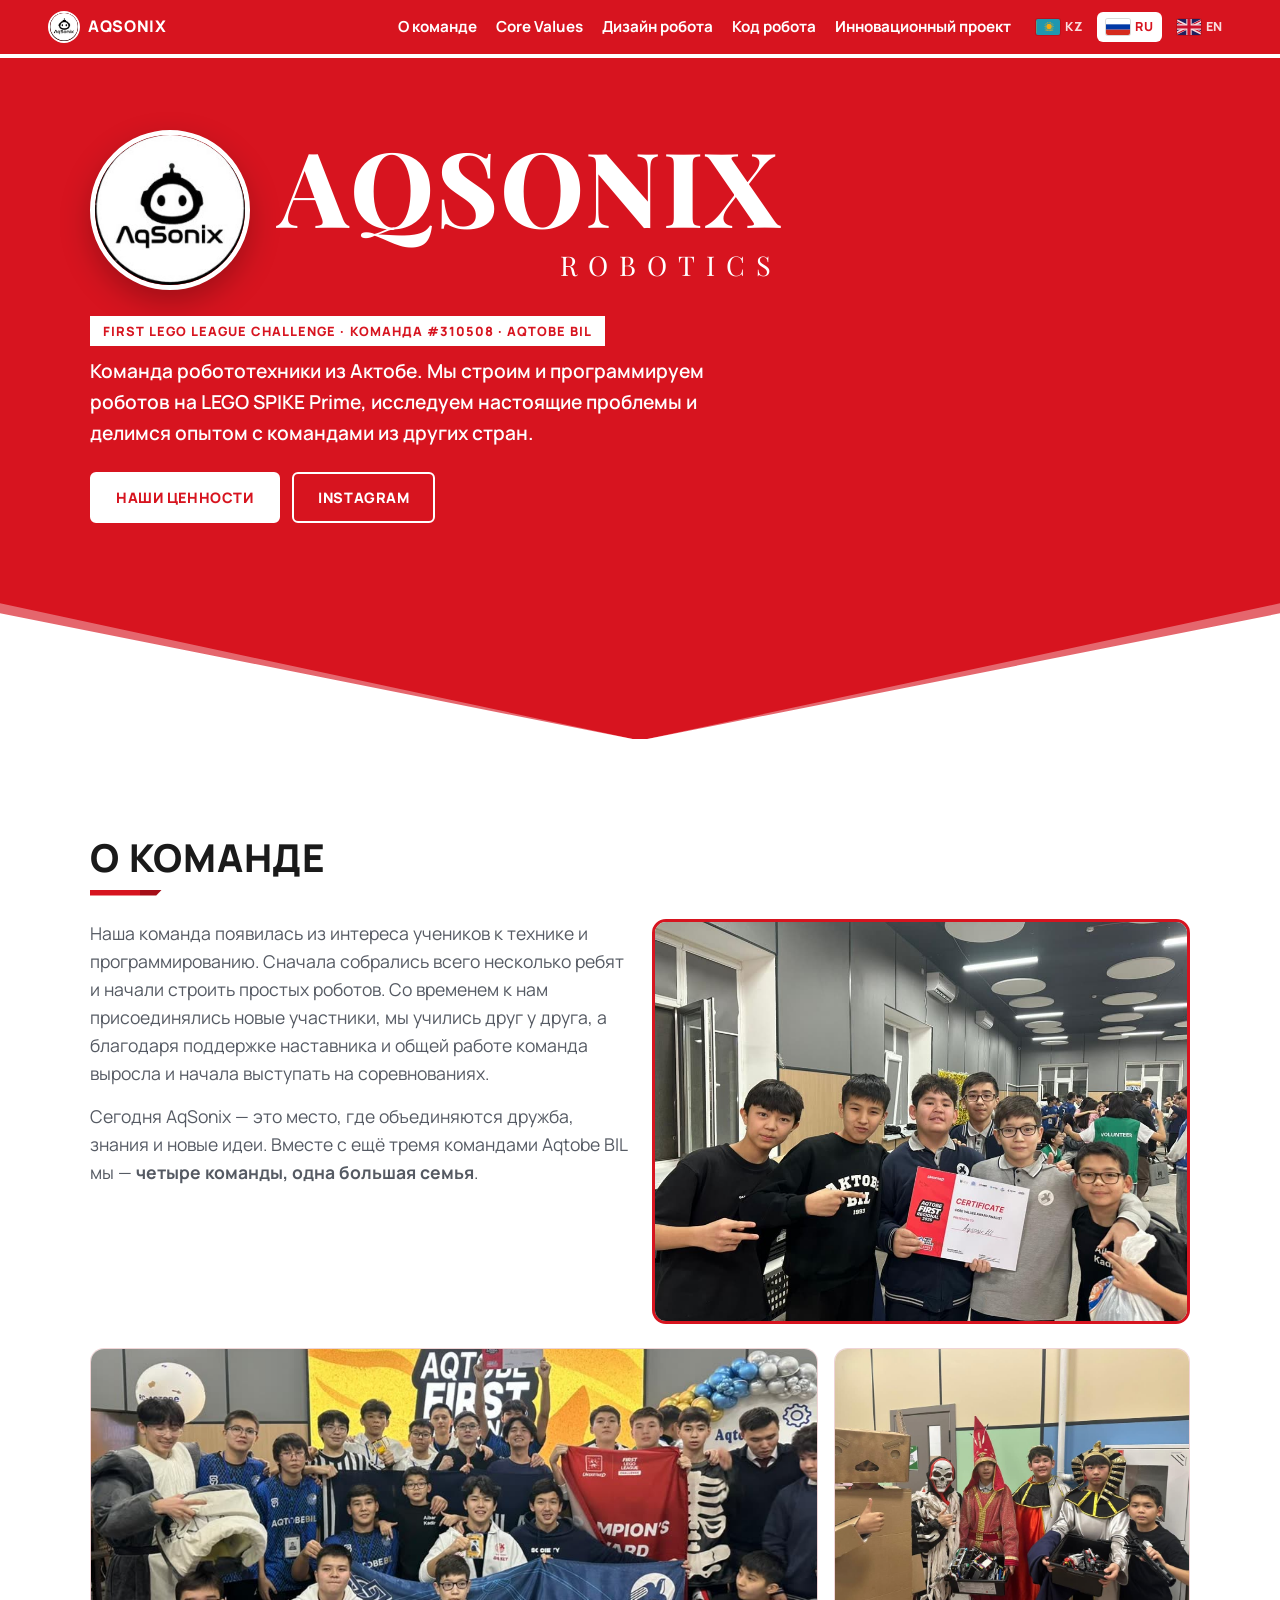
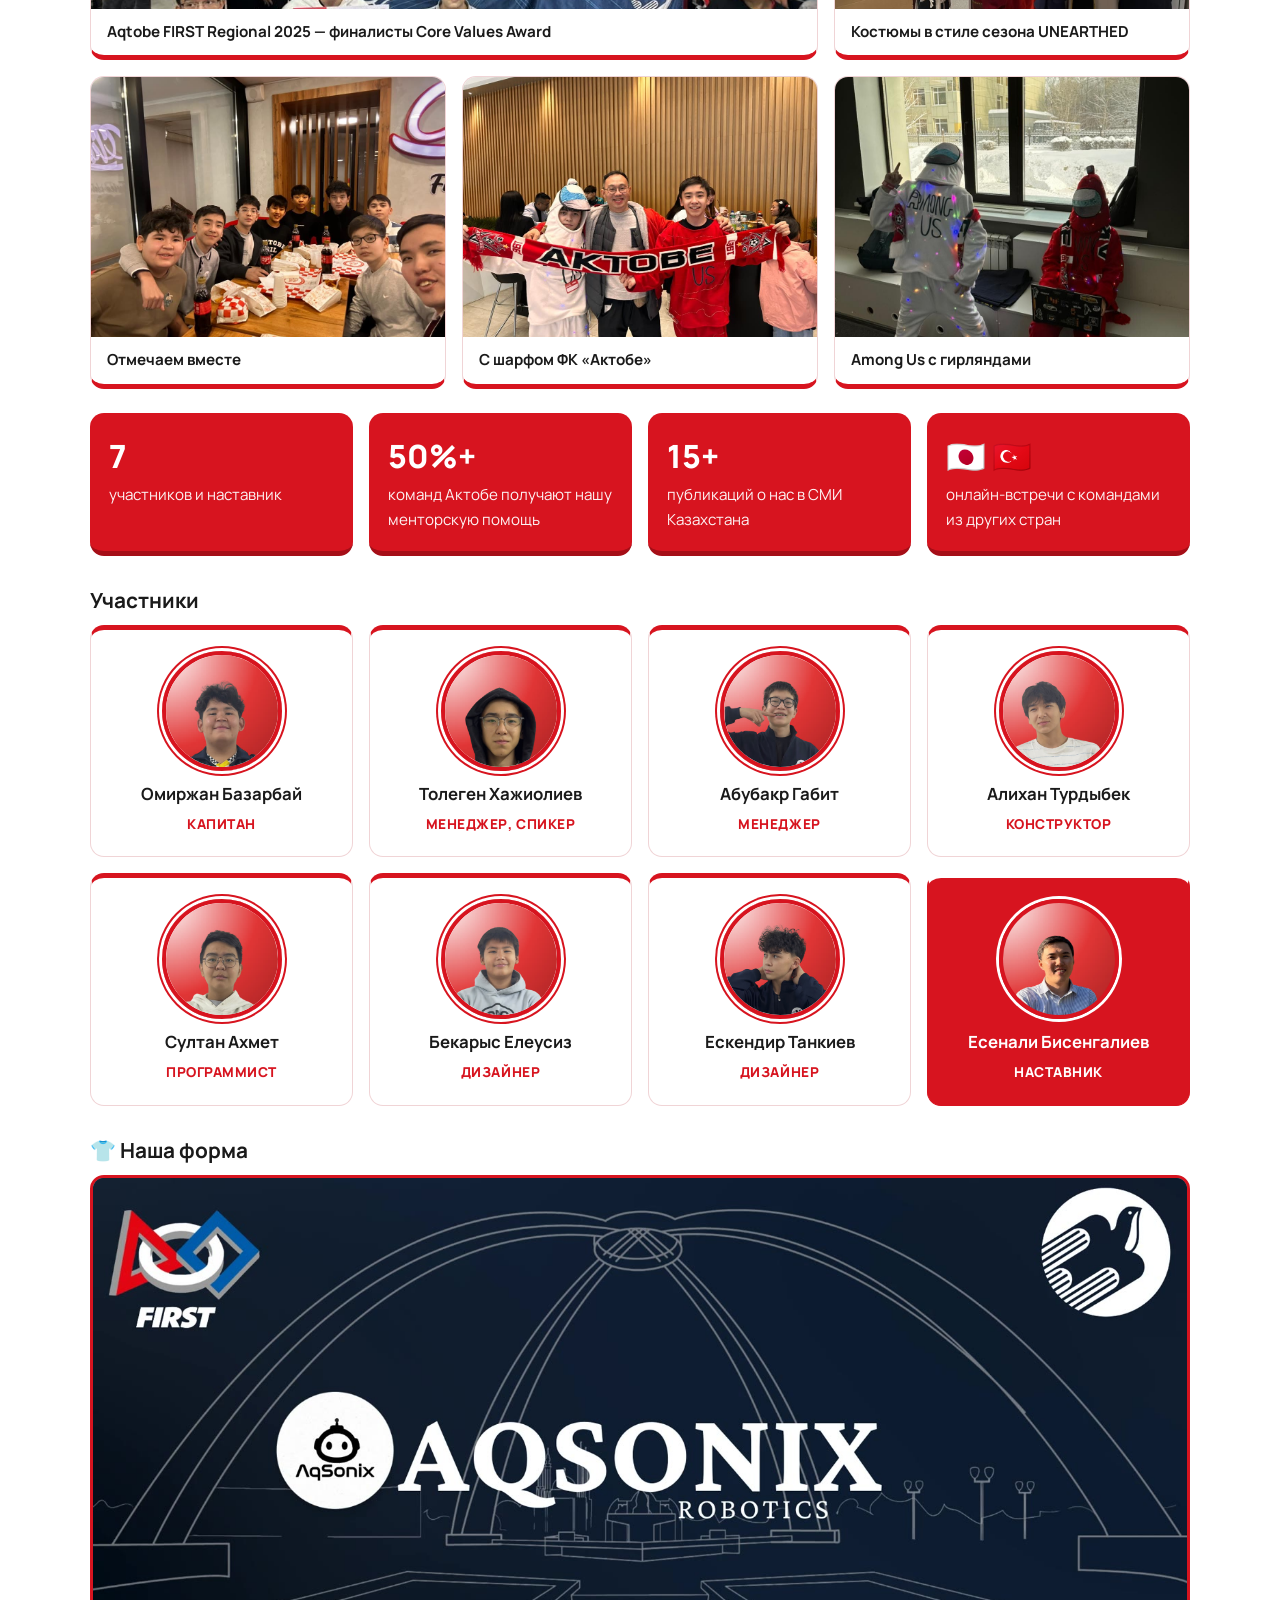
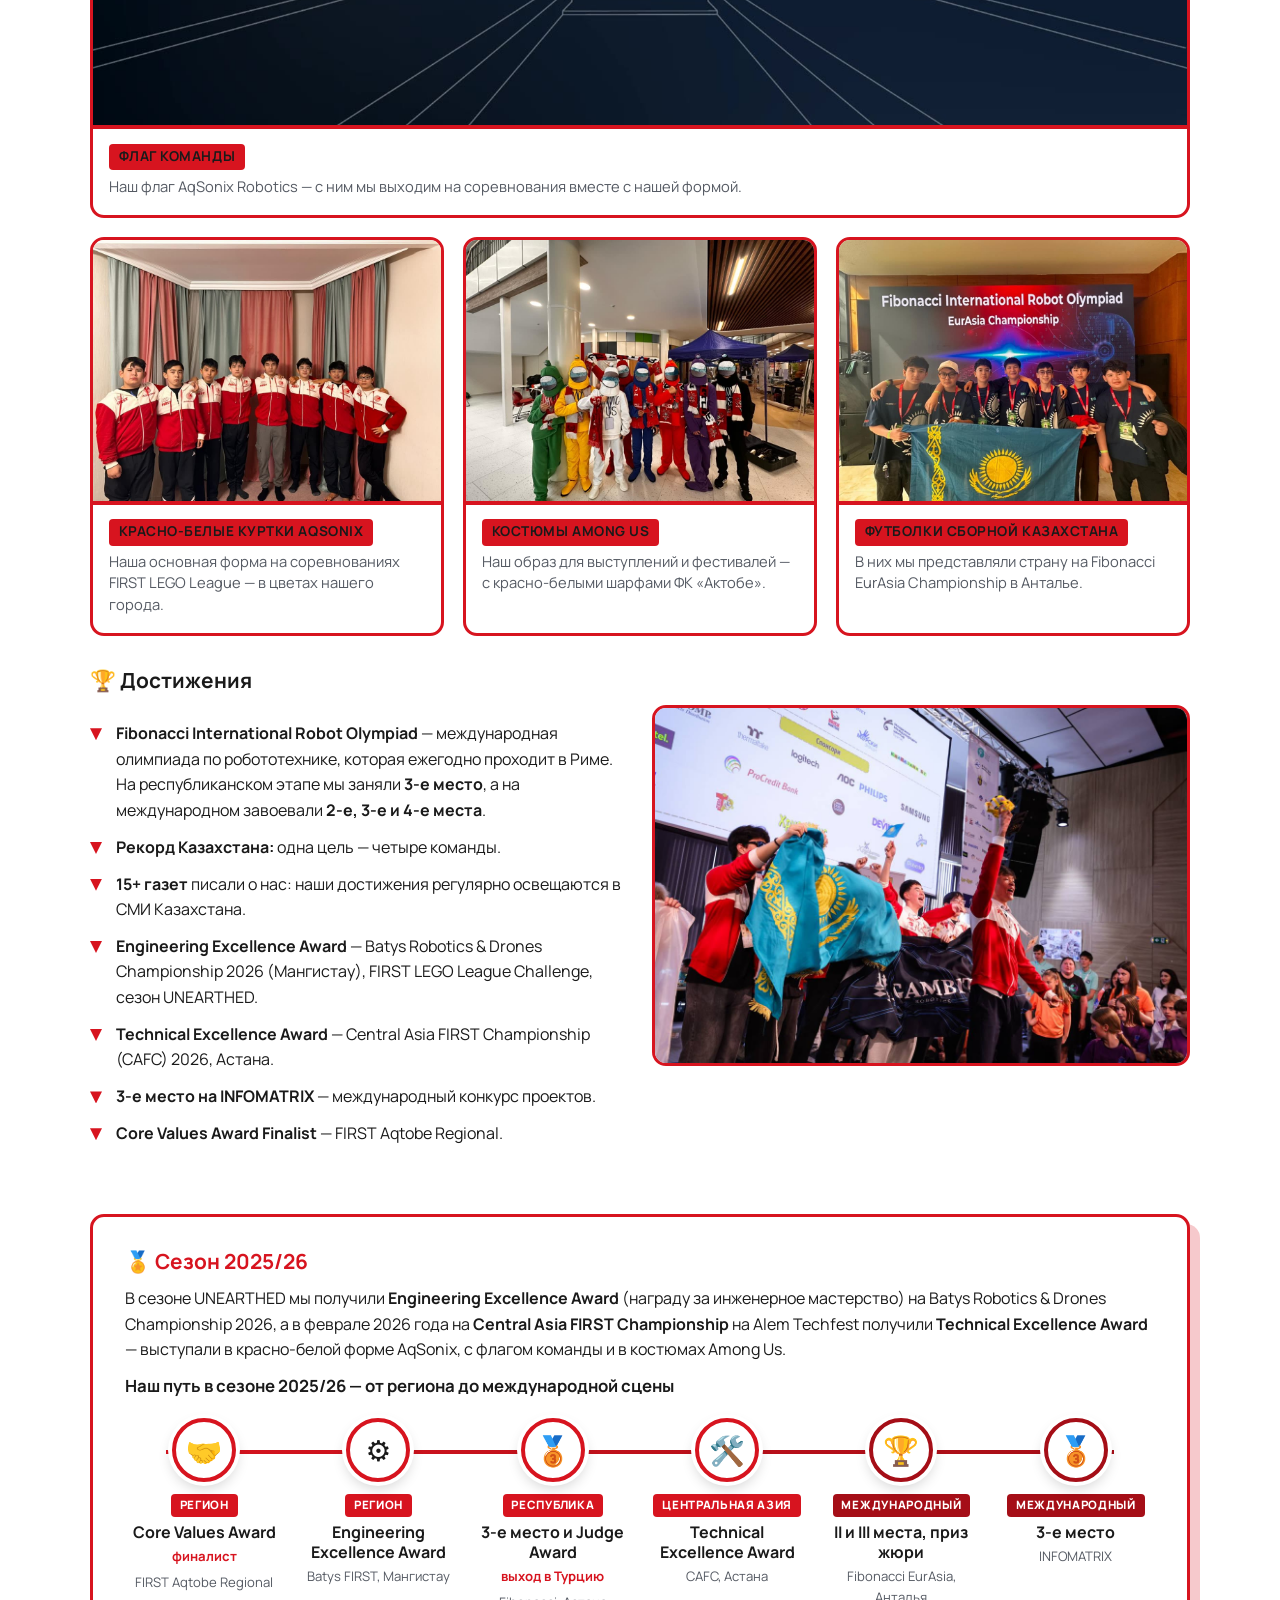
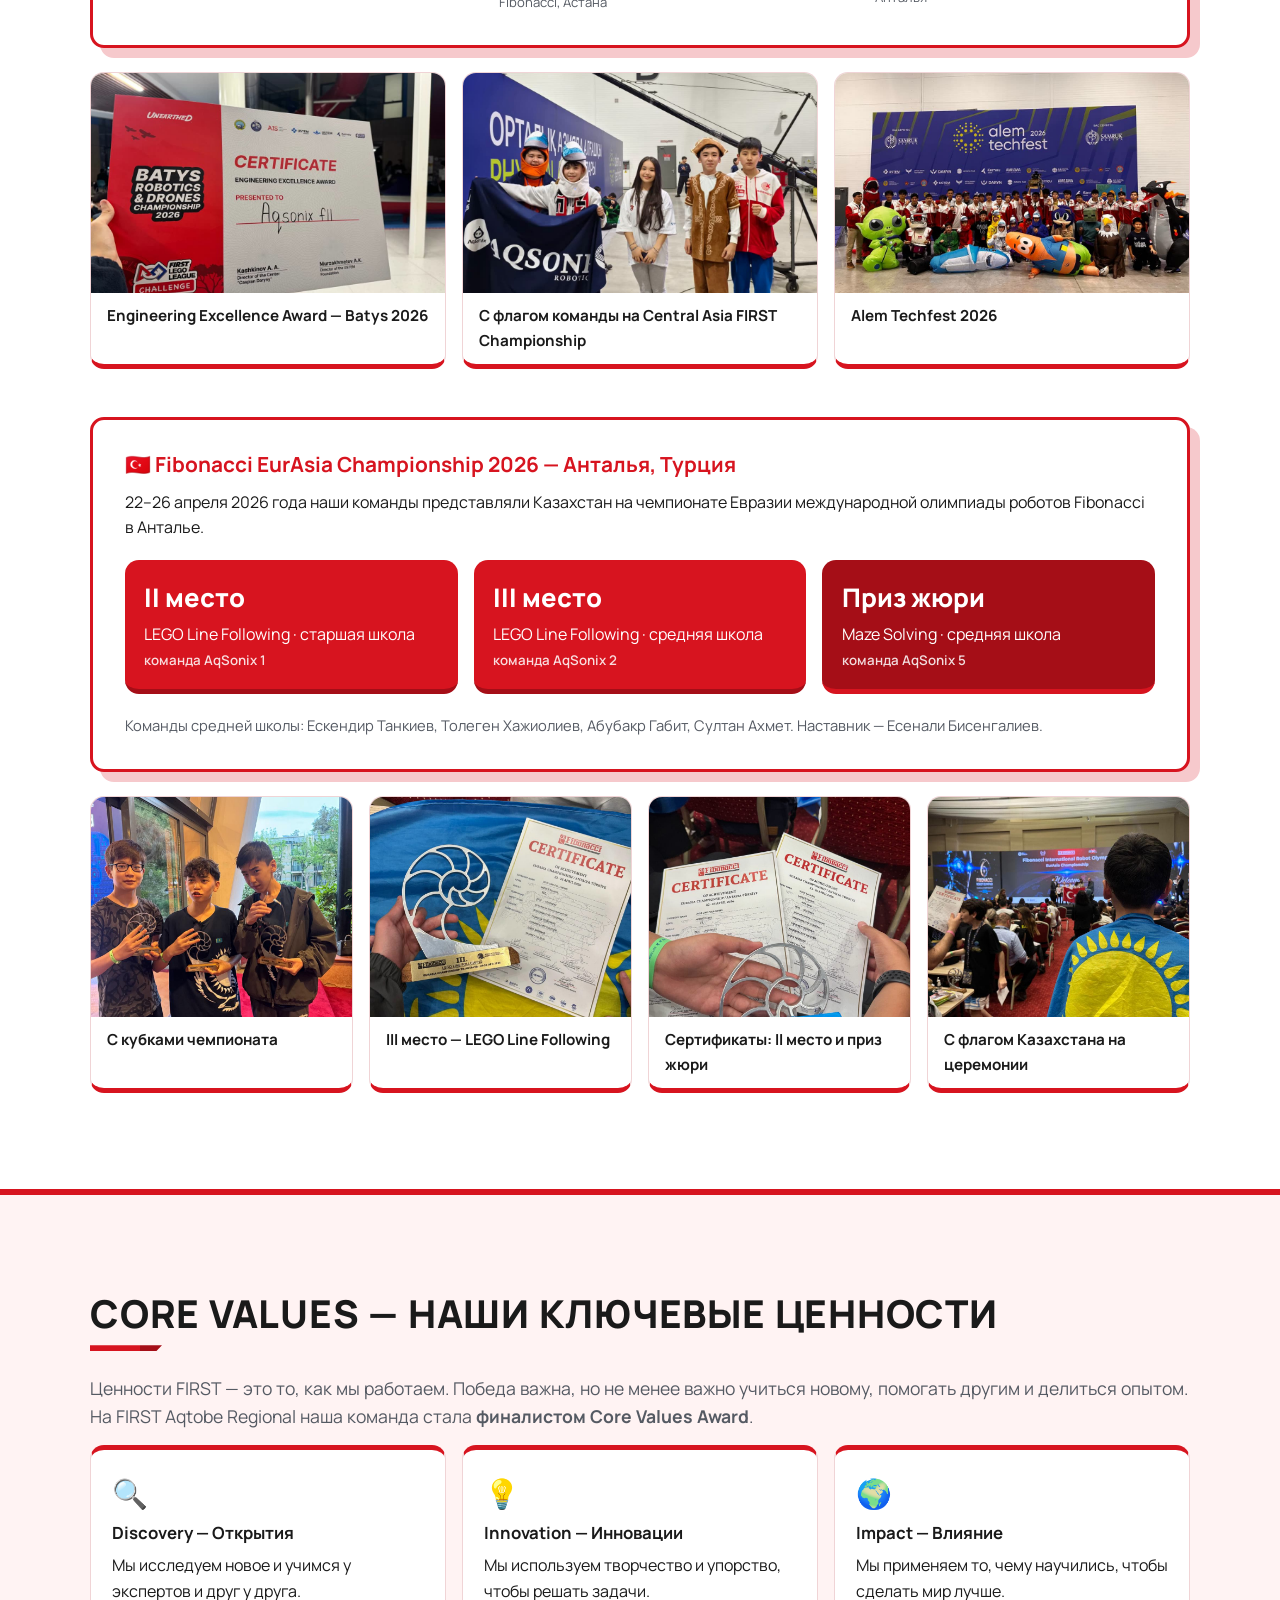
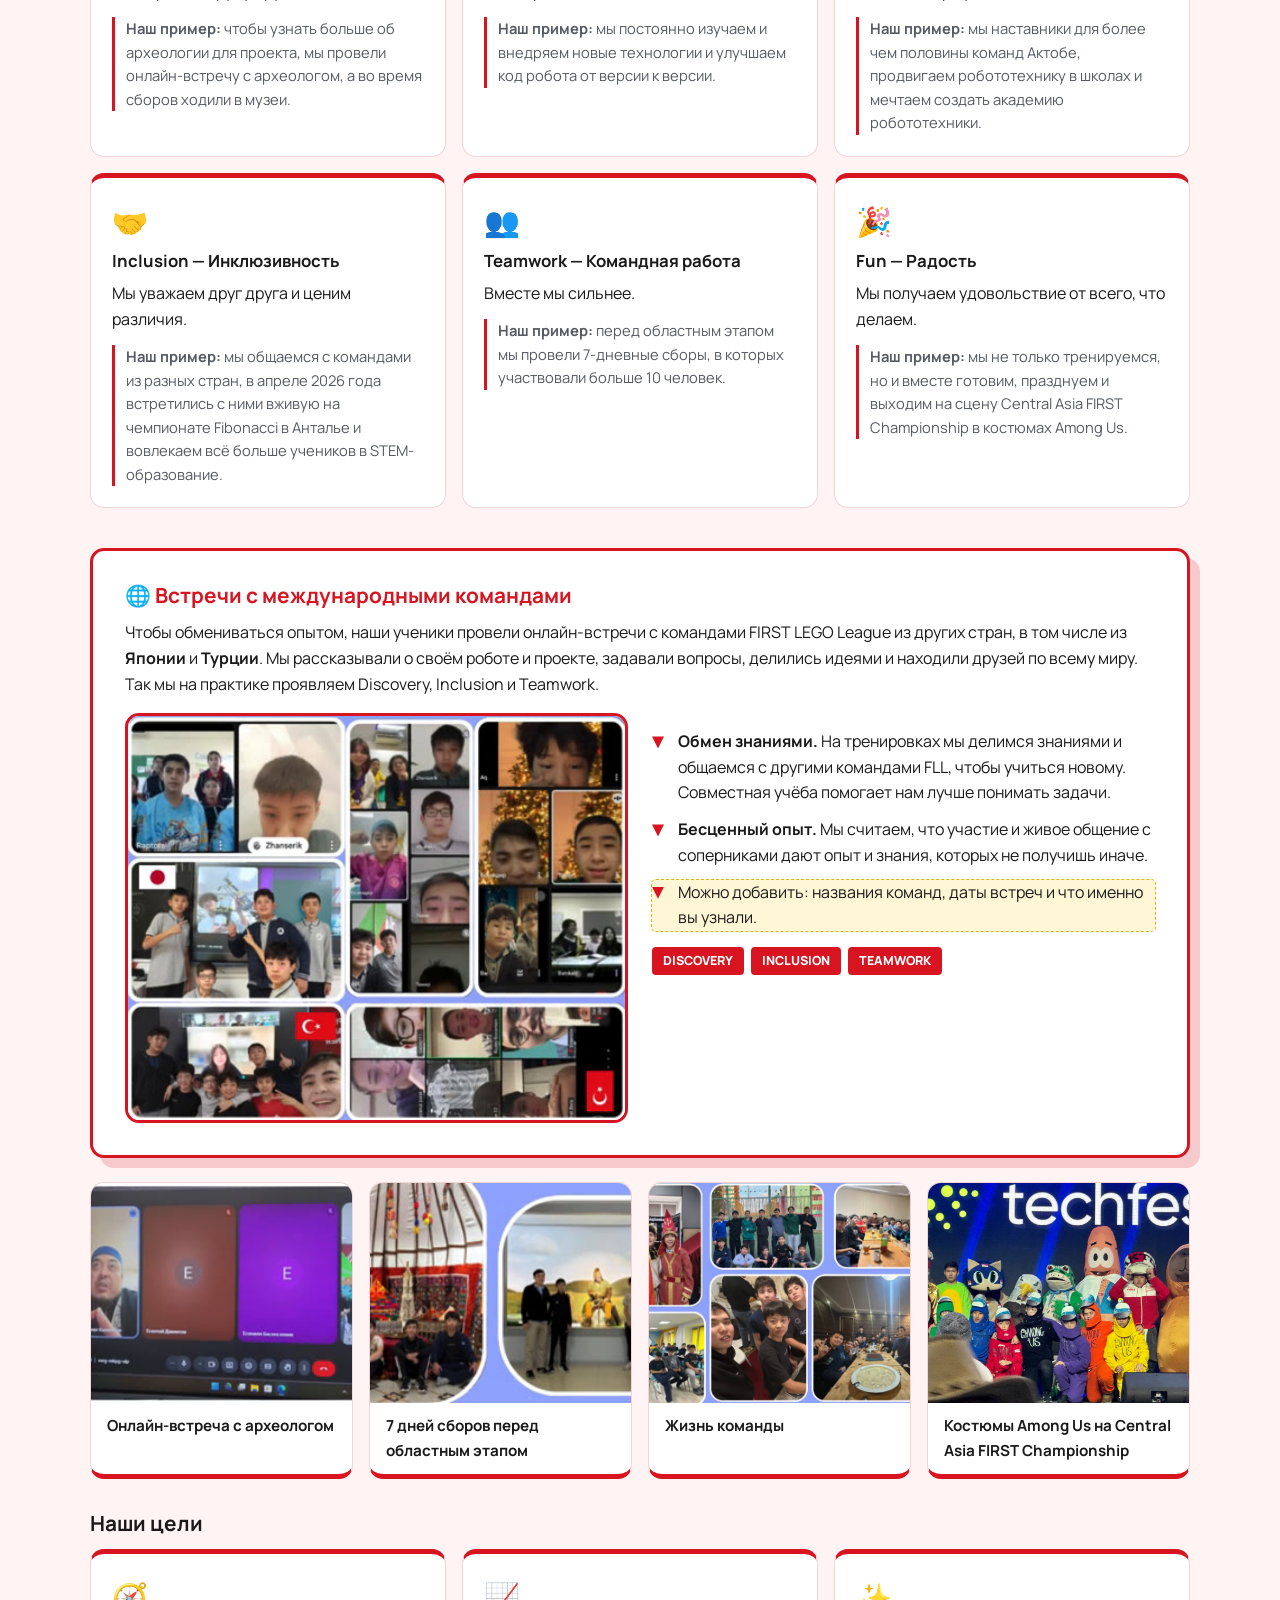
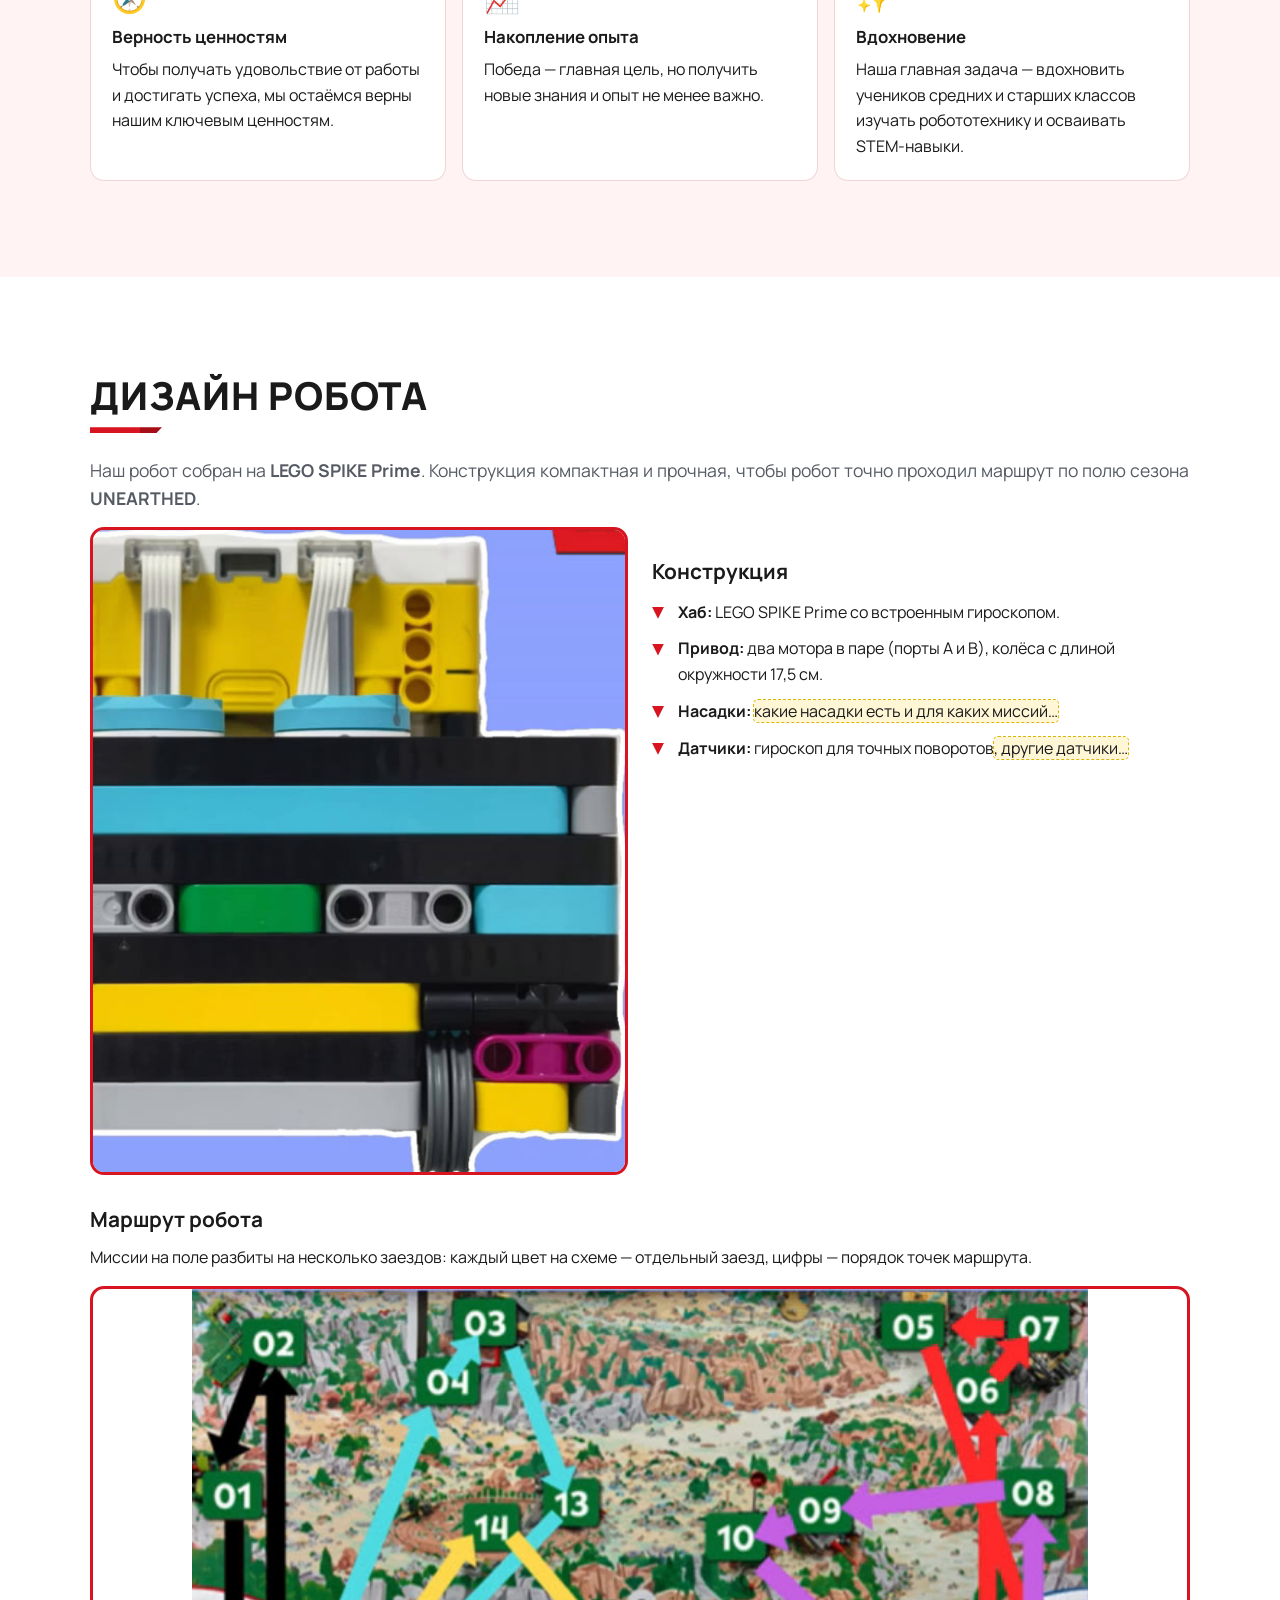
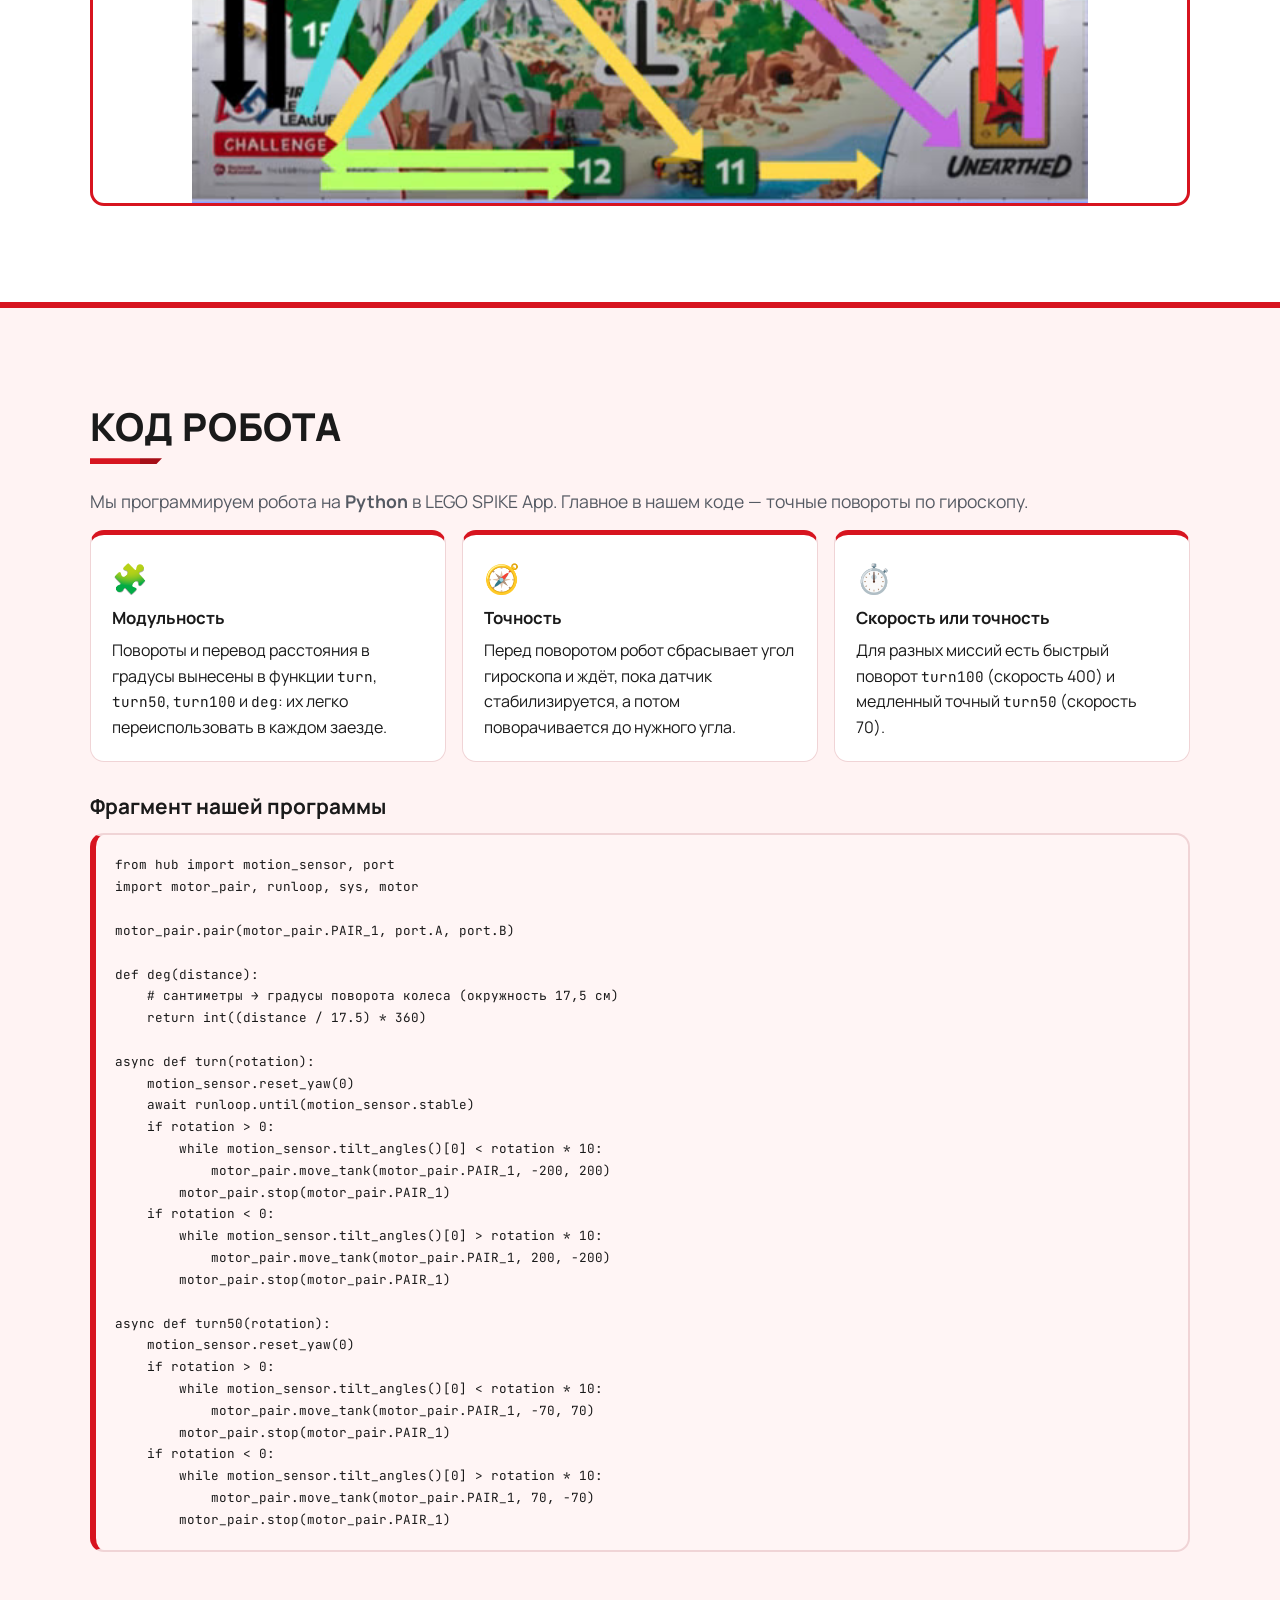
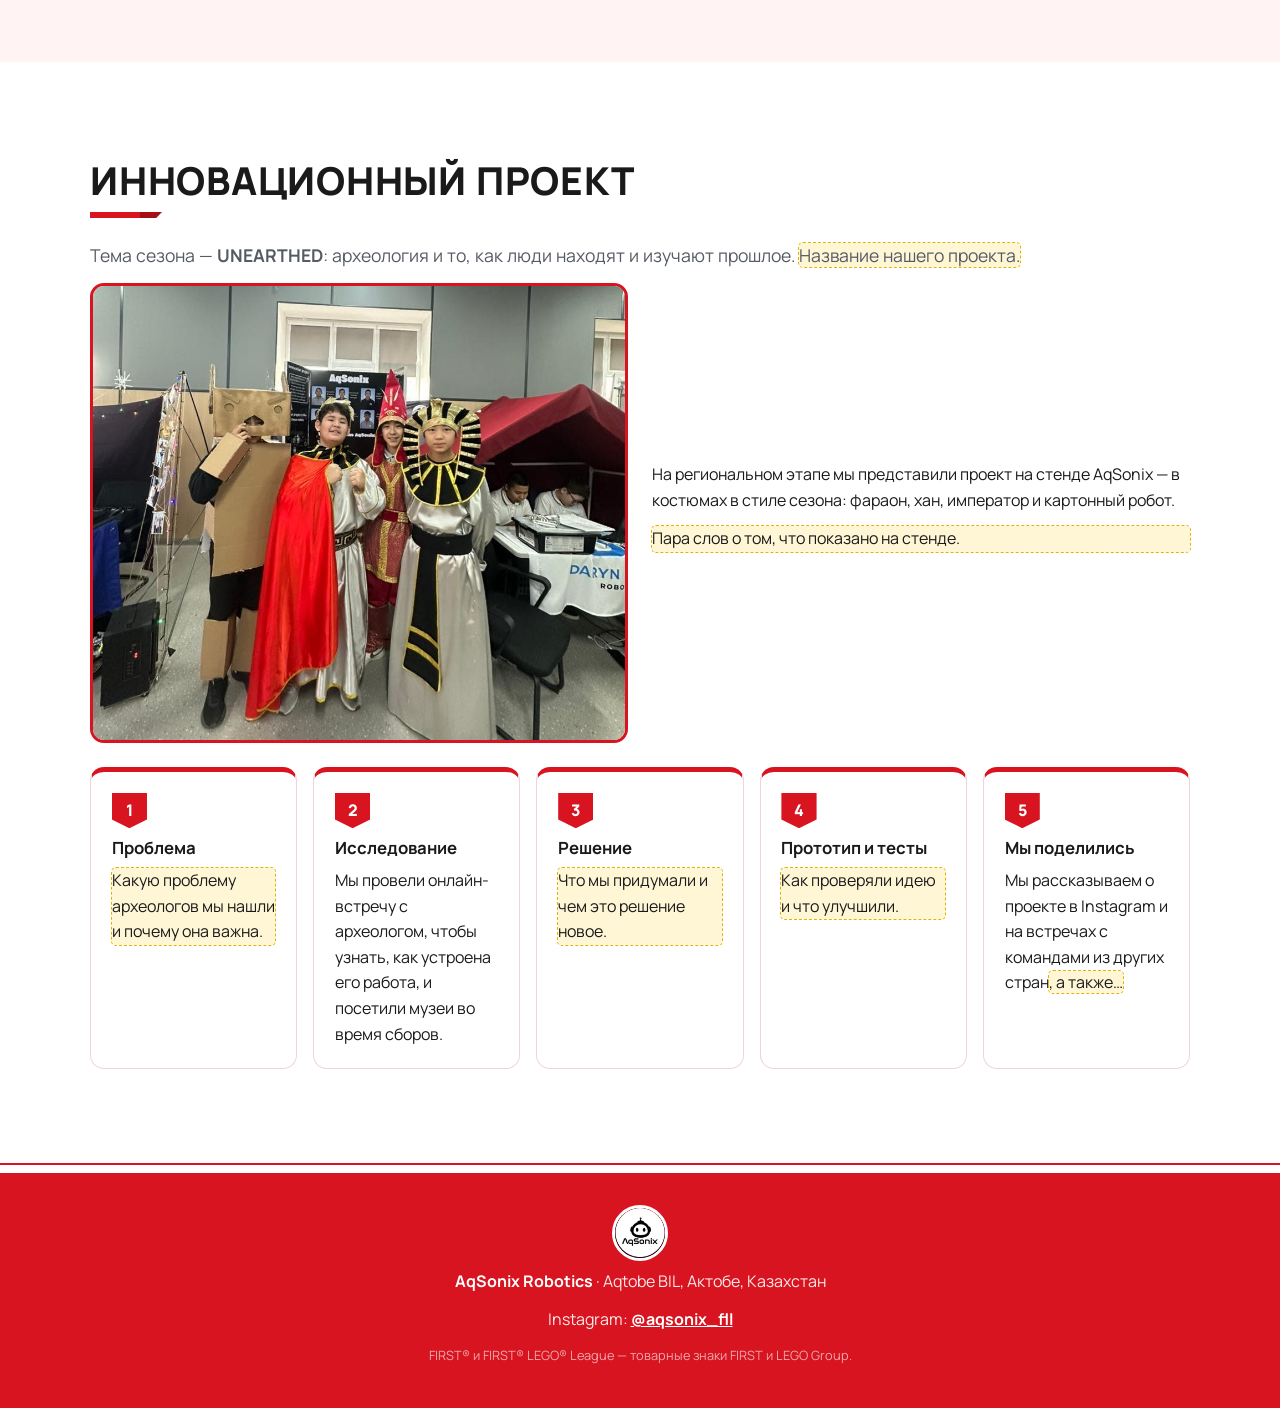
<file: index.html>
<!doctype html>
<html lang="ru">
<head>
  <meta charset="utf-8">
  <meta name="viewport" content="width=device-width, initial-scale=1">
  <title>AqSonix Robotics — команда FIRST LEGO League, Актобе</title>
  <meta name="description" content="AqSonix Robotics — команда FIRST LEGO League Challenge из Aqtobe BIL, Актобе: о команде, Core Values, встречи с международными командами, робот, код и проект.">
  <link rel="alternate" hreflang="kk" href="https://yessenali2001-rgb.github.io/aqsonix/kz.html">
  <link rel="alternate" hreflang="ru" href="https://yessenali2001-rgb.github.io/aqsonix/">
  <link rel="alternate" hreflang="en" href="https://yessenali2001-rgb.github.io/aqsonix/en.html">
  <link rel="icon" href="images/logo.jpg">
  <link rel="preconnect" href="https://fonts.googleapis.com">
  <link rel="preconnect" href="https://fonts.gstatic.com" crossorigin>
  <link href="https://fonts.googleapis.com/css2?family=Manrope:wght@400;600;800&family=Playfair+Display:wght@700;800&family=JetBrains+Mono:wght@400;600&display=swap" rel="stylesheet">
  <link rel="stylesheet" href="style.css?v=202610091521">
</head>
<body>
  <!--
    КАК ЗАПОЛНЯТЬ САЙТ
    Всё, что выделено на странице жёлтым пунктиром, — места для ваших данных.
    Найдите их в этом файле по слову class="todo", замените текст и удалите class="todo".
    Фото лежат в папке images/.
  -->

  <header class="nav">
    <a class="brand" href="#top"><img src="images/logo.jpg" alt="" width="32" height="32"> AqSonix</a>
    <button class="menu-btn" aria-label="Открыть меню" aria-expanded="false">☰</button>
    <nav class="links">
      <a href="#team">О команде</a>
      <a href="#values">Core Values</a>
      <a href="#design">Дизайн робота</a>
      <a href="#code">Код робота</a>
      <a href="#project">Инновационный проект</a>
    </nav>
    <div class="langs" aria-label="Language / Тіл / Язык">
      <a href="kz.html" hreflang="kk" lang="kk" title="Қазақша"><img src="images/flags/kz.svg" alt="" width="24" height="16"><span>KZ</span></a>
      <a href="index.html" hreflang="ru" lang="ru" title="Русский" class="active" aria-current="page"><img src="images/flags/ru.svg" alt="" width="24" height="16"><span>RU</span></a>
      <a href="en.html" hreflang="en" lang="en" title="English"><img src="images/flags/gb.svg" alt="" width="24" height="16"><span>EN</span></a>
    </div>
  </header>

  <main id="top">
    <section class="hero">
      <div class="hero-brand">
        <img class="hero-logo" src="images/logo.jpg" alt="Логотип AqSonix">
        <div>
          <h1>AQSONIX</h1>
          <p class="hero-sub">ROBOTICS</p>
        </div>
      </div>
      <p class="eyebrow">FIRST LEGO League Challenge · команда #310508 · Aqtobe BIL</p>
      <p class="lead">Команда робототехники из Актобе. Мы строим и программируем роботов на LEGO SPIKE Prime, исследуем настоящие проблемы и делимся опытом с командами из других стран.</p>
      <div class="hero-actions">
        <a class="btn" href="#values">Наши ценности</a>
        <a class="btn ghost" href="https://www.instagram.com/aqsonix_fll/" target="_blank" rel="noopener">Instagram</a>
      </div>
    </section>

    <!-- ===================== О КОМАНДЕ ===================== -->
    <section id="team" class="section">
      <h2>О команде</h2>
      <div class="split">
        <div>
          <p class="section-lead">Наша команда появилась из интереса учеников к технике и программированию. Сначала собрались всего несколько ребят и начали строить простых роботов. Со временем к нам присоединялись новые участники, мы учились друг у друга, а благодаря поддержке наставника и общей работе команда выросла и начала выступать на соревнованиях.</p>
          <p class="section-lead">Сегодня AqSonix — это место, где объединяются дружба, знания и новые идеи. Вместе с ещё тремя командами Aqtobe BIL мы — <b>четыре команды, одна большая семья</b>.</p>
        </div>
        <img class="photo" src="images/core-values-finalist.jpg" alt="Команда AqSonix с сертификатом финалиста Core Values Award на Aqtobe FIRST Regional 2025">
      </div>

      <div class="gallery team-gallery">
        <figure class="wide">
          <img src="images/aqtobe-regional-2025.jpg" alt="Команды Aqtobe BIL на Aqtobe FIRST Regional 2025">
          <figcaption>Aqtobe FIRST Regional 2025 — финалисты Core Values Award</figcaption>
        </figure>
        <figure>
          <img src="images/unearthed-costumes.jpg" alt="Команда в костюмах фараона, хана, мумии и картонного робота с роботами">
          <figcaption>Костюмы в стиле сезона UNEARTHED</figcaption>
        </figure>
        <figure>
          <img src="images/team-dinner.jpg" alt="Команда AqSonix ужинает вместе">
          <figcaption>Отмечаем вместе</figcaption>
        </figure>
        <figure>
          <img src="images/aktobe-scarf.jpg" alt="Участники AqSonix с шарфом ФК «Актобе»">
          <figcaption>С шарфом ФК «Актобе»</figcaption>
        </figure>
        <figure>
          <img src="images/among-us-lights.jpg" alt="Участники в светящихся костюмах Among Us">
          <figcaption>Among Us с гирляндами</figcaption>
        </figure>
      </div>

      <div class="stats">
        <div class="stat"><b>7</b><span>участников и наставник</span></div>
        <div class="stat"><b>50%+</b><span>команд Актобе получают нашу менторскую помощь</span></div>
        <div class="stat"><b>15+</b><span>публикаций о нас в СМИ Казахстана</span></div>
        <div class="stat"><b>🇯🇵 🇹🇷</b><span>онлайн-встречи с командами из других стран</span></div>
      </div>

      <h3>Участники</h3>
      <div class="cards members">
        <article class="card member">
          <img class="avatar" src="images/member-omirzhan.jpg" alt="Омиржан Базарбай">
          <h4>Омиржан Базарбай</h4>
          <p class="role">Капитан</p>
        </article>
        <article class="card member">
          <img class="avatar" src="images/member-tolegen.jpg" alt="Толеген Хажиолиев">
          <h4>Толеген Хажиолиев</h4>
          <p class="role">Менеджер, спикер</p>
        </article>
        <article class="card member">
          <img class="avatar" src="images/member-abubakr.jpg" alt="Абубакр Габит">
          <h4>Абубакр Габит</h4>
          <p class="role">Менеджер</p>
        </article>
        <article class="card member">
          <img class="avatar" src="images/member-alikhan.jpg" alt="Алихан Турдыбек">
          <h4>Алихан Турдыбек</h4>
          <p class="role">Конструктор</p>
        </article>
        <article class="card member">
          <img class="avatar" src="images/member-sultan.jpg" alt="Султан Ахмет">
          <h4>Султан Ахмет</h4>
          <p class="role">Программист</p>
        </article>
        <article class="card member">
          <img class="avatar" src="images/member-bekarys.jpg" alt="Бекарыс Елеусиз">
          <h4>Бекарыс Елеусиз</h4>
          <p class="role">Дизайнер</p>
        </article>
        <article class="card member">
          <img class="avatar" src="images/member-eskendir.jpg" alt="Ескендир Танкиев">
          <h4>Ескендир Танкиев</h4>
          <p class="role">Дизайнер</p>
        </article>
        <article class="card member mentor">
          <img class="avatar" src="images/member-yessenali.jpg" alt="Есенали Бисенгалиев">
          <h4>Есенали Бисенгалиев</h4>
          <p class="role">Наставник</p>
        </article>
      </div>

      <h3>👕 Наша форма</h3>
      <div class="uniforms">
        <figure class="uniform flag-card">
          <img src="images/flag.jpg" alt="Флаг команды AqSonix Robotics">
          <figcaption><b>Флаг команды</b><span>Наш флаг AqSonix Robotics — с ним мы выходим на соревнования вместе с нашей формой.</span></figcaption>
        </figure>
        <figure class="uniform">
          <img src="images/uniform-jackets.jpg" alt="Команда AqSonix в красно-белых куртках">
          <figcaption><b>Красно-белые куртки AqSonix</b><span>Наша основная форма на соревнованиях FIRST LEGO League — в цветах нашего города.</span></figcaption>
        </figure>
        <figure class="uniform">
          <img src="images/uniform-among-us.jpg" alt="Команда в костюмах Among Us с шарфами ФК «Актобе»">
          <figcaption><b>Костюмы Among Us</b><span>Наш образ для выступлений и фестивалей — с красно-белыми шарфами ФК «Актобе».</span></figcaption>
        </figure>
        <figure class="uniform">
          <img src="images/uniform-fibonacci.jpg" alt="Команда в футболках сборной Казахстана на Fibonacci EurAsia Championship">
          <figcaption><b>Футболки сборной Казахстана</b><span>В них мы представляли страну на Fibonacci EurAsia Championship в Анталье.</span></figcaption>
        </figure>
      </div>

      <h3>🏆 Достижения</h3>
      <div class="split">
        <ul class="checklist">
          <li><b>Fibonacci International Robot Olympiad</b> — международная олимпиада по робототехнике, которая ежегодно проходит в Риме. На республиканском этапе мы заняли <b>3-е место</b>, а на международном завоевали <b>2-е, 3-е и 4-е места</b>.</li>
          <li><b>Рекорд Казахстана:</b> одна цель — четыре команды.</li>
          <li><b>15+ газет</b> писали о нас: наши достижения регулярно освещаются в СМИ Казахстана.</li>
          <li><b>Engineering Excellence Award</b> — Batys Robotics &amp; Drones Championship 2026 (Мангистау), FIRST LEGO League Challenge, сезон UNEARTHED.</li>
          <li><b>Technical Excellence Award</b> — Central Asia FIRST Championship (CAFC) 2026, Астана.</li>
          <li><b>3-е место на INFOMATRIX</b> — международный конкурс проектов.</li>
          <li><b>Core Values Award Finalist</b> — FIRST Aqtobe Regional.</li>
        </ul>
        <img class="photo" src="images/fibonacci-flag.jpg" alt="Команды Aqtobe BIL с флагом Казахстана на олимпиаде Fibonacci">
      </div>

      <div class="highlight">
        <h3>🏅 Сезон 2025/26</h3>
        <p>В сезоне UNEARTHED мы получили <b>Engineering Excellence Award</b> (награду за инженерное мастерство) на Batys Robotics &amp; Drones Championship 2026, а в феврале 2026 года на <b>Central Asia FIRST Championship</b> на Alem Techfest получили <b>Technical Excellence Award</b> — выступали в красно-белой форме AqSonix, с флагом команды и в костюмах Among Us.</p>
        <h4>Наш путь в сезоне 2025/26 — от региона до международной сцены</h4>
        <ol class="journey">
          <li>
            <span class="badge">🤝</span>
            <span class="level">Регион</span>
            <b>Core Values Award</b>
            <span class="award-note">финалист</span>
            <small>FIRST Aqtobe Regional</small>
          </li>
          <li>
            <span class="badge">⚙️</span>
            <span class="level">Регион</span>
            <b>Engineering Excellence Award</b>
            <small>Batys FIRST, Мангистау</small>
          </li>
          <li>
            <span class="badge">🥉</span>
            <span class="level">Республика</span>
            <b>3-е место и Judge Award</b>
            <span class="award-note">выход в Турцию</span>
            <small>Fibonacci, Астана</small>
          </li>
          <li>
            <span class="badge">🛠️</span>
            <span class="level">Центральная Азия</span>
            <b>Technical Excellence Award</b>
            <small>CAFC, Астана</small>
          </li>
          <li>
            <span class="badge">🏆</span>
            <span class="level">Международный</span>
            <b>II и III места, приз жюри</b>
            <small>Fibonacci EurAsia, Анталья</small>
          </li>
          <li>
            <span class="badge">🥉</span>
            <span class="level">Международный</span>
            <b>3-е место</b>
            <small>INFOMATRIX</small>
          </li>
        </ol>
      </div>

      <div class="gallery">
        <figure>
          <img src="images/batys-2026-engineering-award.jpg" alt="Сертификат Engineering Excellence Award, Batys Robotics and Drones Championship 2026">
          <figcaption>Engineering Excellence Award — Batys 2026</figcaption>
        </figure>
        <figure>
          <img src="images/central-asia-2026-team-flag.jpg" alt="Команда AqSonix с флагом на Central Asia FIRST Championship">
          <figcaption>С флагом команды на Central Asia FIRST Championship</figcaption>
        </figure>
        <figure>
          <img src="images/central-asia-2026-techfest.jpg" alt="Общее фото участников на Alem Techfest 2026">
          <figcaption>Alem Techfest 2026</figcaption>
        </figure>
      </div>

      <div class="highlight">
        <h3>🇹🇷 Fibonacci EurAsia Championship 2026 — Анталья, Турция</h3>
        <p>22–26 апреля 2026 года наши команды представляли Казахстан на чемпионате Евразии международной олимпиады роботов Fibonacci в Анталье.</p>
        <div class="results">
          <div class="result gold-2"><b>II место</b><span>LEGO Line Following · старшая школа</span><small>команда AqSonix 1</small></div>
          <div class="result gold-3"><b>III место</b><span>LEGO Line Following · средняя школа</span><small>команда AqSonix 2</small></div>
          <div class="result jury"><b>Приз жюри</b><span>Maze Solving · средняя школа</span><small>команда AqSonix 5</small></div>
        </div>
        <p class="small-note">Команды средней школы: Ескендир Танкиев, Толеген Хажиолиев, Абубакр Габит, Султан Ахмет. Наставник — Есенали Бисенгалиев.</p>
      </div>

      <div class="gallery">
        <figure>
          <img src="images/fibonacci-2026-trophies.jpg" alt="Участники AqSonix с кубками Fibonacci">
          <figcaption>С кубками чемпионата</figcaption>
        </figure>
        <figure>
          <img src="images/fibonacci-2026-third-place.jpg" alt="Кубок и сертификат за III место в LEGO Line Following">
          <figcaption>III место — LEGO Line Following</figcaption>
        </figure>
        <figure>
          <img src="images/fibonacci-2026-certificates.jpg" alt="Сертификаты Fibonacci EurAsia Championship">
          <figcaption>Сертификаты: II место и приз жюри</figcaption>
        </figure>
        <figure>
          <img src="images/fibonacci-2026-hall.jpg" alt="Участник с флагом Казахстана на церемонии Fibonacci">
          <figcaption>С флагом Казахстана на церемонии</figcaption>
        </figure>
      </div>
    </section>

    <!-- ===================== CORE VALUES ===================== -->
    <section id="values" class="section alt">
      <h2>Core Values — наши ключевые ценности</h2>
      <p class="section-lead">Ценности FIRST — это то, как мы работаем. Победа важна, но не менее важно учиться новому, помогать другим и делиться опытом. На FIRST Aqtobe Regional наша команда стала <b>финалистом Core Values Award</b>.</p>

      <div class="cards values">
        <article class="card value">
          <div class="icon">🔍</div>
          <h4>Discovery — Открытия</h4>
          <p>Мы исследуем новое и учимся у экспертов и друг у друга.</p>
          <p class="example"><b>Наш пример:</b> чтобы узнать больше об археологии для проекта, мы провели онлайн-встречу с археологом, а во время сборов ходили в музеи.</p>
        </article>
        <article class="card value">
          <div class="icon">💡</div>
          <h4>Innovation — Инновации</h4>
          <p>Мы используем творчество и упорство, чтобы решать задачи.</p>
          <p class="example"><b>Наш пример:</b> мы постоянно изучаем и внедряем новые технологии и улучшаем код робота от версии к версии.</p>
        </article>
        <article class="card value">
          <div class="icon">🌍</div>
          <h4>Impact — Влияние</h4>
          <p>Мы применяем то, чему научились, чтобы сделать мир лучше.</p>
          <p class="example"><b>Наш пример:</b> мы наставники для более чем половины команд Актобе, продвигаем робототехнику в школах и мечтаем создать академию робототехники.</p>
        </article>
        <article class="card value">
          <div class="icon">🤝</div>
          <h4>Inclusion — Инклюзивность</h4>
          <p>Мы уважаем друг друга и ценим различия.</p>
          <p class="example"><b>Наш пример:</b> мы общаемся с командами из разных стран, в апреле 2026 года встретились с ними вживую на чемпионате Fibonacci в Анталье и вовлекаем всё больше учеников в STEM-образование.</p>
        </article>
        <article class="card value">
          <div class="icon">👥</div>
          <h4>Teamwork — Командная работа</h4>
          <p>Вместе мы сильнее.</p>
          <p class="example"><b>Наш пример:</b> перед областным этапом мы провели 7-дневные сборы, в которых участвовали больше 10 человек.</p>
        </article>
        <article class="card value">
          <div class="icon">🎉</div>
          <h4>Fun — Радость</h4>
          <p>Мы получаем удовольствие от всего, что делаем.</p>
          <p class="example"><b>Наш пример:</b> мы не только тренируемся, но и вместе готовим, празднуем и выходим на сцену Central Asia FIRST Championship в костюмах Among Us.</p>
        </article>
      </div>

      <div class="highlight">
        <h3>🌐 Встречи с международными командами</h3>
        <p>Чтобы обмениваться опытом, наши ученики провели онлайн-встречи с командами FIRST LEGO League из других стран, в том числе из <b>Японии</b> и <b>Турции</b>. Мы рассказывали о своём роботе и проекте, задавали вопросы, делились идеями и находили друзей по всему миру. Так мы на практике проявляем Discovery, Inclusion и Teamwork.</p>
        <div class="split">
          <img class="photo" src="images/international-meetings.jpg" alt="Скриншоты онлайн-встреч с командами из Японии и Турции">
          <div>
            <ul class="checklist">
              <li><b>Обмен знаниями.</b> На тренировках мы делимся знаниями и общаемся с другими командами FLL, чтобы учиться новому. Совместная учёба помогает нам лучше понимать задачи.</li>
              <li><b>Бесценный опыт.</b> Мы считаем, что участие и живое общение с соперниками дают опыт и знания, которых не получишь иначе.</li>
              <li class="todo">Можно добавить: названия команд, даты встреч и что именно вы узнали.</li>
            </ul>
            <p class="values-tags"><span>Discovery</span><span>Inclusion</span><span>Teamwork</span></p>
          </div>
        </div>
      </div>

      <div class="gallery">
        <figure>
          <img src="images/archaeologist-meeting.jpg" alt="Онлайн-встреча с археологом">
          <figcaption>Онлайн-встреча с археологом</figcaption>
        </figure>
        <figure>
          <img src="images/regional-camp.jpg" alt="Сборы перед областным этапом">
          <figcaption>7 дней сборов перед областным этапом</figcaption>
        </figure>
        <figure>
          <img src="images/team-history.jpg" alt="Жизнь команды">
          <figcaption>Жизнь команды</figcaption>
        </figure>
        <figure>
          <img src="images/techfest-costumes.jpg" alt="Команда в костюмах Among Us на сцене Techfest">
          <figcaption>Костюмы Among Us на Central Asia FIRST Championship</figcaption>
        </figure>
      </div>

      <h3>Наши цели</h3>
      <div class="cards">
        <article class="card">
          <div class="icon">🧭</div>
          <h4>Верность ценностям</h4>
          <p>Чтобы получать удовольствие от работы и достигать успеха, мы остаёмся верны нашим ключевым ценностям.</p>
        </article>
        <article class="card">
          <div class="icon">📈</div>
          <h4>Накопление опыта</h4>
          <p>Победа — главная цель, но получить новые знания и опыт не менее важно.</p>
        </article>
        <article class="card">
          <div class="icon">✨</div>
          <h4>Вдохновение</h4>
          <p>Наша главная задача — вдохновить учеников средних и старших классов изучать робототехнику и осваивать STEM-навыки.</p>
        </article>
      </div>
    </section>

    <!-- ===================== ДИЗАЙН РОБОТА ===================== -->
    <section id="design" class="section">
      <h2>Дизайн робота</h2>
      <p class="section-lead">Наш робот собран на <b>LEGO SPIKE Prime</b>. Конструкция компактная и прочная, чтобы робот точно проходил маршрут по полю сезона <b>UNEARTHED</b>.</p>

      <div class="split">
        <img class="photo" src="images/robot.jpg" alt="Робот команды AqSonix">
        <div>
          <h3>Конструкция</h3>
          <ul class="checklist">
            <li><b>Хаб:</b> LEGO SPIKE Prime со встроенным гироскопом.</li>
            <li><b>Привод:</b> два мотора в паре (порты A и B), колёса с длиной окружности 17,5 см.</li>
            <li><b>Насадки:</b> <span class="todo">какие насадки есть и для каких миссий…</span></li>
            <li><b>Датчики:</b> гироскоп для точных поворотов<span class="todo">, другие датчики…</span></li>
          </ul>
        </div>
      </div>

      <h3>Маршрут робота</h3>
      <p>Миссии на поле разбиты на несколько заездов: каждый цвет на схеме — отдельный заезд, цифры — порядок точек маршрута.</p>
      <img class="photo wide" src="images/robot-path.jpg" alt="Схема маршрута робота по полю UNEARTHED">
    </section>

    <!-- ===================== КОД РОБОТА ===================== -->
    <section id="code" class="section alt">
      <h2>Код робота</h2>
      <p class="section-lead">Мы программируем робота на <b>Python</b> в LEGO SPIKE App. Главное в нашем коде — точные повороты по гироскопу.</p>

      <div class="cards code-ideas">
        <article class="card">
          <div class="icon">🧩</div>
          <h4>Модульность</h4>
          <p>Повороты и перевод расстояния в градусы вынесены в функции <code>turn</code>, <code>turn50</code>, <code>turn100</code> и <code>deg</code>: их легко переиспользовать в каждом заезде.</p>
        </article>
        <article class="card">
          <div class="icon">🧭</div>
          <h4>Точность</h4>
          <p>Перед поворотом робот сбрасывает угол гироскопа и ждёт, пока датчик стабилизируется, а потом поворачивается до нужного угла.</p>
        </article>
        <article class="card">
          <div class="icon">⏱️</div>
          <h4>Скорость или точность</h4>
          <p>Для разных миссий есть быстрый поворот <code>turn100</code> (скорость 400) и медленный точный <code>turn50</code> (скорость 70).</p>
        </article>
      </div>

      <h3>Фрагмент нашей программы</h3>
<pre class="code"><code>from hub import motion_sensor, port
import motor_pair, runloop, sys, motor

motor_pair.pair(motor_pair.PAIR_1, port.A, port.B)

def deg(distance):
    # сантиметры → градусы поворота колеса (окружность 17,5 см)
    return int((distance / 17.5) * 360)

async def turn(rotation):
    motion_sensor.reset_yaw(0)
    await runloop.until(motion_sensor.stable)
    if rotation &gt; 0:
        while motion_sensor.tilt_angles()[0] &lt; rotation * 10:
            motor_pair.move_tank(motor_pair.PAIR_1, -200, 200)
        motor_pair.stop(motor_pair.PAIR_1)
    if rotation &lt; 0:
        while motion_sensor.tilt_angles()[0] &gt; rotation * 10:
            motor_pair.move_tank(motor_pair.PAIR_1, 200, -200)
        motor_pair.stop(motor_pair.PAIR_1)

async def turn50(rotation):
    motion_sensor.reset_yaw(0)
    if rotation &gt; 0:
        while motion_sensor.tilt_angles()[0] &lt; rotation * 10:
            motor_pair.move_tank(motor_pair.PAIR_1, -70, 70)
        motor_pair.stop(motor_pair.PAIR_1)
    if rotation &lt; 0:
        while motion_sensor.tilt_angles()[0] &gt; rotation * 10:
            motor_pair.move_tank(motor_pair.PAIR_1, 70, -70)
        motor_pair.stop(motor_pair.PAIR_1)</code></pre>
    </section>

    <!-- ===================== ИННОВАЦИОННЫЙ ПРОЕКТ ===================== -->
    <section id="project" class="section">
      <h2>Инновационный проект</h2>
      <p class="section-lead">Тема сезона — <b>UNEARTHED</b>: археология и то, как люди находят и изучают прошлое. <span class="todo">Название нашего проекта.</span></p>
      <div class="split project-intro">
        <img class="photo" src="images/project-stand.jpg" alt="Команда AqSonix в костюмах у стенда инновационного проекта">
        <div>
          <p>На региональном этапе мы представили проект на стенде AqSonix — в костюмах в стиле сезона: фараон, хан, император и картонный робот.</p>
          <p class="todo">Пара слов о том, что показано на стенде.</p>
        </div>
      </div>

      <div class="project-flow">
        <article class="card step-card">
          <span class="num">1</span>
          <h4>Проблема</h4>
          <p class="todo">Какую проблему археологов мы нашли и почему она важна.</p>
        </article>
        <article class="card step-card">
          <span class="num">2</span>
          <h4>Исследование</h4>
          <p>Мы провели онлайн-встречу с археологом, чтобы узнать, как устроена его работа, и посетили музеи во время сборов.</p>
        </article>
        <article class="card step-card">
          <span class="num">3</span>
          <h4>Решение</h4>
          <p class="todo">Что мы придумали и чем это решение новое.</p>
        </article>
        <article class="card step-card">
          <span class="num">4</span>
          <h4>Прототип и тесты</h4>
          <p class="todo">Как проверяли идею и что улучшили.</p>
        </article>
        <article class="card step-card">
          <span class="num">5</span>
          <h4>Мы поделились</h4>
          <p>Мы рассказываем о проекте в Instagram и на встречах с командами из других стран<span class="todo">, а также…</span></p>
        </article>
      </div>
    </section>
  </main>

  <footer class="footer">
    <img src="images/logo.jpg" alt="" width="56" height="56">
    <p><b>AqSonix Robotics</b> · Aqtobe BIL, Актобе, Казахстан</p>
    <p>Instagram: <a href="https://www.instagram.com/aqsonix_fll/" target="_blank" rel="noopener">@aqsonix_fll</a></p>
    <p class="small">FIRST® и FIRST® LEGO® League — товарные знаки FIRST и LEGO Group.</p>
  </footer>

  <script src="script.js?v=202610091328"></script>
</body>
</html>
</file>
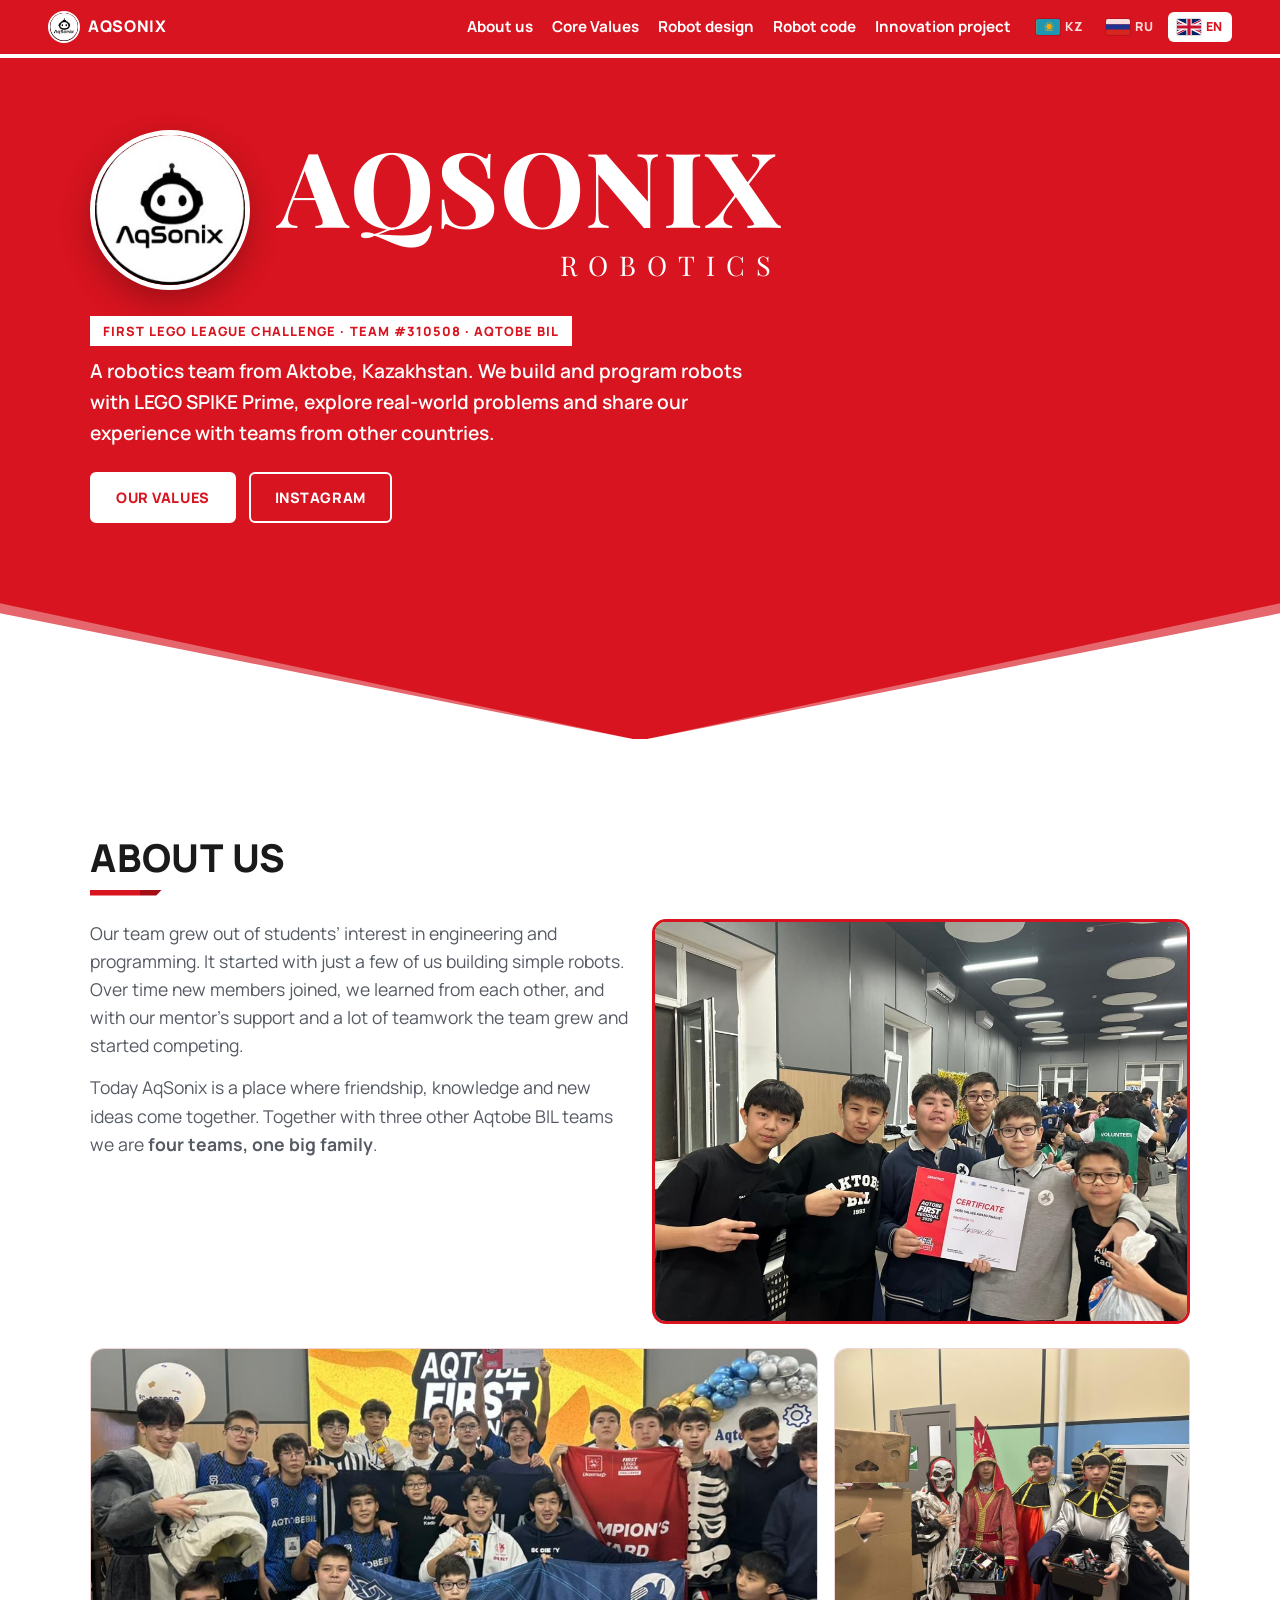
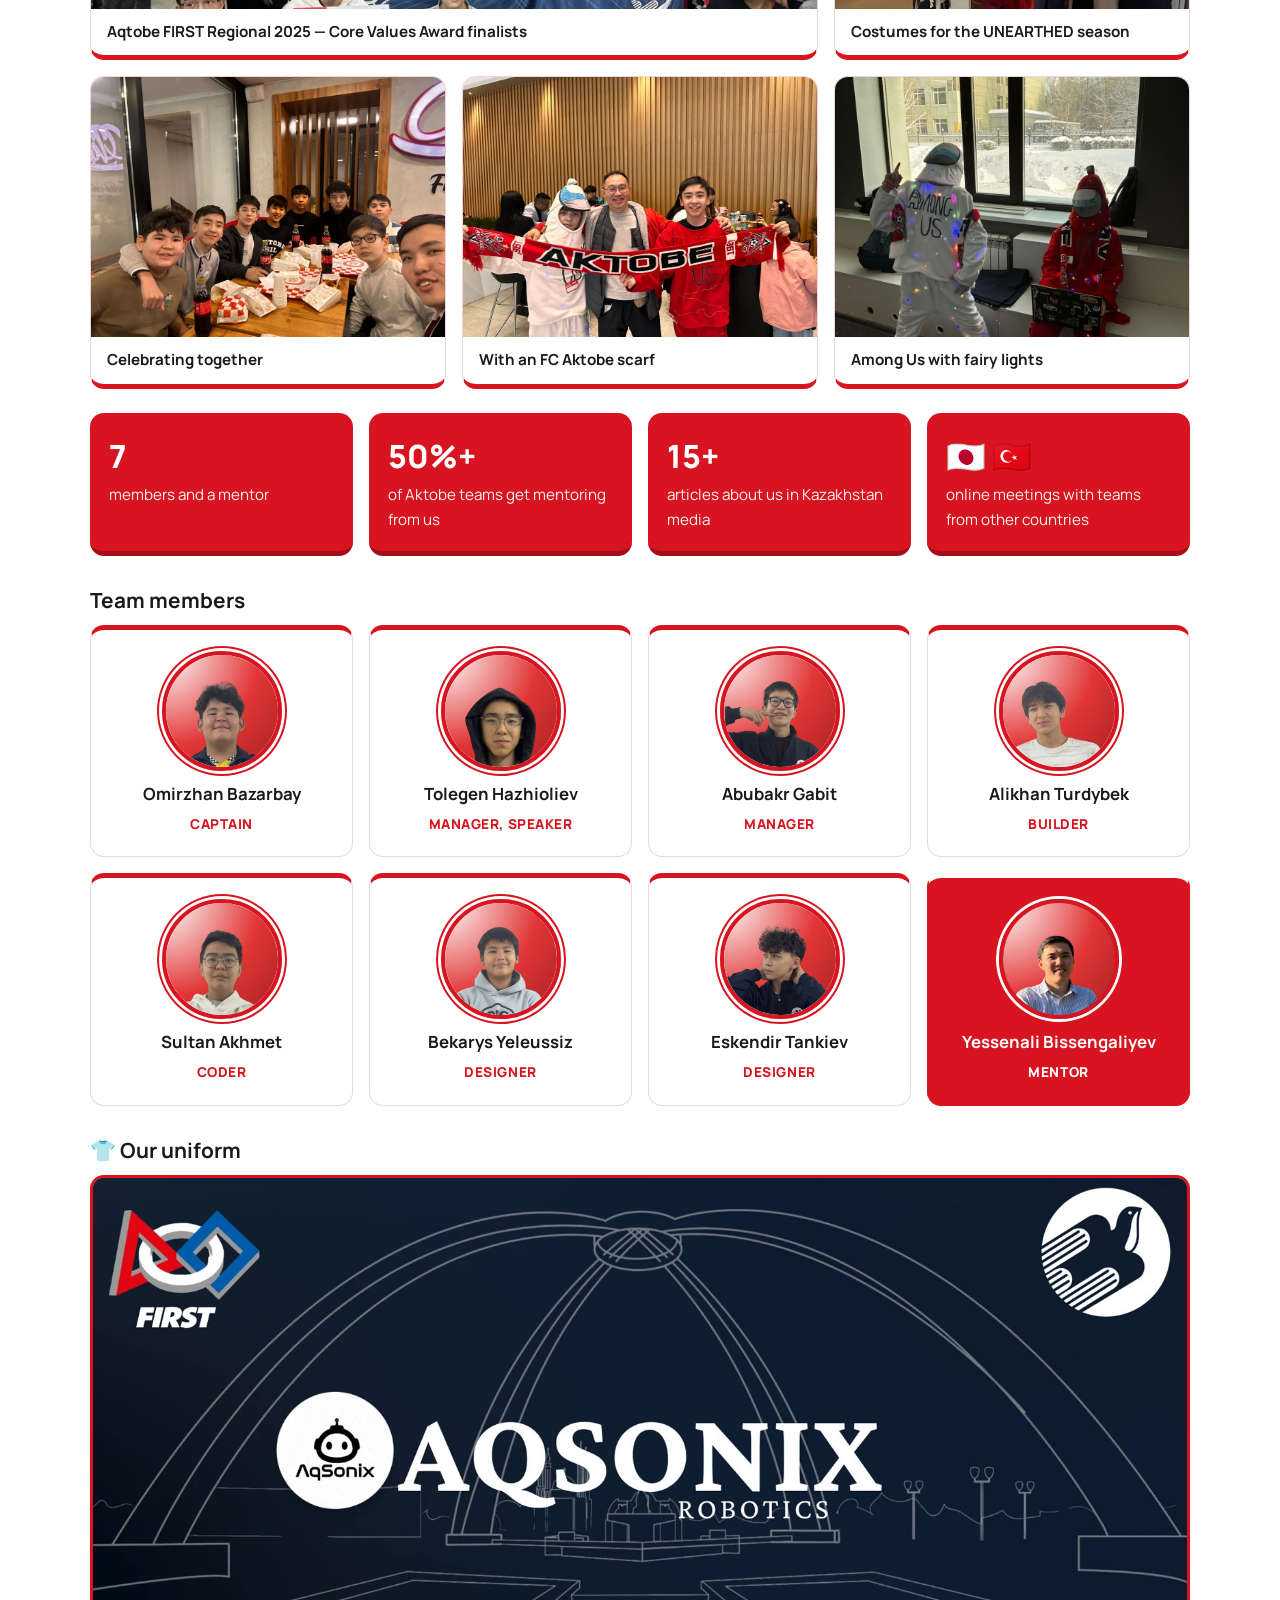
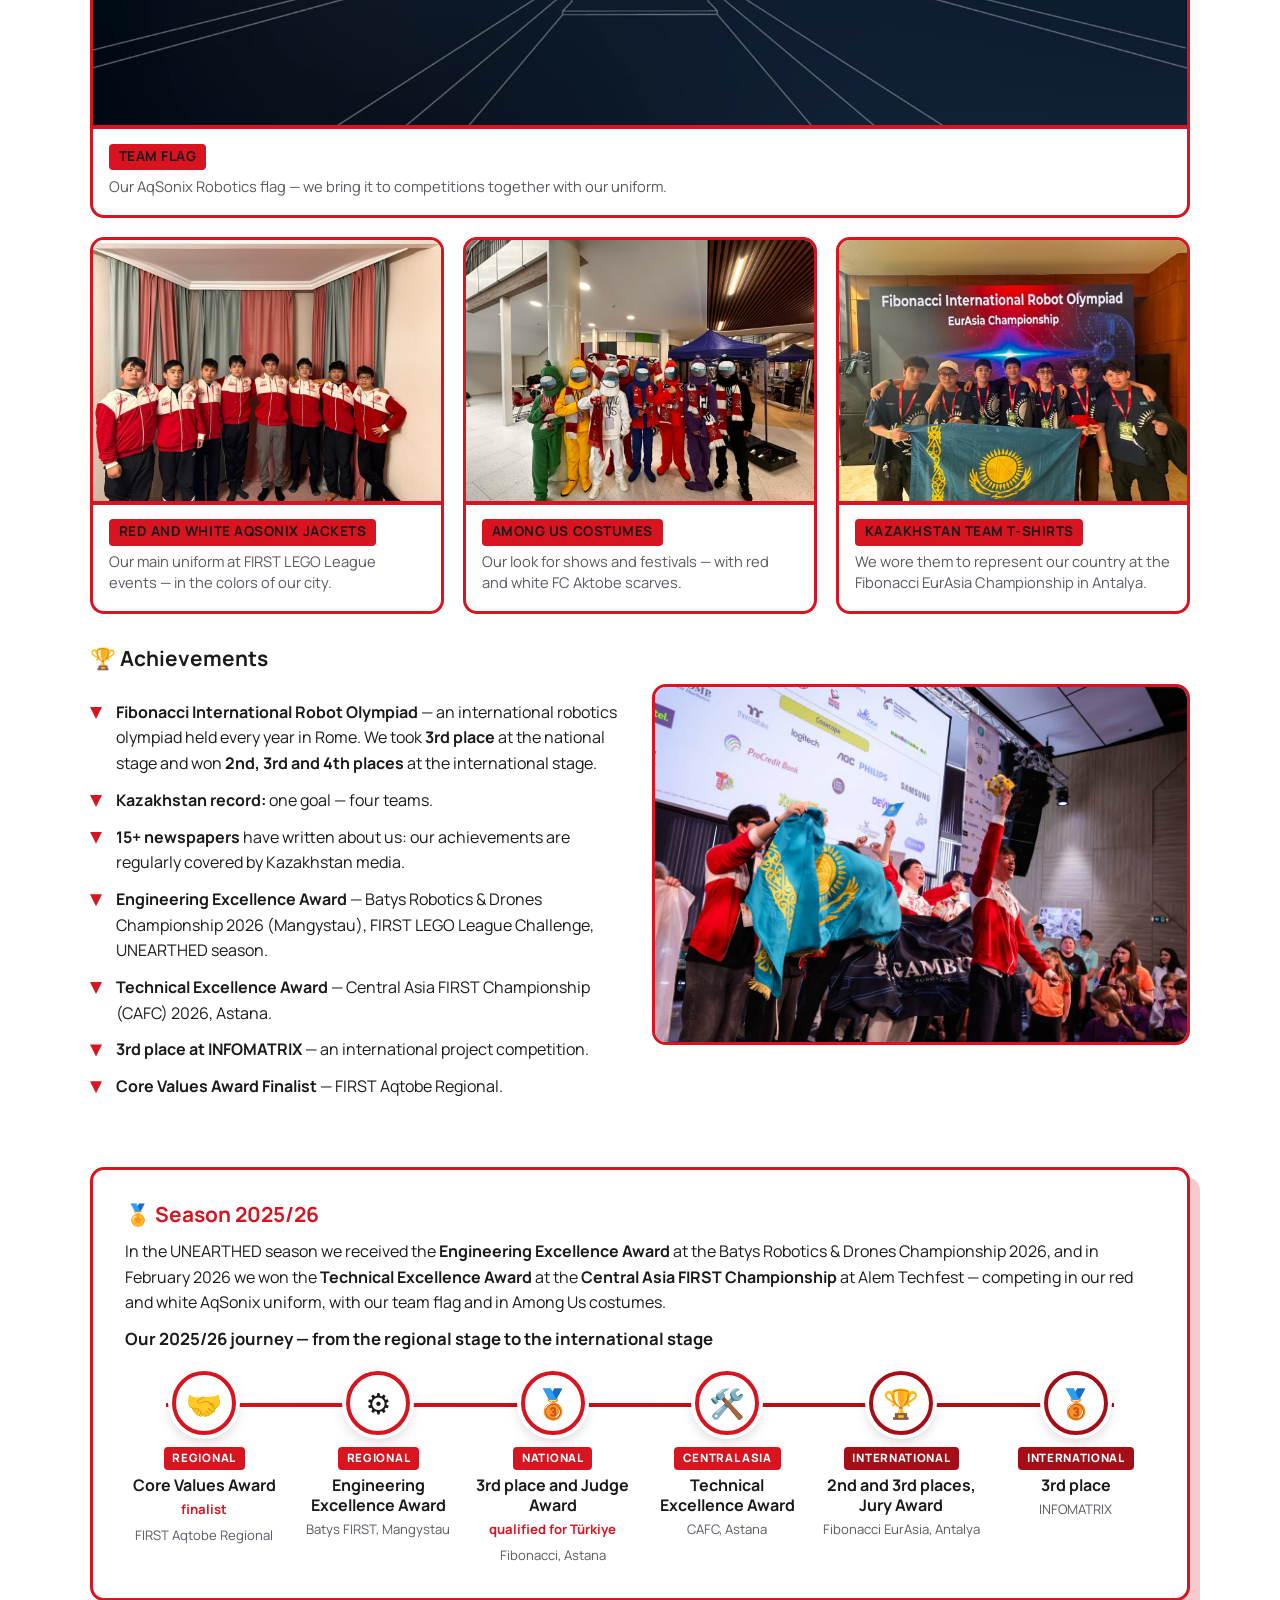
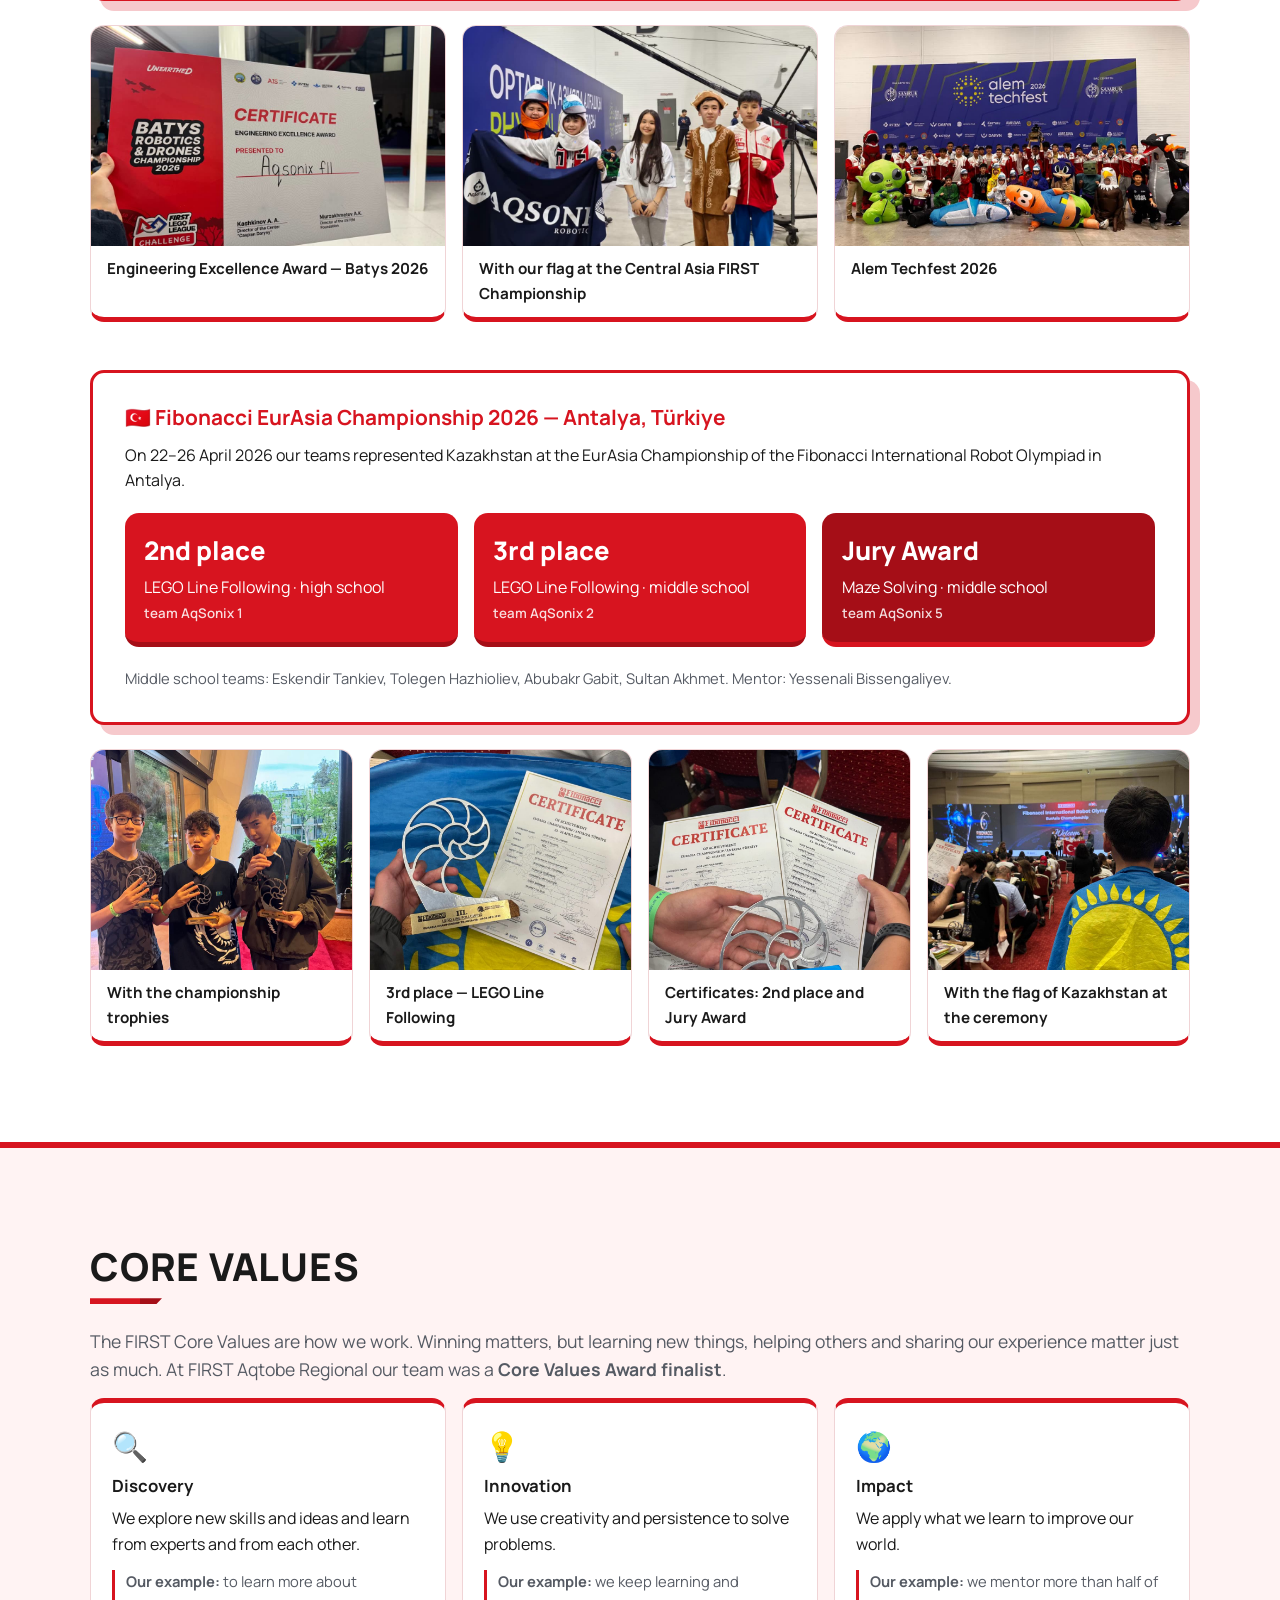
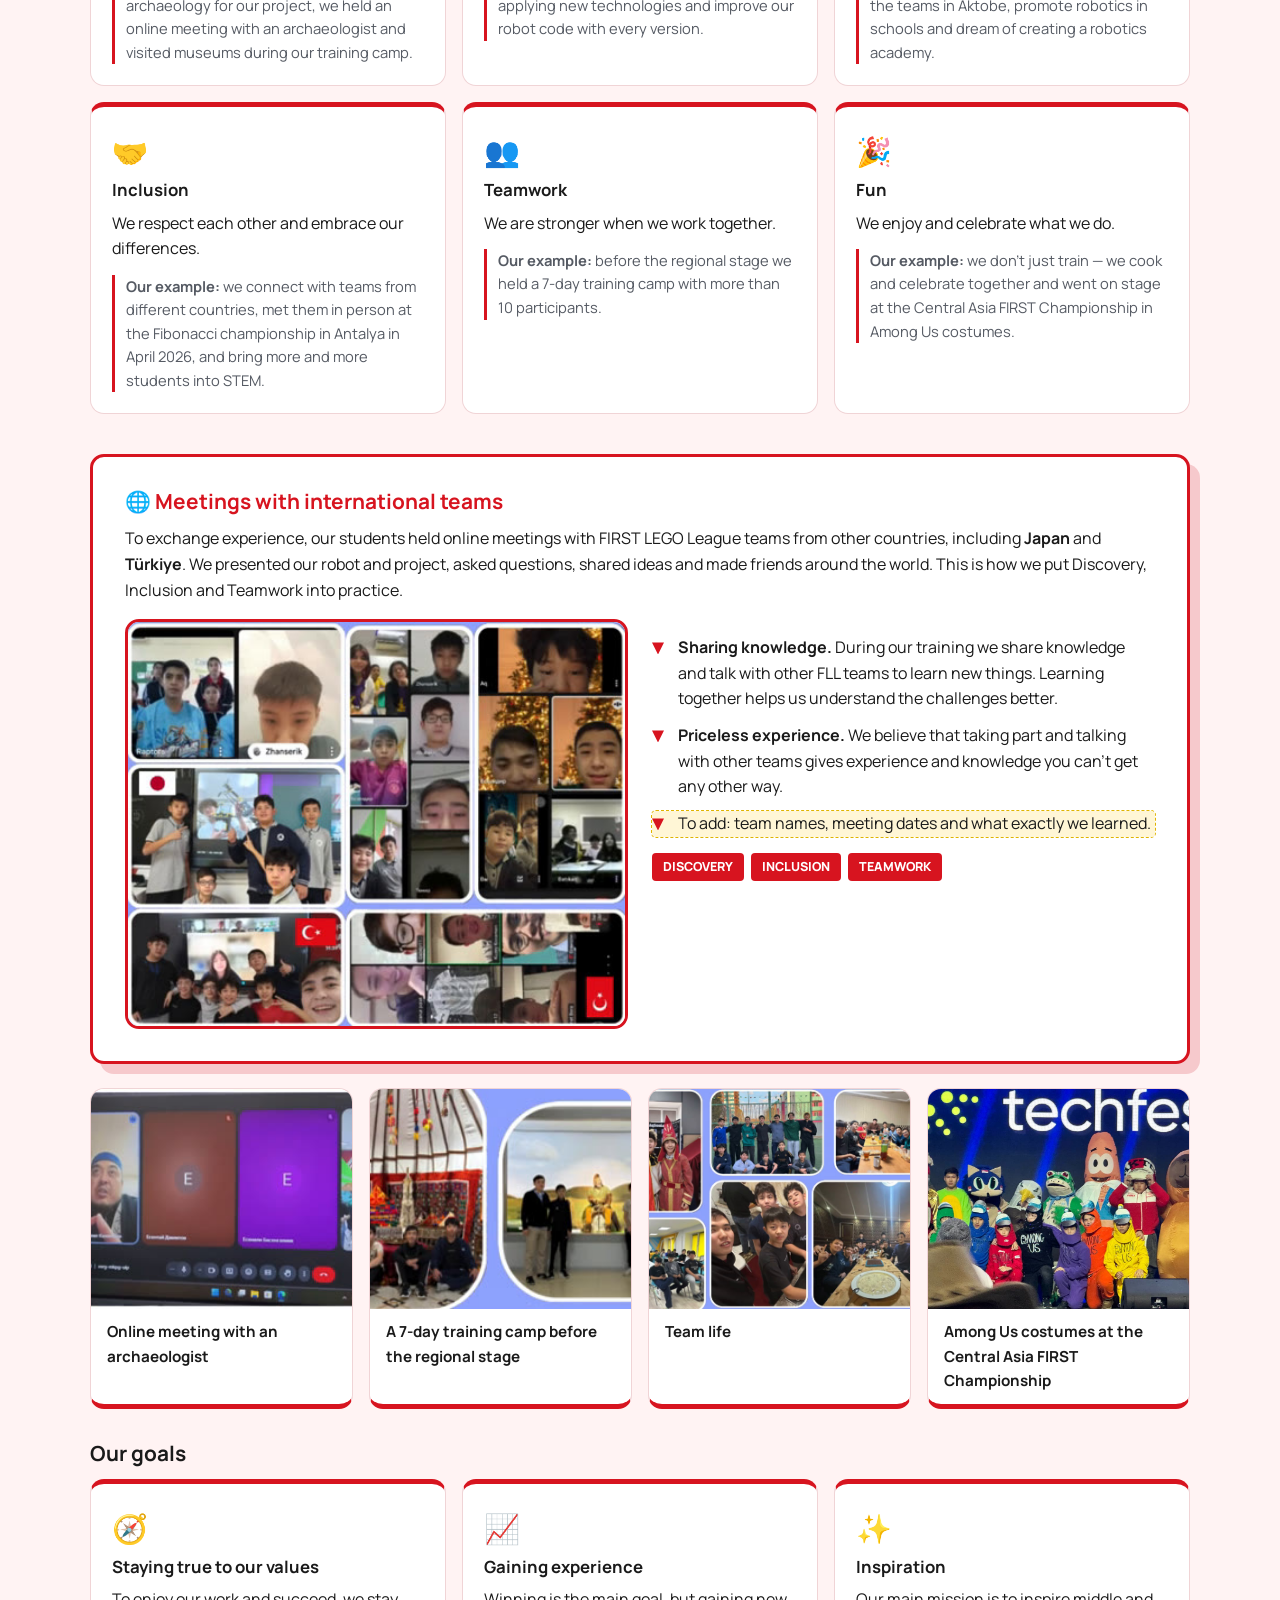
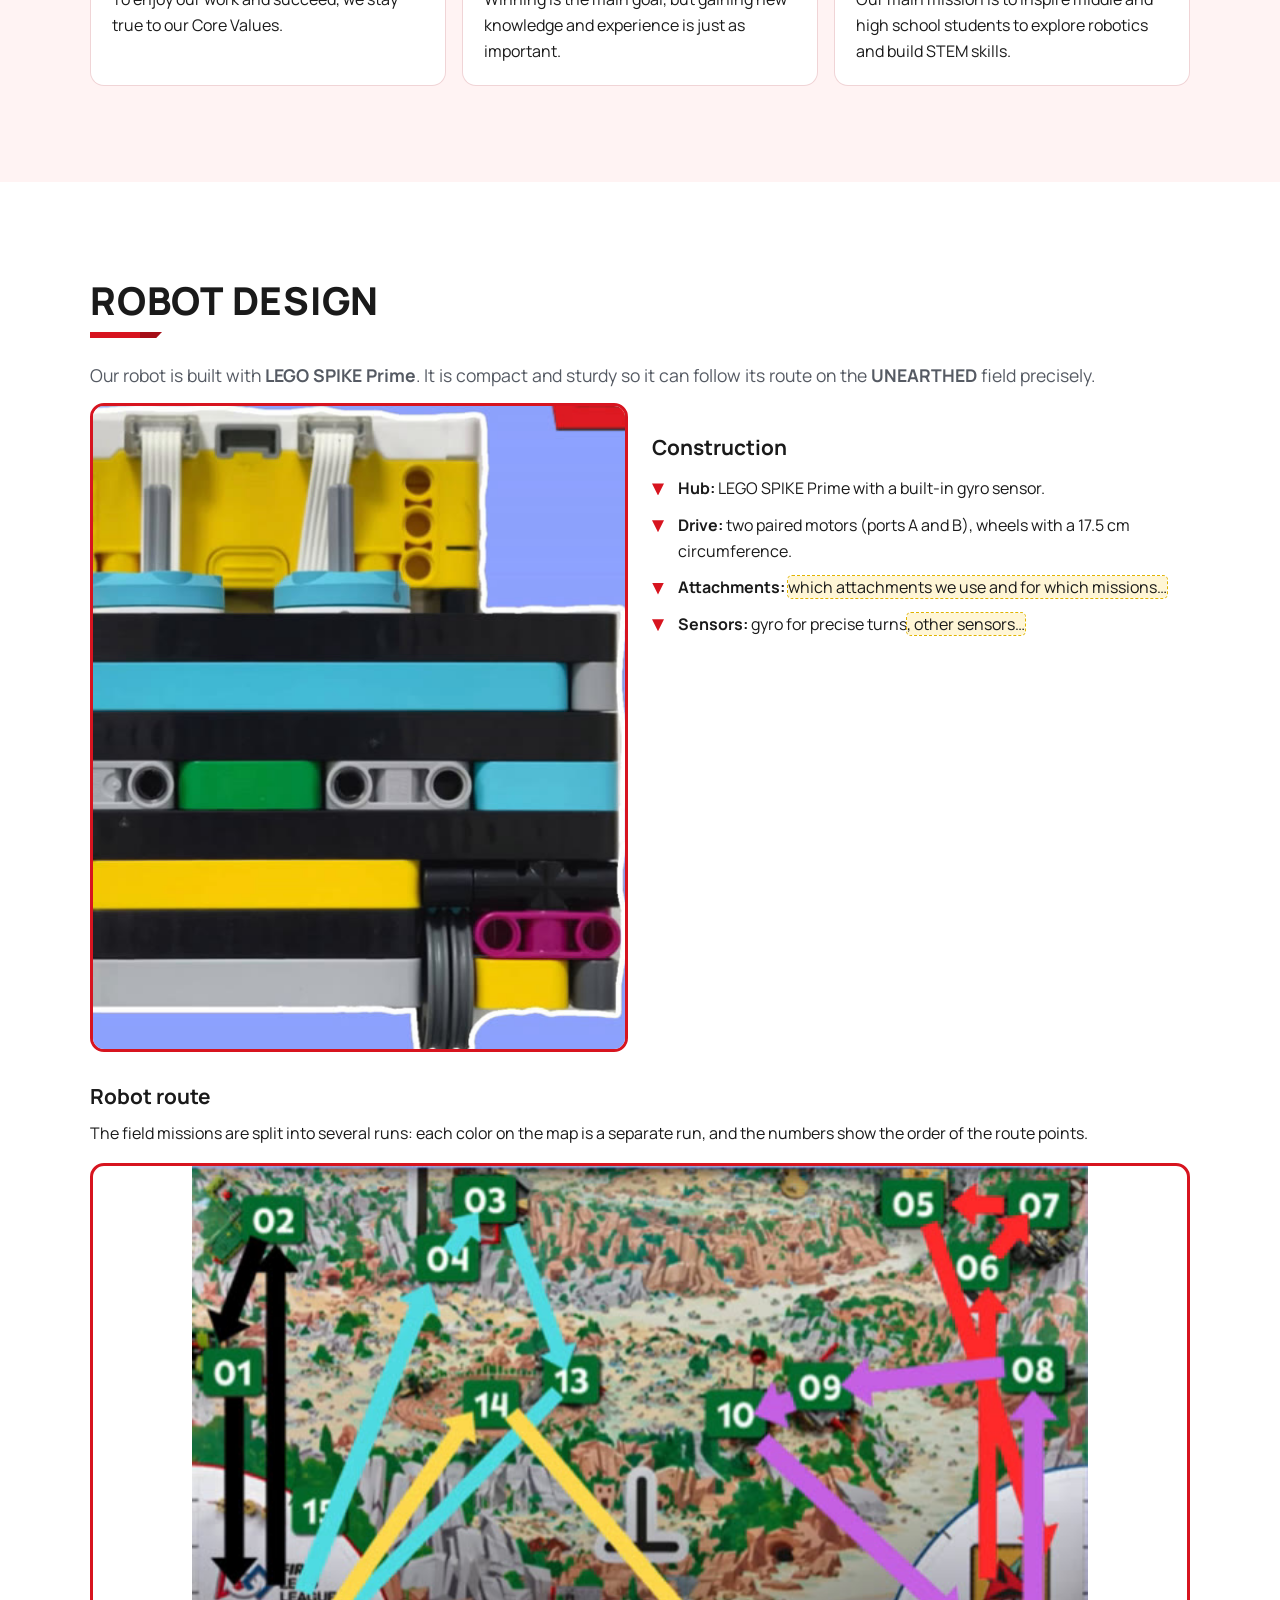
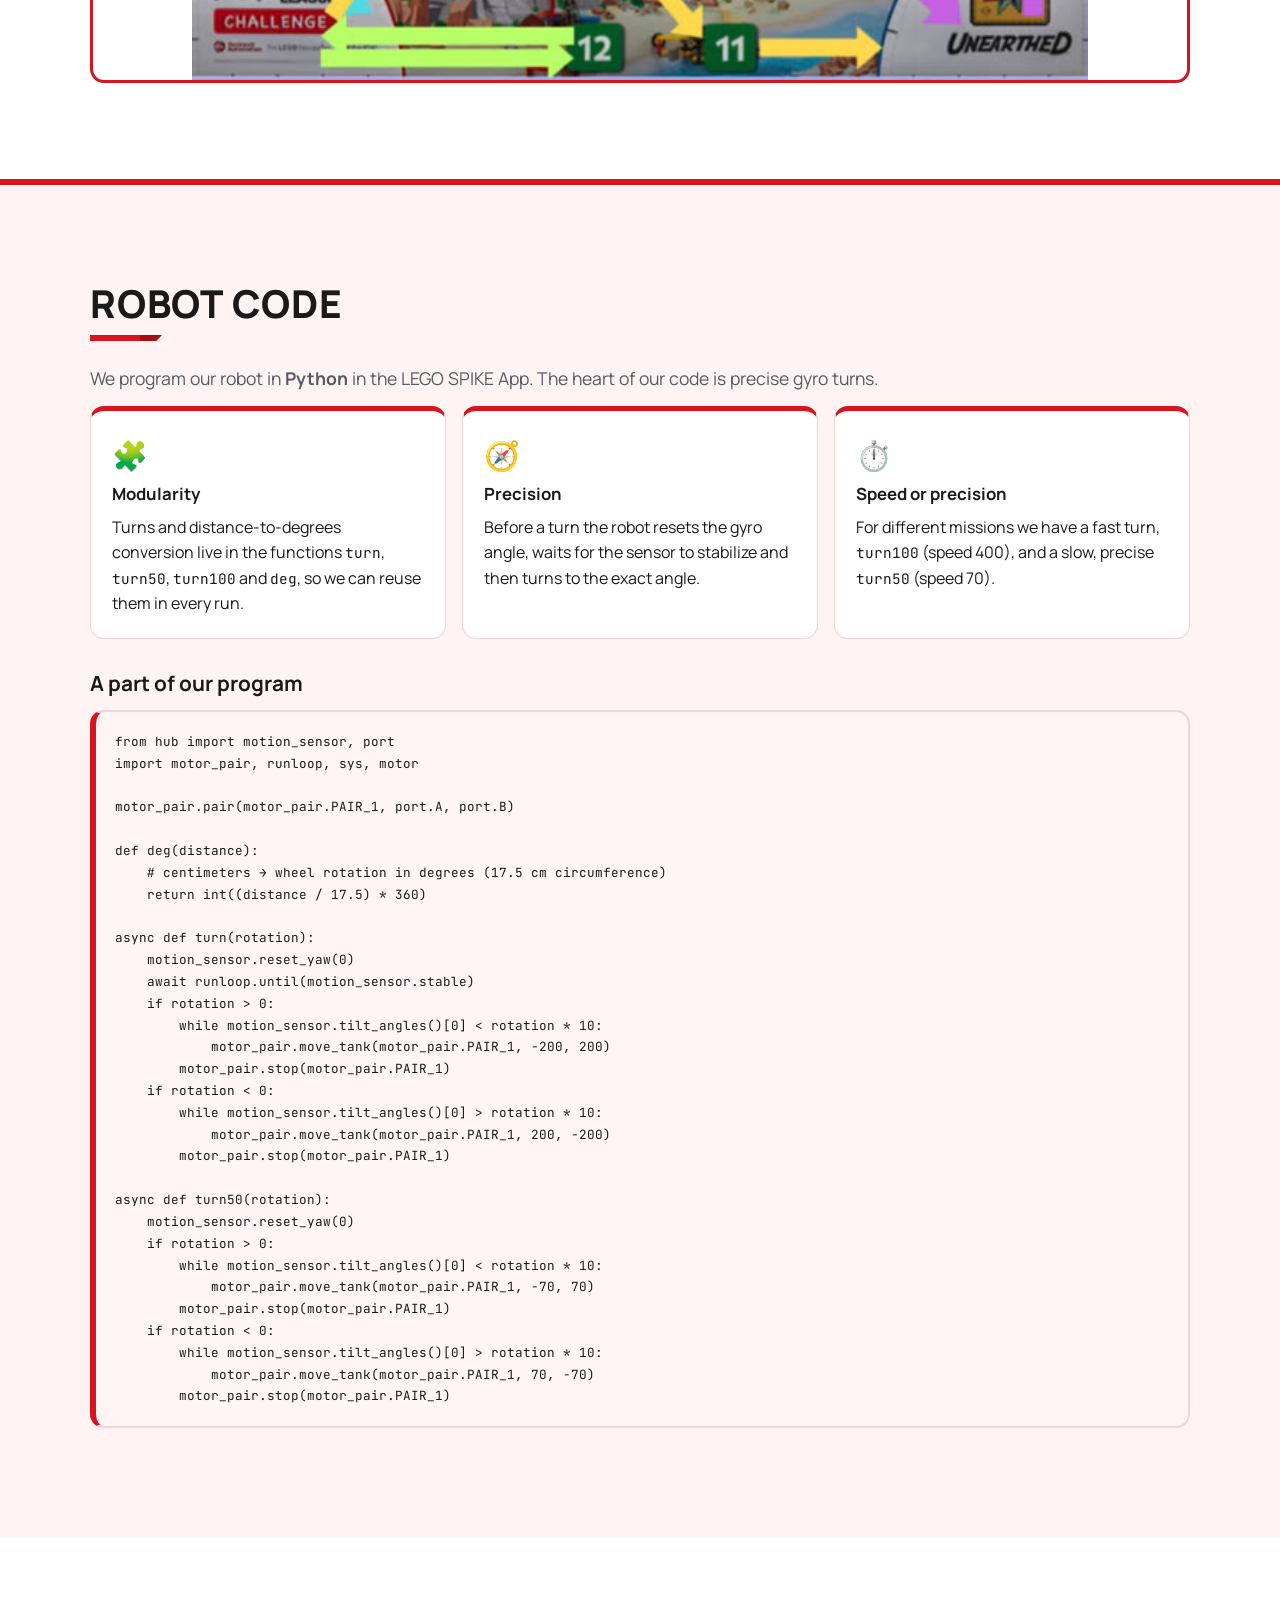
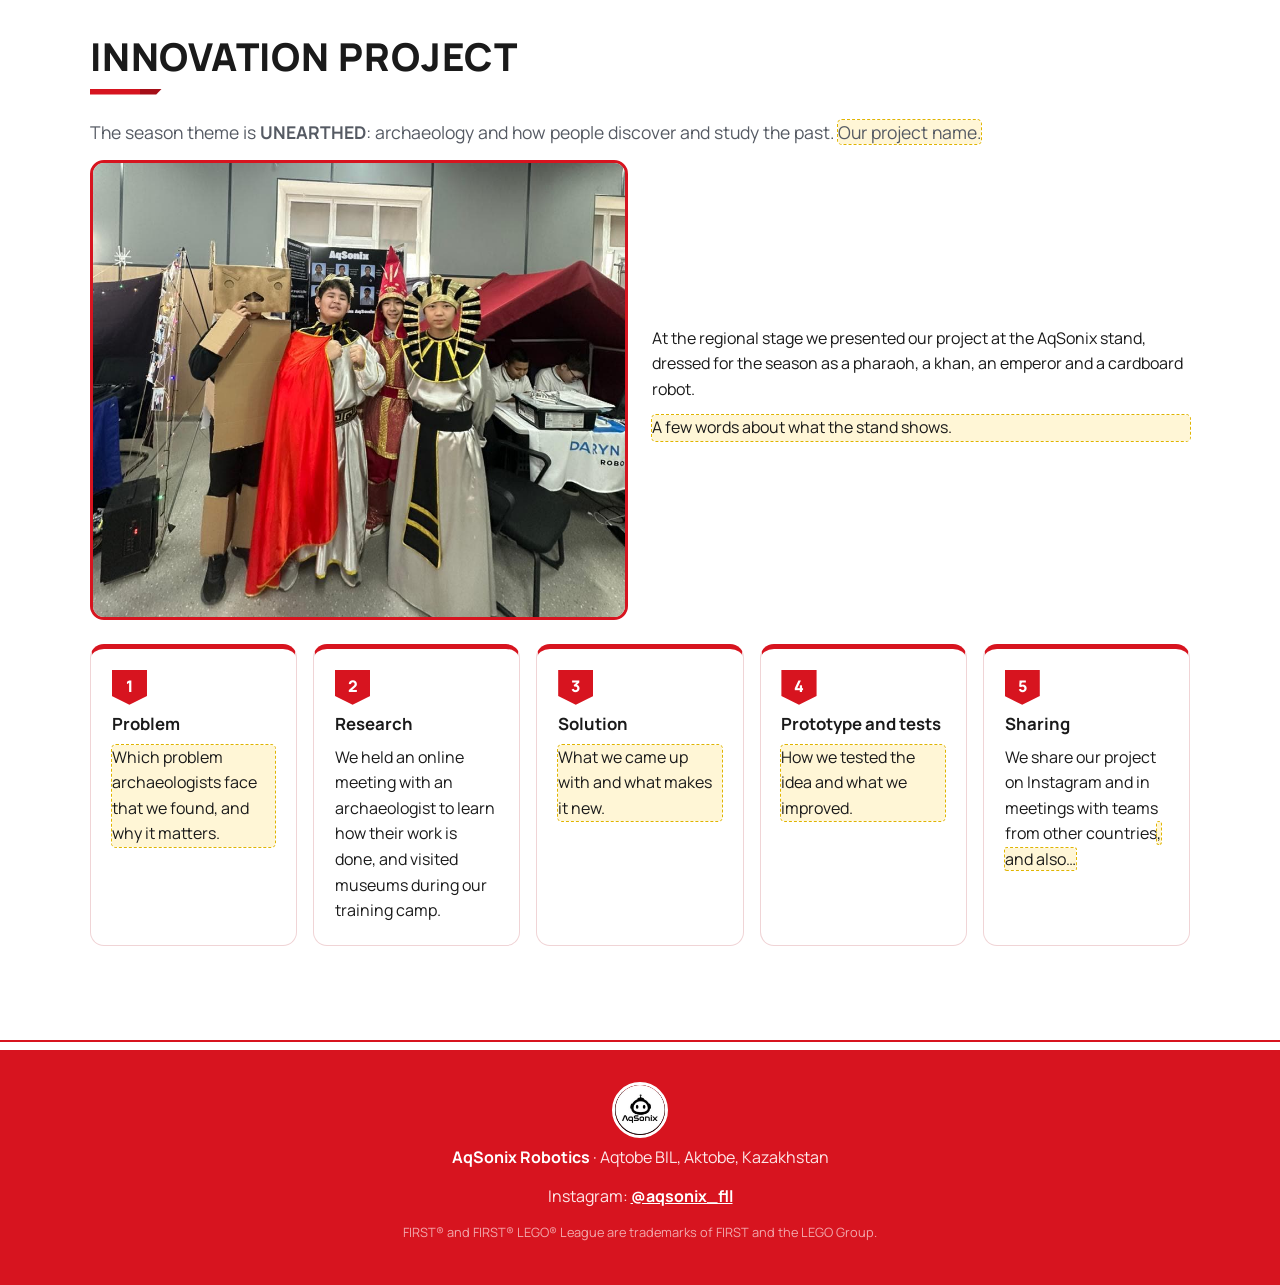
<file: en.html>
<!doctype html>
<html lang="en">
<head>
  <meta charset="utf-8">
  <meta name="viewport" content="width=device-width, initial-scale=1">
  <title>AqSonix Robotics — FIRST LEGO League team, Aktobe</title>
  <meta name="description" content="AqSonix Robotics — a FIRST LEGO League Challenge team from Aqtobe BIL, Aktobe, Kazakhstan: about the team, Core Values, meetings with international teams, robot, code and project.">
  <link rel="alternate" hreflang="kk" href="https://yessenali2001-rgb.github.io/aqsonix/kz.html">
  <link rel="alternate" hreflang="ru" href="https://yessenali2001-rgb.github.io/aqsonix/">
  <link rel="alternate" hreflang="en" href="https://yessenali2001-rgb.github.io/aqsonix/en.html">
  <link rel="icon" href="images/logo.jpg">
  <link rel="preconnect" href="https://fonts.googleapis.com">
  <link rel="preconnect" href="https://fonts.gstatic.com" crossorigin>
  <link href="https://fonts.googleapis.com/css2?family=Manrope:wght@400;600;800&family=Playfair+Display:wght@700;800&family=JetBrains+Mono:wght@400;600&display=swap" rel="stylesheet">
  <link rel="stylesheet" href="style.css?v=202610091521">
</head>
<body>
  <!--
    English version of the site. The Russian version is index.html.
    When you change one page, make the same change on the other.
  -->

  <header class="nav">
    <a class="brand" href="#top"><img src="images/logo.jpg" alt="" width="32" height="32"> AqSonix</a>
    <button class="menu-btn" aria-label="Open menu" aria-expanded="false">☰</button>
    <nav class="links">
      <a href="#team">About us</a>
      <a href="#values">Core Values</a>
      <a href="#design">Robot design</a>
      <a href="#code">Robot code</a>
      <a href="#project">Innovation project</a>
    </nav>
    <div class="langs" aria-label="Language / Тіл / Язык">
      <a href="kz.html" hreflang="kk" lang="kk" title="Қазақша"><img src="images/flags/kz.svg" alt="" width="24" height="16"><span>KZ</span></a>
      <a href="index.html" hreflang="ru" lang="ru" title="Русский"><img src="images/flags/ru.svg" alt="" width="24" height="16"><span>RU</span></a>
      <a href="en.html" hreflang="en" lang="en" title="English" class="active" aria-current="page"><img src="images/flags/gb.svg" alt="" width="24" height="16"><span>EN</span></a>
    </div>
  </header>

  <main id="top">
    <section class="hero">
      <div class="hero-brand">
        <img class="hero-logo" src="images/logo.jpg" alt="AqSonix logo">
        <div>
          <h1>AQSONIX</h1>
          <p class="hero-sub">ROBOTICS</p>
        </div>
      </div>
      <p class="eyebrow">FIRST LEGO League Challenge · team #310508 · Aqtobe BIL</p>
      <p class="lead">A robotics team from Aktobe, Kazakhstan. We build and program robots with LEGO SPIKE Prime, explore real-world problems and share our experience with teams from other countries.</p>
      <div class="hero-actions">
        <a class="btn" href="#values">Our values</a>
        <a class="btn ghost" href="https://www.instagram.com/aqsonix_fll/" target="_blank" rel="noopener">Instagram</a>
      </div>
    </section>

    <!-- ===================== ABOUT US ===================== -->
    <section id="team" class="section">
      <h2>About us</h2>
      <div class="split">
        <div>
          <p class="section-lead">Our team grew out of students’ interest in engineering and programming. It started with just a few of us building simple robots. Over time new members joined, we learned from each other, and with our mentor’s support and a lot of teamwork the team grew and started competing.</p>
          <p class="section-lead">Today AqSonix is a place where friendship, knowledge and new ideas come together. Together with three other Aqtobe BIL teams we are <b>four teams, one big family</b>.</p>
        </div>
        <img class="photo" src="images/core-values-finalist.jpg" alt="Team AqSonix with the Core Values Award finalist certificate at Aqtobe FIRST Regional 2025">
      </div>

      <div class="gallery team-gallery">
        <figure class="wide">
          <img src="images/aqtobe-regional-2025.jpg" alt="Aqtobe BIL teams at Aqtobe FIRST Regional 2025">
          <figcaption>Aqtobe FIRST Regional 2025 — Core Values Award finalists</figcaption>
        </figure>
        <figure>
          <img src="images/unearthed-costumes.jpg" alt="Team in pharaoh, khan, mummy and cardboard robot costumes holding their robots">
          <figcaption>Costumes for the UNEARTHED season</figcaption>
        </figure>
        <figure>
          <img src="images/team-dinner.jpg" alt="Team AqSonix having dinner together">
          <figcaption>Celebrating together</figcaption>
        </figure>
        <figure>
          <img src="images/aktobe-scarf.jpg" alt="AqSonix members with an FC Aktobe scarf">
          <figcaption>With an FC Aktobe scarf</figcaption>
        </figure>
        <figure>
          <img src="images/among-us-lights.jpg" alt="Members in glowing Among Us costumes">
          <figcaption>Among Us with fairy lights</figcaption>
        </figure>
      </div>

      <div class="stats">
        <div class="stat"><b>7</b><span>members and a mentor</span></div>
        <div class="stat"><b>50%+</b><span>of Aktobe teams get mentoring from us</span></div>
        <div class="stat"><b>15+</b><span>articles about us in Kazakhstan media</span></div>
        <div class="stat"><b>🇯🇵 🇹🇷</b><span>online meetings with teams from other countries</span></div>
      </div>

      <h3>Team members</h3>
      <div class="cards members">
        <article class="card member">
          <img class="avatar" src="images/member-omirzhan.jpg" alt="Omirzhan Bazarbay">
          <h4>Omirzhan Bazarbay</h4>
          <p class="role">Captain</p>
        </article>
        <article class="card member">
          <img class="avatar" src="images/member-tolegen.jpg" alt="Tolegen Hazhioliev">
          <h4>Tolegen Hazhioliev</h4>
          <p class="role">Manager, speaker</p>
        </article>
        <article class="card member">
          <img class="avatar" src="images/member-abubakr.jpg" alt="Abubakr Gabit">
          <h4>Abubakr Gabit</h4>
          <p class="role">Manager</p>
        </article>
        <article class="card member">
          <img class="avatar" src="images/member-alikhan.jpg" alt="Alikhan Turdybek">
          <h4>Alikhan Turdybek</h4>
          <p class="role">Builder</p>
        </article>
        <article class="card member">
          <img class="avatar" src="images/member-sultan.jpg" alt="Sultan Akhmet">
          <h4>Sultan Akhmet</h4>
          <p class="role">Coder</p>
        </article>
        <article class="card member">
          <img class="avatar" src="images/member-bekarys.jpg" alt="Bekarys Yeleussiz">
          <h4>Bekarys Yeleussiz</h4>
          <p class="role">Designer</p>
        </article>
        <article class="card member">
          <img class="avatar" src="images/member-eskendir.jpg" alt="Eskendir Tankiev">
          <h4>Eskendir Tankiev</h4>
          <p class="role">Designer</p>
        </article>
        <article class="card member mentor">
          <img class="avatar" src="images/member-yessenali.jpg" alt="Yessenali Bissengaliyev">
          <h4>Yessenali Bissengaliyev</h4>
          <p class="role">Mentor</p>
        </article>
      </div>

      <h3>👕 Our uniform</h3>
      <div class="uniforms">
        <figure class="uniform flag-card">
          <img src="images/flag.jpg" alt="AqSonix Robotics team flag">
          <figcaption><b>Team flag</b><span>Our AqSonix Robotics flag — we bring it to competitions together with our uniform.</span></figcaption>
        </figure>
        <figure class="uniform">
          <img src="images/uniform-jackets.jpg" alt="Team AqSonix in red and white jackets">
          <figcaption><b>Red and white AqSonix jackets</b><span>Our main uniform at FIRST LEGO League events — in the colors of our city.</span></figcaption>
        </figure>
        <figure class="uniform">
          <img src="images/uniform-among-us.jpg" alt="Team in Among Us costumes with FC Aktobe scarves">
          <figcaption><b>Among Us costumes</b><span>Our look for shows and festivals — with red and white FC Aktobe scarves.</span></figcaption>
        </figure>
        <figure class="uniform">
          <img src="images/uniform-fibonacci.jpg" alt="Team in Kazakhstan national team T-shirts at the Fibonacci EurAsia Championship">
          <figcaption><b>Kazakhstan team T-shirts</b><span>We wore them to represent our country at the Fibonacci EurAsia Championship in Antalya.</span></figcaption>
        </figure>
      </div>

      <h3>🏆 Achievements</h3>
      <div class="split">
        <ul class="checklist">
          <li><b>Fibonacci International Robot Olympiad</b> — an international robotics olympiad held every year in Rome. We took <b>3rd place</b> at the national stage and won <b>2nd, 3rd and 4th places</b> at the international stage.</li>
          <li><b>Kazakhstan record:</b> one goal — four teams.</li>
          <li><b>15+ newspapers</b> have written about us: our achievements are regularly covered by Kazakhstan media.</li>
          <li><b>Engineering Excellence Award</b> — Batys Robotics &amp; Drones Championship 2026 (Mangystau), FIRST LEGO League Challenge, UNEARTHED season.</li>
          <li><b>Technical Excellence Award</b> — Central Asia FIRST Championship (CAFC) 2026, Astana.</li>
          <li><b>3rd place at INFOMATRIX</b> — an international project competition.</li>
          <li><b>Core Values Award Finalist</b> — FIRST Aqtobe Regional.</li>
        </ul>
        <img class="photo" src="images/fibonacci-flag.jpg" alt="Aqtobe BIL teams with the flag of Kazakhstan at the Fibonacci olympiad">
      </div>

      <div class="highlight">
        <h3>🏅 Season 2025/26</h3>
        <p>In the UNEARTHED season we received the <b>Engineering Excellence Award</b> at the Batys Robotics &amp; Drones Championship 2026, and in February 2026 we won the <b>Technical Excellence Award</b> at the <b>Central Asia FIRST Championship</b> at Alem Techfest — competing in our red and white AqSonix uniform, with our team flag and in Among Us costumes.</p>
        <h4>Our 2025/26 journey — from the regional stage to the international stage</h4>
        <ol class="journey">
          <li>
            <span class="badge">🤝</span>
            <span class="level">Regional</span>
            <b>Core Values Award</b>
            <span class="award-note">finalist</span>
            <small>FIRST Aqtobe Regional</small>
          </li>
          <li>
            <span class="badge">⚙️</span>
            <span class="level">Regional</span>
            <b>Engineering Excellence Award</b>
            <small>Batys FIRST, Mangystau</small>
          </li>
          <li>
            <span class="badge">🥉</span>
            <span class="level">National</span>
            <b>3rd place and Judge Award</b>
            <span class="award-note">qualified for Türkiye</span>
            <small>Fibonacci, Astana</small>
          </li>
          <li>
            <span class="badge">🛠️</span>
            <span class="level">Central Asia</span>
            <b>Technical Excellence Award</b>
            <small>CAFC, Astana</small>
          </li>
          <li>
            <span class="badge">🏆</span>
            <span class="level">International</span>
            <b>2nd and 3rd places, Jury Award</b>
            <small>Fibonacci EurAsia, Antalya</small>
          </li>
          <li>
            <span class="badge">🥉</span>
            <span class="level">International</span>
            <b>3rd place</b>
            <small>INFOMATRIX</small>
          </li>
        </ol>
      </div>

      <div class="gallery">
        <figure>
          <img src="images/batys-2026-engineering-award.jpg" alt="Engineering Excellence Award certificate, Batys Robotics and Drones Championship 2026">
          <figcaption>Engineering Excellence Award — Batys 2026</figcaption>
        </figure>
        <figure>
          <img src="images/central-asia-2026-team-flag.jpg" alt="Team AqSonix with its flag at the Central Asia FIRST Championship">
          <figcaption>With our flag at the Central Asia FIRST Championship</figcaption>
        </figure>
        <figure>
          <img src="images/central-asia-2026-techfest.jpg" alt="Group photo of participants at Alem Techfest 2026">
          <figcaption>Alem Techfest 2026</figcaption>
        </figure>
      </div>

      <div class="highlight">
        <h3>🇹🇷 Fibonacci EurAsia Championship 2026 — Antalya, Türkiye</h3>
        <p>On 22–26 April 2026 our teams represented Kazakhstan at the EurAsia Championship of the Fibonacci International Robot Olympiad in Antalya.</p>
        <div class="results">
          <div class="result gold-2"><b>2nd place</b><span>LEGO Line Following · high school</span><small>team AqSonix 1</small></div>
          <div class="result gold-3"><b>3rd place</b><span>LEGO Line Following · middle school</span><small>team AqSonix 2</small></div>
          <div class="result jury"><b>Jury Award</b><span>Maze Solving · middle school</span><small>team AqSonix 5</small></div>
        </div>
        <p class="small-note">Middle school teams: Eskendir Tankiev, Tolegen Hazhioliev, Abubakr Gabit, Sultan Akhmet. Mentor: Yessenali Bissengaliyev.</p>
      </div>

      <div class="gallery">
        <figure>
          <img src="images/fibonacci-2026-trophies.jpg" alt="AqSonix members with Fibonacci trophies">
          <figcaption>With the championship trophies</figcaption>
        </figure>
        <figure>
          <img src="images/fibonacci-2026-third-place.jpg" alt="Trophy and certificate for 3rd place in LEGO Line Following">
          <figcaption>3rd place — LEGO Line Following</figcaption>
        </figure>
        <figure>
          <img src="images/fibonacci-2026-certificates.jpg" alt="Fibonacci EurAsia Championship certificates">
          <figcaption>Certificates: 2nd place and Jury Award</figcaption>
        </figure>
        <figure>
          <img src="images/fibonacci-2026-hall.jpg" alt="Member with the flag of Kazakhstan at the Fibonacci ceremony">
          <figcaption>With the flag of Kazakhstan at the ceremony</figcaption>
        </figure>
      </div>
    </section>

    <!-- ===================== CORE VALUES ===================== -->
    <section id="values" class="section alt">
      <h2>Core Values</h2>
      <p class="section-lead">The FIRST Core Values are how we work. Winning matters, but learning new things, helping others and sharing our experience matter just as much. At FIRST Aqtobe Regional our team was a <b>Core Values Award finalist</b>.</p>

      <div class="cards values">
        <article class="card value">
          <div class="icon">🔍</div>
          <h4>Discovery</h4>
          <p>We explore new skills and ideas and learn from experts and from each other.</p>
          <p class="example"><b>Our example:</b> to learn more about archaeology for our project, we held an online meeting with an archaeologist and visited museums during our training camp.</p>
        </article>
        <article class="card value">
          <div class="icon">💡</div>
          <h4>Innovation</h4>
          <p>We use creativity and persistence to solve problems.</p>
          <p class="example"><b>Our example:</b> we keep learning and applying new technologies and improve our robot code with every version.</p>
        </article>
        <article class="card value">
          <div class="icon">🌍</div>
          <h4>Impact</h4>
          <p>We apply what we learn to improve our world.</p>
          <p class="example"><b>Our example:</b> we mentor more than half of the teams in Aktobe, promote robotics in schools and dream of creating a robotics academy.</p>
        </article>
        <article class="card value">
          <div class="icon">🤝</div>
          <h4>Inclusion</h4>
          <p>We respect each other and embrace our differences.</p>
          <p class="example"><b>Our example:</b> we connect with teams from different countries, met them in person at the Fibonacci championship in Antalya in April 2026, and bring more and more students into STEM.</p>
        </article>
        <article class="card value">
          <div class="icon">👥</div>
          <h4>Teamwork</h4>
          <p>We are stronger when we work together.</p>
          <p class="example"><b>Our example:</b> before the regional stage we held a 7-day training camp with more than 10 participants.</p>
        </article>
        <article class="card value">
          <div class="icon">🎉</div>
          <h4>Fun</h4>
          <p>We enjoy and celebrate what we do.</p>
          <p class="example"><b>Our example:</b> we don’t just train — we cook and celebrate together and went on stage at the Central Asia FIRST Championship in Among Us costumes.</p>
        </article>
      </div>

      <div class="highlight">
        <h3>🌐 Meetings with international teams</h3>
        <p>To exchange experience, our students held online meetings with FIRST LEGO League teams from other countries, including <b>Japan</b> and <b>Türkiye</b>. We presented our robot and project, asked questions, shared ideas and made friends around the world. This is how we put Discovery, Inclusion and Teamwork into practice.</p>
        <div class="split">
          <img class="photo" src="images/international-meetings.jpg" alt="Screenshots of online meetings with teams from Japan and Türkiye">
          <div>
            <ul class="checklist">
              <li><b>Sharing knowledge.</b> During our training we share knowledge and talk with other FLL teams to learn new things. Learning together helps us understand the challenges better.</li>
              <li><b>Priceless experience.</b> We believe that taking part and talking with other teams gives experience and knowledge you can’t get any other way.</li>
              <li class="todo">To add: team names, meeting dates and what exactly we learned.</li>
            </ul>
            <p class="values-tags"><span>Discovery</span><span>Inclusion</span><span>Teamwork</span></p>
          </div>
        </div>
      </div>

      <div class="gallery">
        <figure>
          <img src="images/archaeologist-meeting.jpg" alt="Online meeting with an archaeologist">
          <figcaption>Online meeting with an archaeologist</figcaption>
        </figure>
        <figure>
          <img src="images/regional-camp.jpg" alt="Training camp before the regional stage">
          <figcaption>A 7-day training camp before the regional stage</figcaption>
        </figure>
        <figure>
          <img src="images/team-history.jpg" alt="Team life">
          <figcaption>Team life</figcaption>
        </figure>
        <figure>
          <img src="images/techfest-costumes.jpg" alt="Team in Among Us costumes on stage at Techfest">
          <figcaption>Among Us costumes at the Central Asia FIRST Championship</figcaption>
        </figure>
      </div>

      <h3>Our goals</h3>
      <div class="cards">
        <article class="card">
          <div class="icon">🧭</div>
          <h4>Staying true to our values</h4>
          <p>To enjoy our work and succeed, we stay true to our Core Values.</p>
        </article>
        <article class="card">
          <div class="icon">📈</div>
          <h4>Gaining experience</h4>
          <p>Winning is the main goal, but gaining new knowledge and experience is just as important.</p>
        </article>
        <article class="card">
          <div class="icon">✨</div>
          <h4>Inspiration</h4>
          <p>Our main mission is to inspire middle and high school students to explore robotics and build STEM skills.</p>
        </article>
      </div>
    </section>

    <!-- ===================== ROBOT DESIGN ===================== -->
    <section id="design" class="section">
      <h2>Robot design</h2>
      <p class="section-lead">Our robot is built with <b>LEGO SPIKE Prime</b>. It is compact and sturdy so it can follow its route on the <b>UNEARTHED</b> field precisely.</p>

      <div class="split">
        <img class="photo" src="images/robot.jpg" alt="Team AqSonix robot">
        <div>
          <h3>Construction</h3>
          <ul class="checklist">
            <li><b>Hub:</b> LEGO SPIKE Prime with a built-in gyro sensor.</li>
            <li><b>Drive:</b> two paired motors (ports A and B), wheels with a 17.5 cm circumference.</li>
            <li><b>Attachments:</b> <span class="todo">which attachments we use and for which missions…</span></li>
            <li><b>Sensors:</b> gyro for precise turns<span class="todo">, other sensors…</span></li>
          </ul>
        </div>
      </div>

      <h3>Robot route</h3>
      <p>The field missions are split into several runs: each color on the map is a separate run, and the numbers show the order of the route points.</p>
      <img class="photo wide" src="images/robot-path.jpg" alt="Robot route map on the UNEARTHED field">
    </section>

    <!-- ===================== ROBOT CODE ===================== -->
    <section id="code" class="section alt">
      <h2>Robot code</h2>
      <p class="section-lead">We program our robot in <b>Python</b> in the LEGO SPIKE App. The heart of our code is precise gyro turns.</p>

      <div class="cards code-ideas">
        <article class="card">
          <div class="icon">🧩</div>
          <h4>Modularity</h4>
          <p>Turns and distance-to-degrees conversion live in the functions <code>turn</code>, <code>turn50</code>, <code>turn100</code> and <code>deg</code>, so we can reuse them in every run.</p>
        </article>
        <article class="card">
          <div class="icon">🧭</div>
          <h4>Precision</h4>
          <p>Before a turn the robot resets the gyro angle, waits for the sensor to stabilize and then turns to the exact angle.</p>
        </article>
        <article class="card">
          <div class="icon">⏱️</div>
          <h4>Speed or precision</h4>
          <p>For different missions we have a fast turn, <code>turn100</code> (speed 400), and a slow, precise <code>turn50</code> (speed 70).</p>
        </article>
      </div>

      <h3>A part of our program</h3>
<pre class="code"><code>from hub import motion_sensor, port
import motor_pair, runloop, sys, motor

motor_pair.pair(motor_pair.PAIR_1, port.A, port.B)

def deg(distance):
    # centimeters → wheel rotation in degrees (17.5 cm circumference)
    return int((distance / 17.5) * 360)

async def turn(rotation):
    motion_sensor.reset_yaw(0)
    await runloop.until(motion_sensor.stable)
    if rotation &gt; 0:
        while motion_sensor.tilt_angles()[0] &lt; rotation * 10:
            motor_pair.move_tank(motor_pair.PAIR_1, -200, 200)
        motor_pair.stop(motor_pair.PAIR_1)
    if rotation &lt; 0:
        while motion_sensor.tilt_angles()[0] &gt; rotation * 10:
            motor_pair.move_tank(motor_pair.PAIR_1, 200, -200)
        motor_pair.stop(motor_pair.PAIR_1)

async def turn50(rotation):
    motion_sensor.reset_yaw(0)
    if rotation &gt; 0:
        while motion_sensor.tilt_angles()[0] &lt; rotation * 10:
            motor_pair.move_tank(motor_pair.PAIR_1, -70, 70)
        motor_pair.stop(motor_pair.PAIR_1)
    if rotation &lt; 0:
        while motion_sensor.tilt_angles()[0] &gt; rotation * 10:
            motor_pair.move_tank(motor_pair.PAIR_1, 70, -70)
        motor_pair.stop(motor_pair.PAIR_1)</code></pre>
    </section>

    <!-- ===================== INNOVATION PROJECT ===================== -->
    <section id="project" class="section">
      <h2>Innovation project</h2>
      <p class="section-lead">The season theme is <b>UNEARTHED</b>: archaeology and how people discover and study the past. <span class="todo">Our project name.</span></p>
      <div class="split project-intro">
        <img class="photo" src="images/project-stand.jpg" alt="Team AqSonix in costumes at the innovation project stand">
        <div>
          <p>At the regional stage we presented our project at the AqSonix stand, dressed for the season as a pharaoh, a khan, an emperor and a cardboard robot.</p>
          <p class="todo">A few words about what the stand shows.</p>
        </div>
      </div>

      <div class="project-flow">
        <article class="card step-card">
          <span class="num">1</span>
          <h4>Problem</h4>
          <p class="todo">Which problem archaeologists face that we found, and why it matters.</p>
        </article>
        <article class="card step-card">
          <span class="num">2</span>
          <h4>Research</h4>
          <p>We held an online meeting with an archaeologist to learn how their work is done, and visited museums during our training camp.</p>
        </article>
        <article class="card step-card">
          <span class="num">3</span>
          <h4>Solution</h4>
          <p class="todo">What we came up with and what makes it new.</p>
        </article>
        <article class="card step-card">
          <span class="num">4</span>
          <h4>Prototype and tests</h4>
          <p class="todo">How we tested the idea and what we improved.</p>
        </article>
        <article class="card step-card">
          <span class="num">5</span>
          <h4>Sharing</h4>
          <p>We share our project on Instagram and in meetings with teams from other countries<span class="todo">, and also…</span></p>
        </article>
      </div>
    </section>
  </main>

  <footer class="footer">
    <img src="images/logo.jpg" alt="" width="56" height="56">
    <p><b>AqSonix Robotics</b> · Aqtobe BIL, Aktobe, Kazakhstan</p>
    <p>Instagram: <a href="https://www.instagram.com/aqsonix_fll/" target="_blank" rel="noopener">@aqsonix_fll</a></p>
    <p class="small">FIRST® and FIRST® LEGO® League are trademarks of FIRST and the LEGO Group.</p>
  </footer>

  <script src="script.js?v=202610091328"></script>
</body>
</html>
</file>
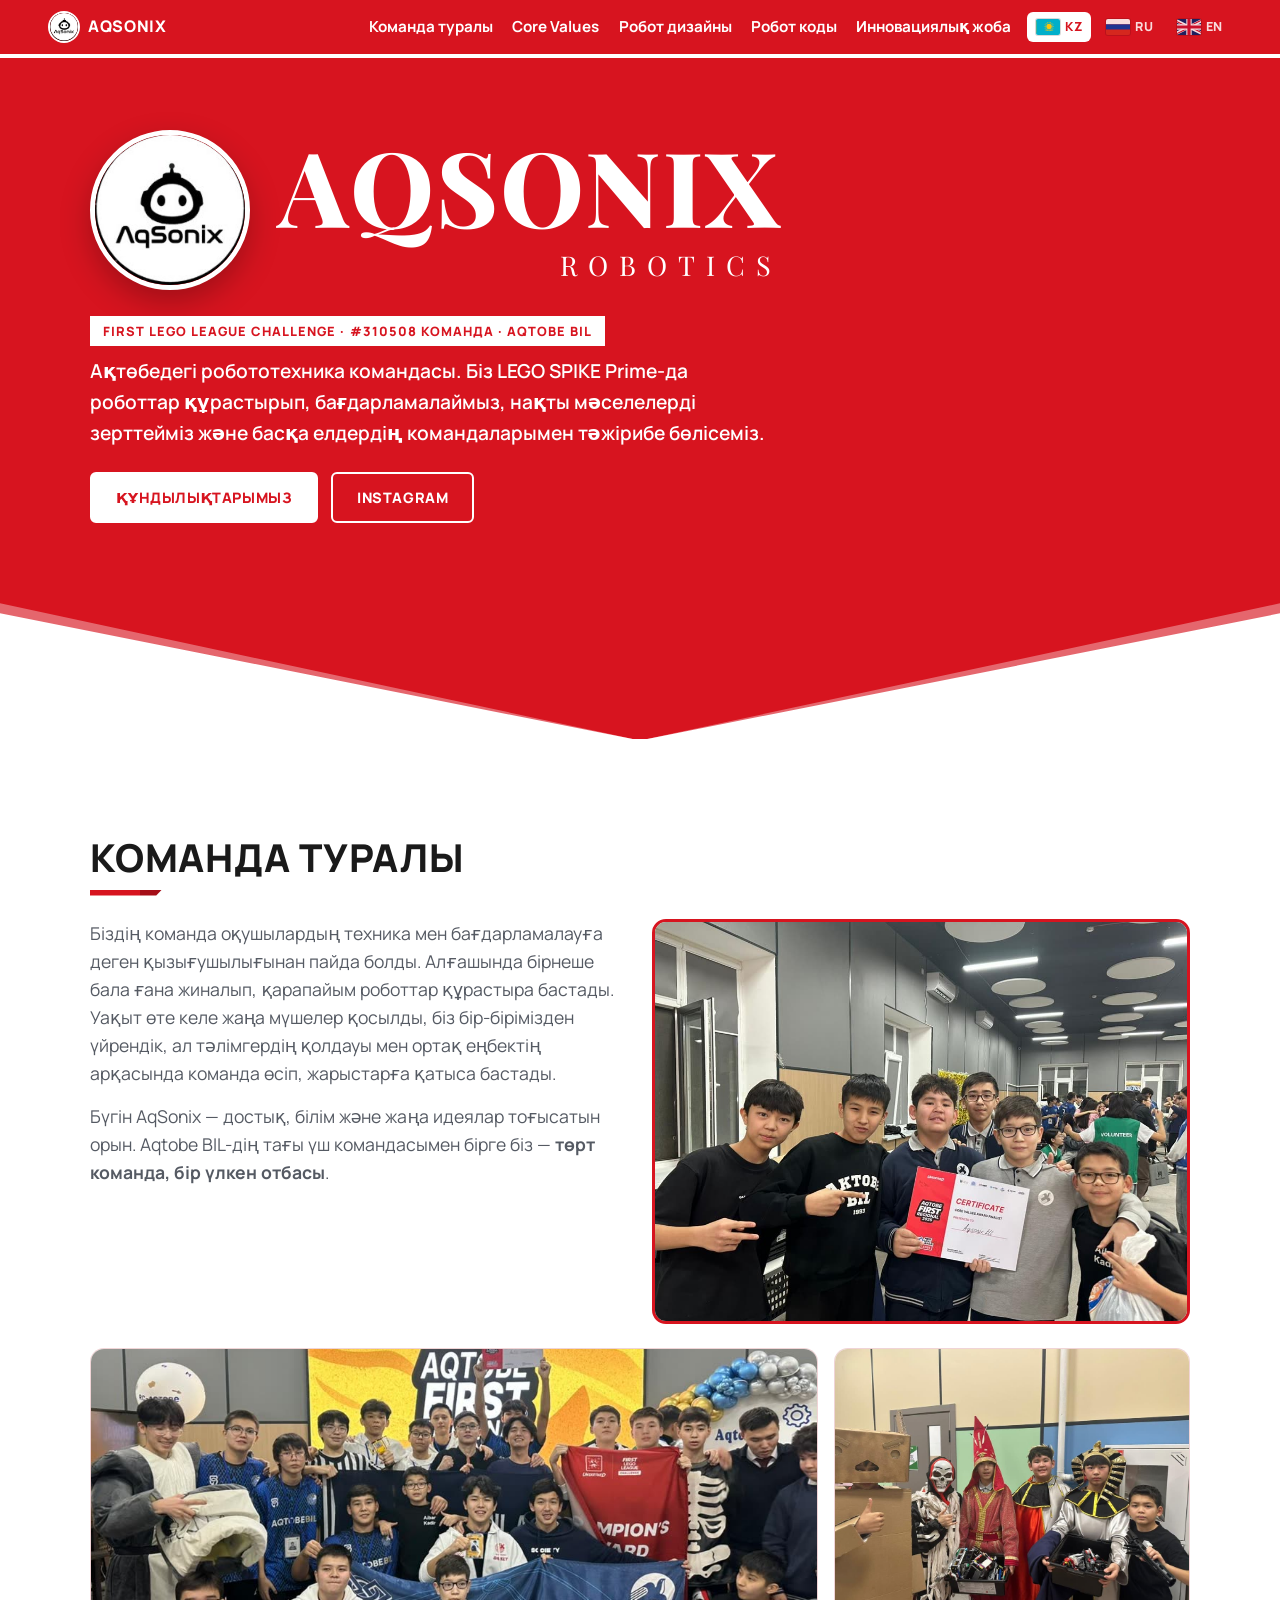
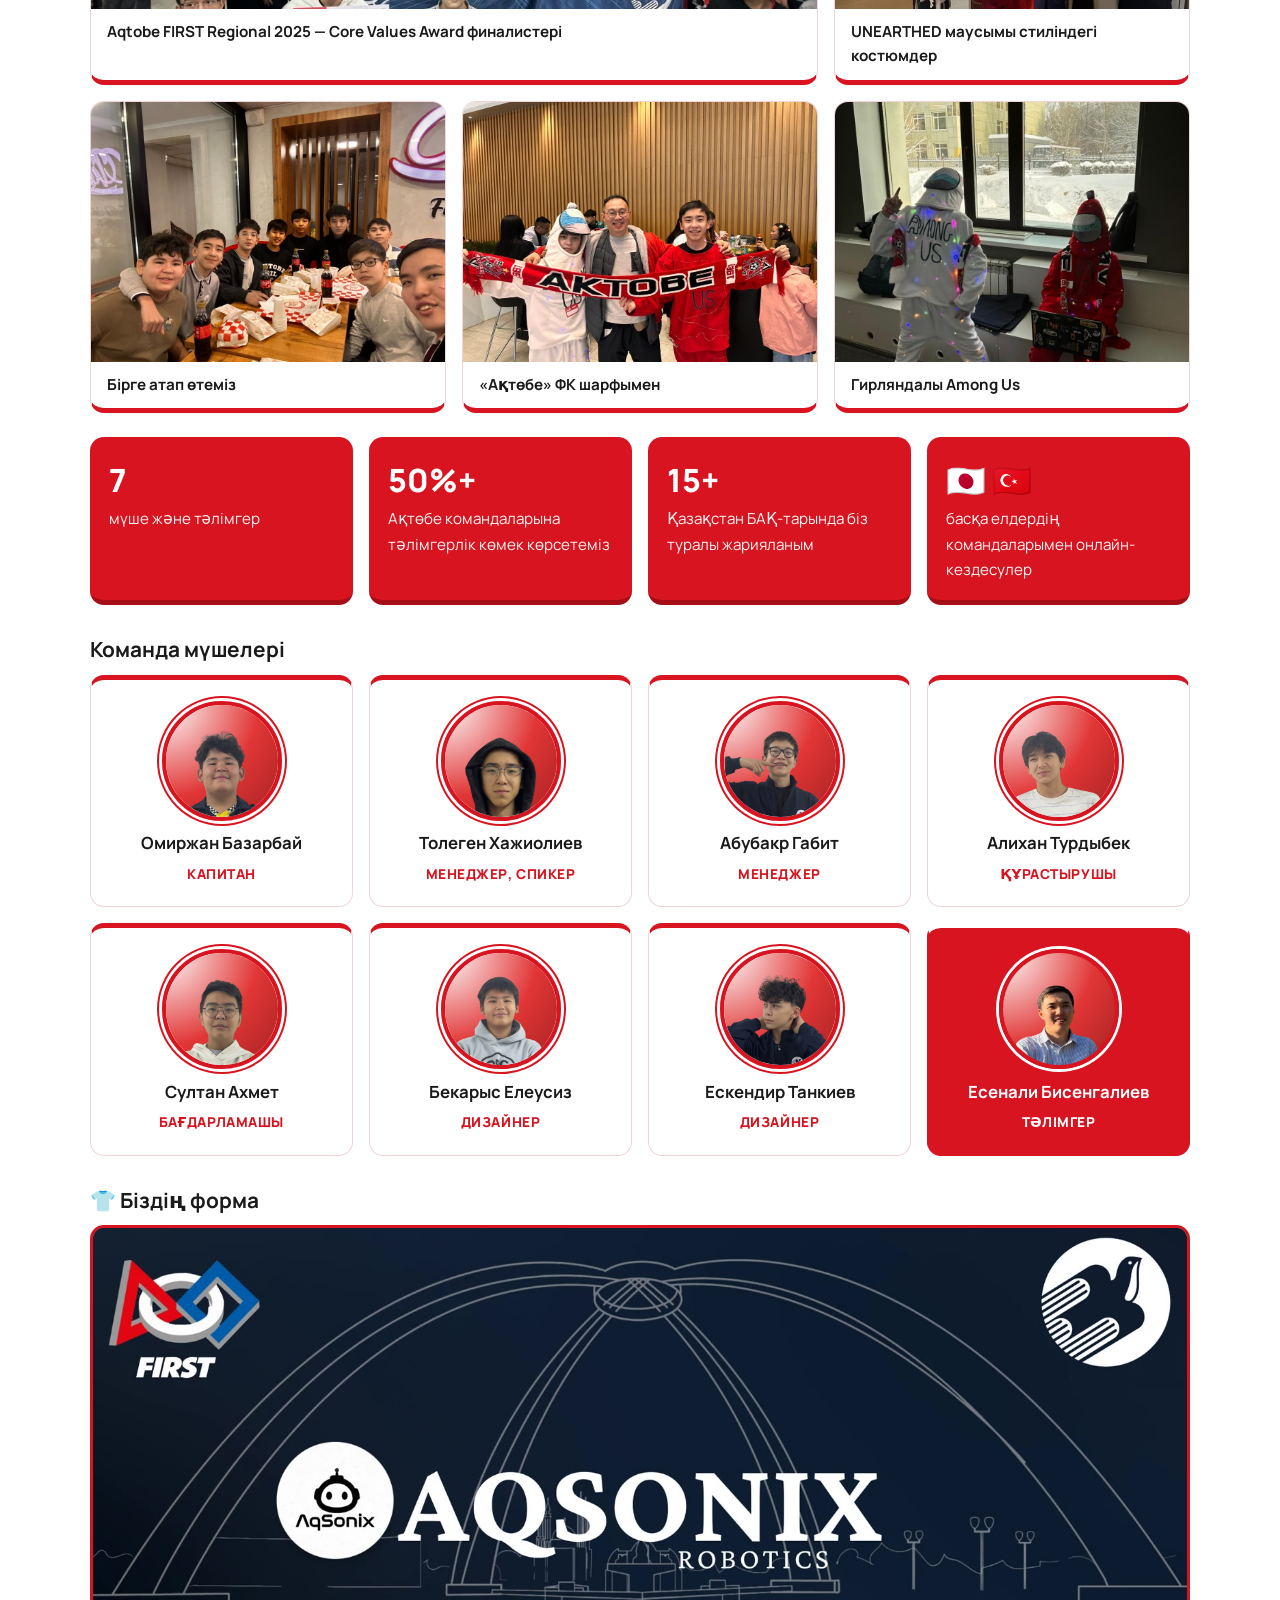
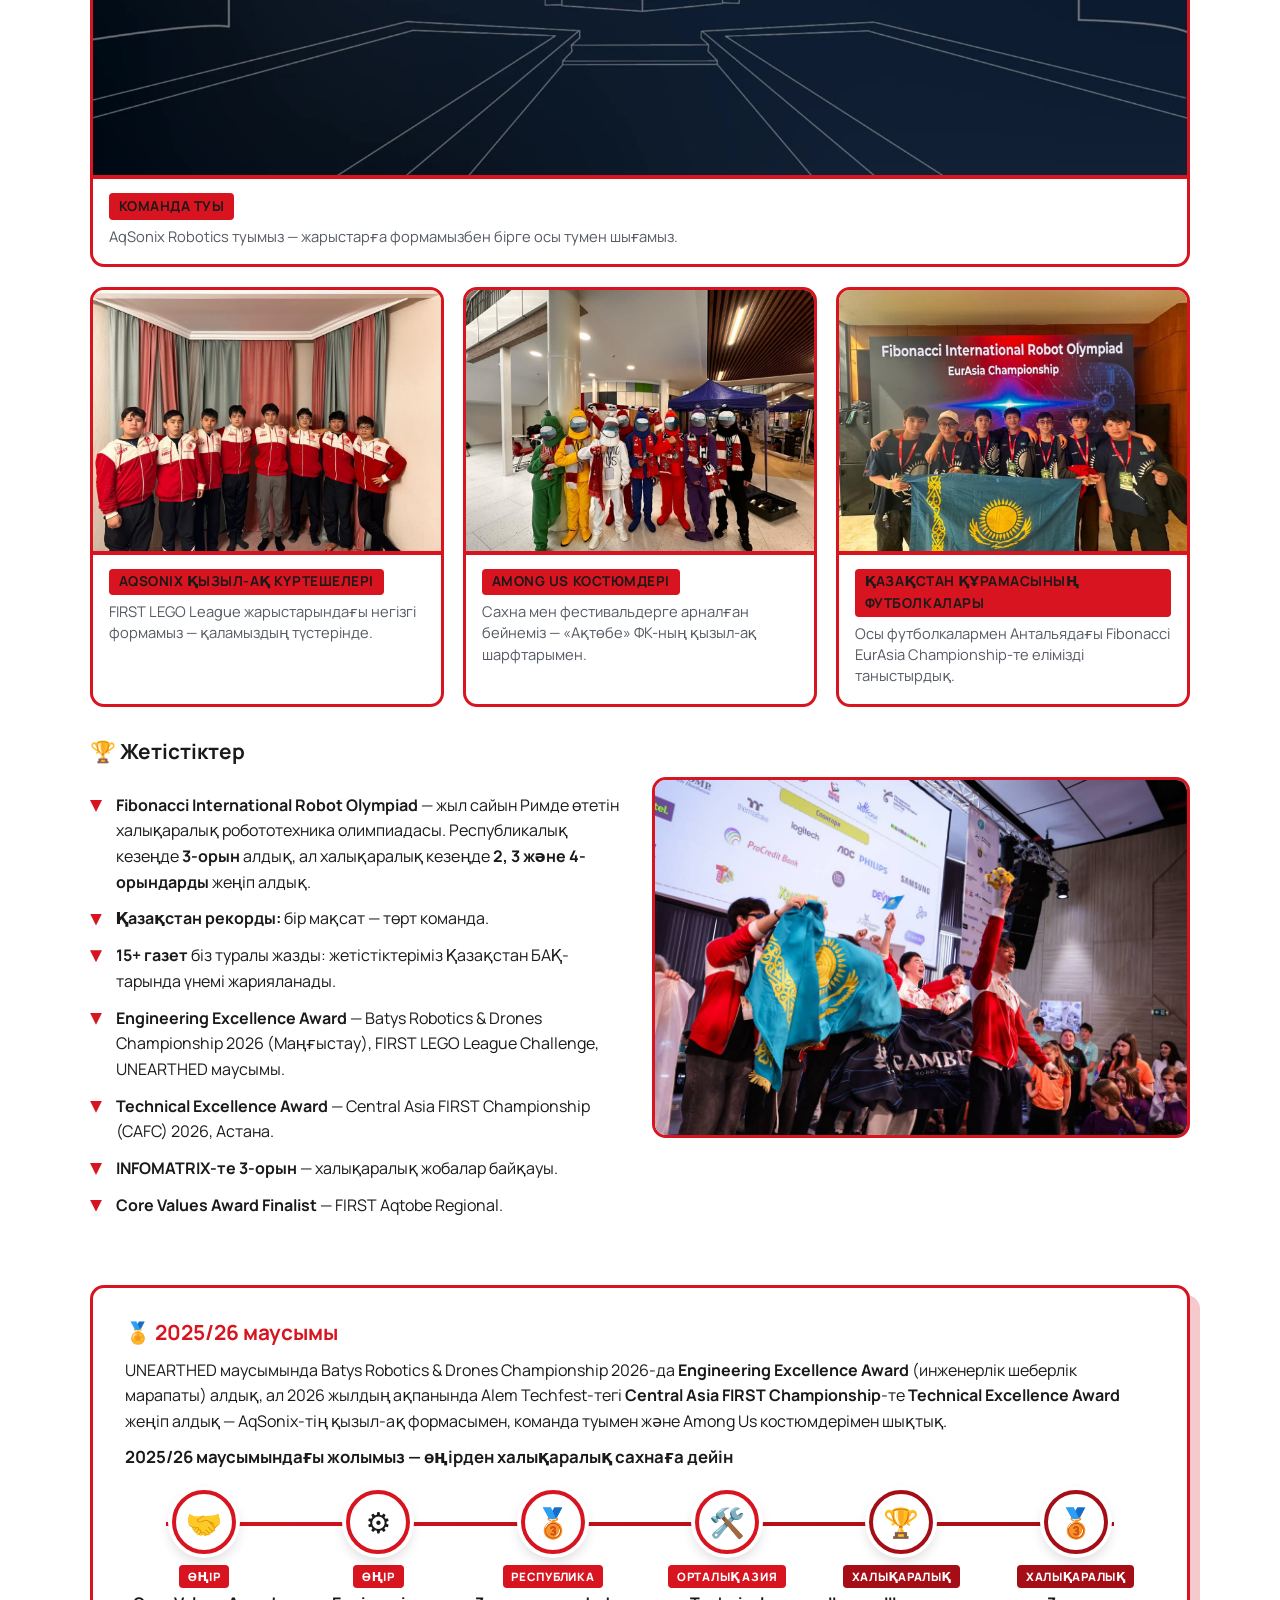
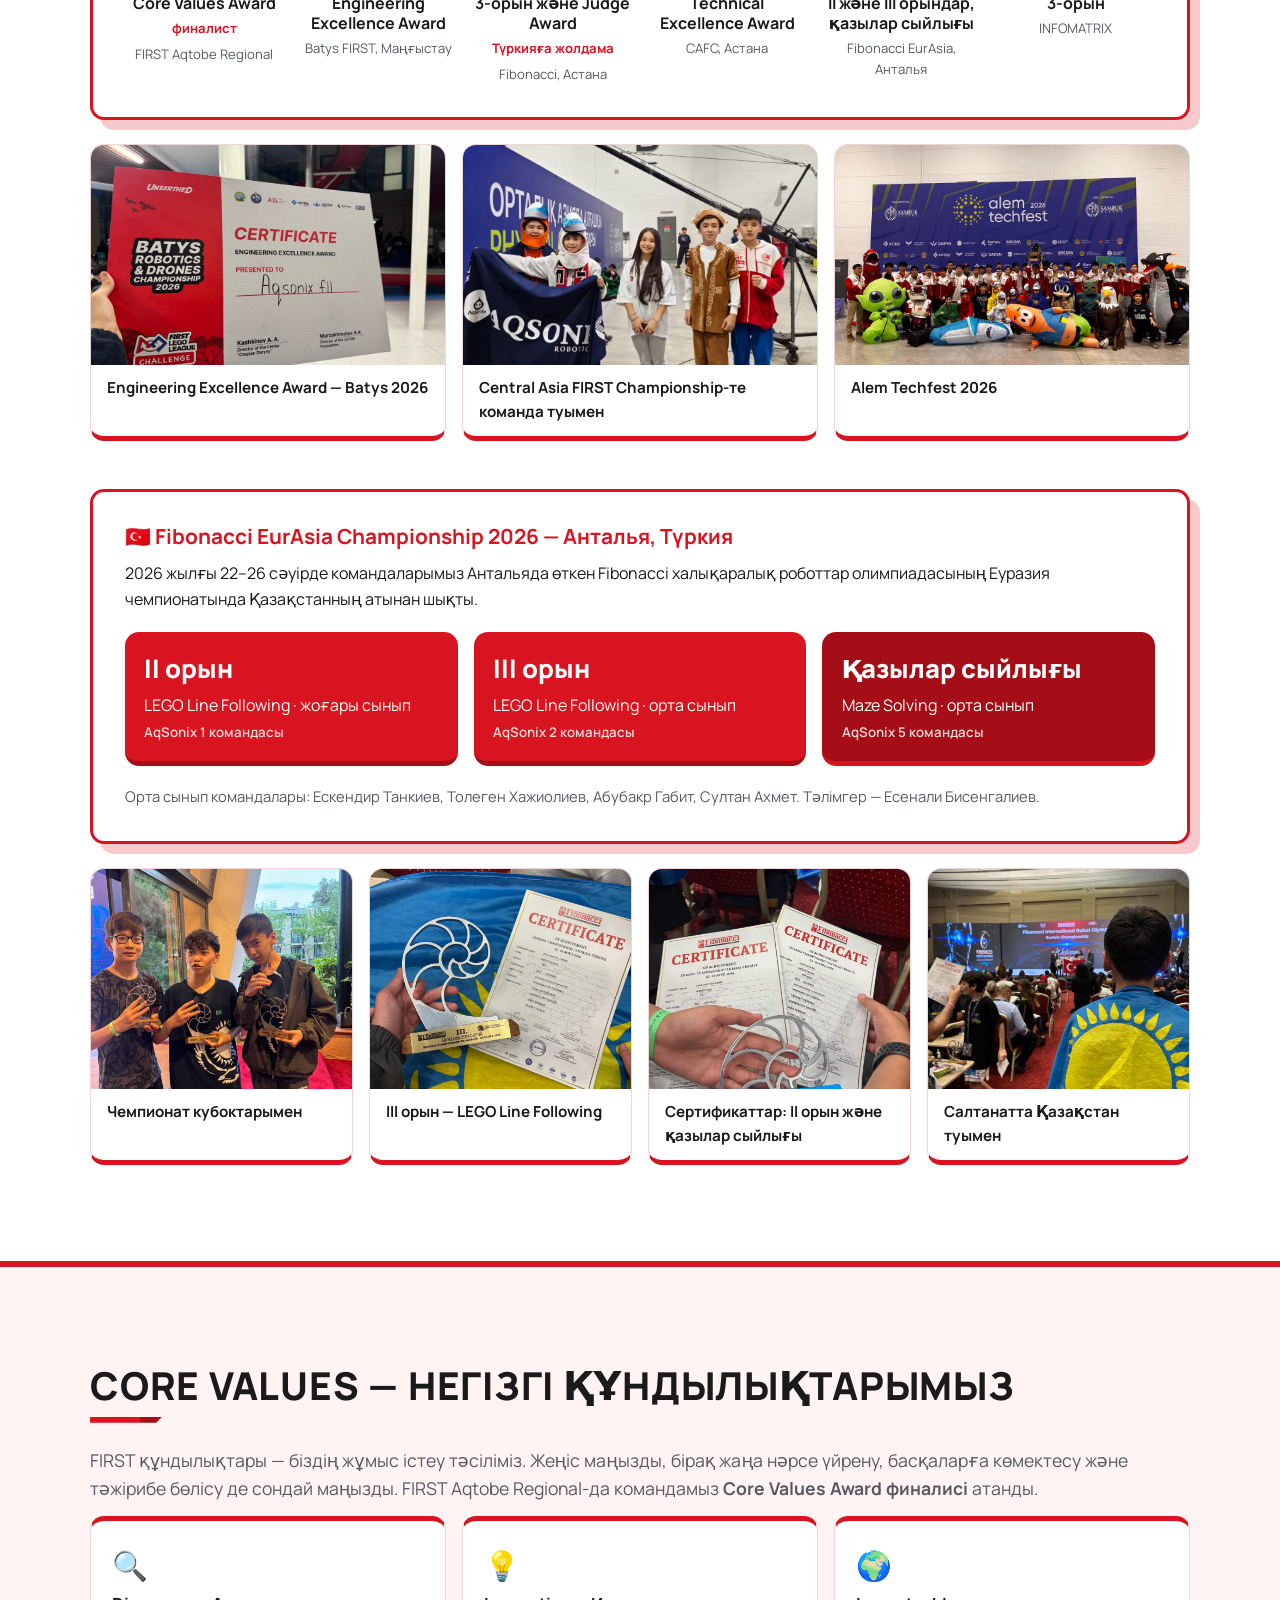
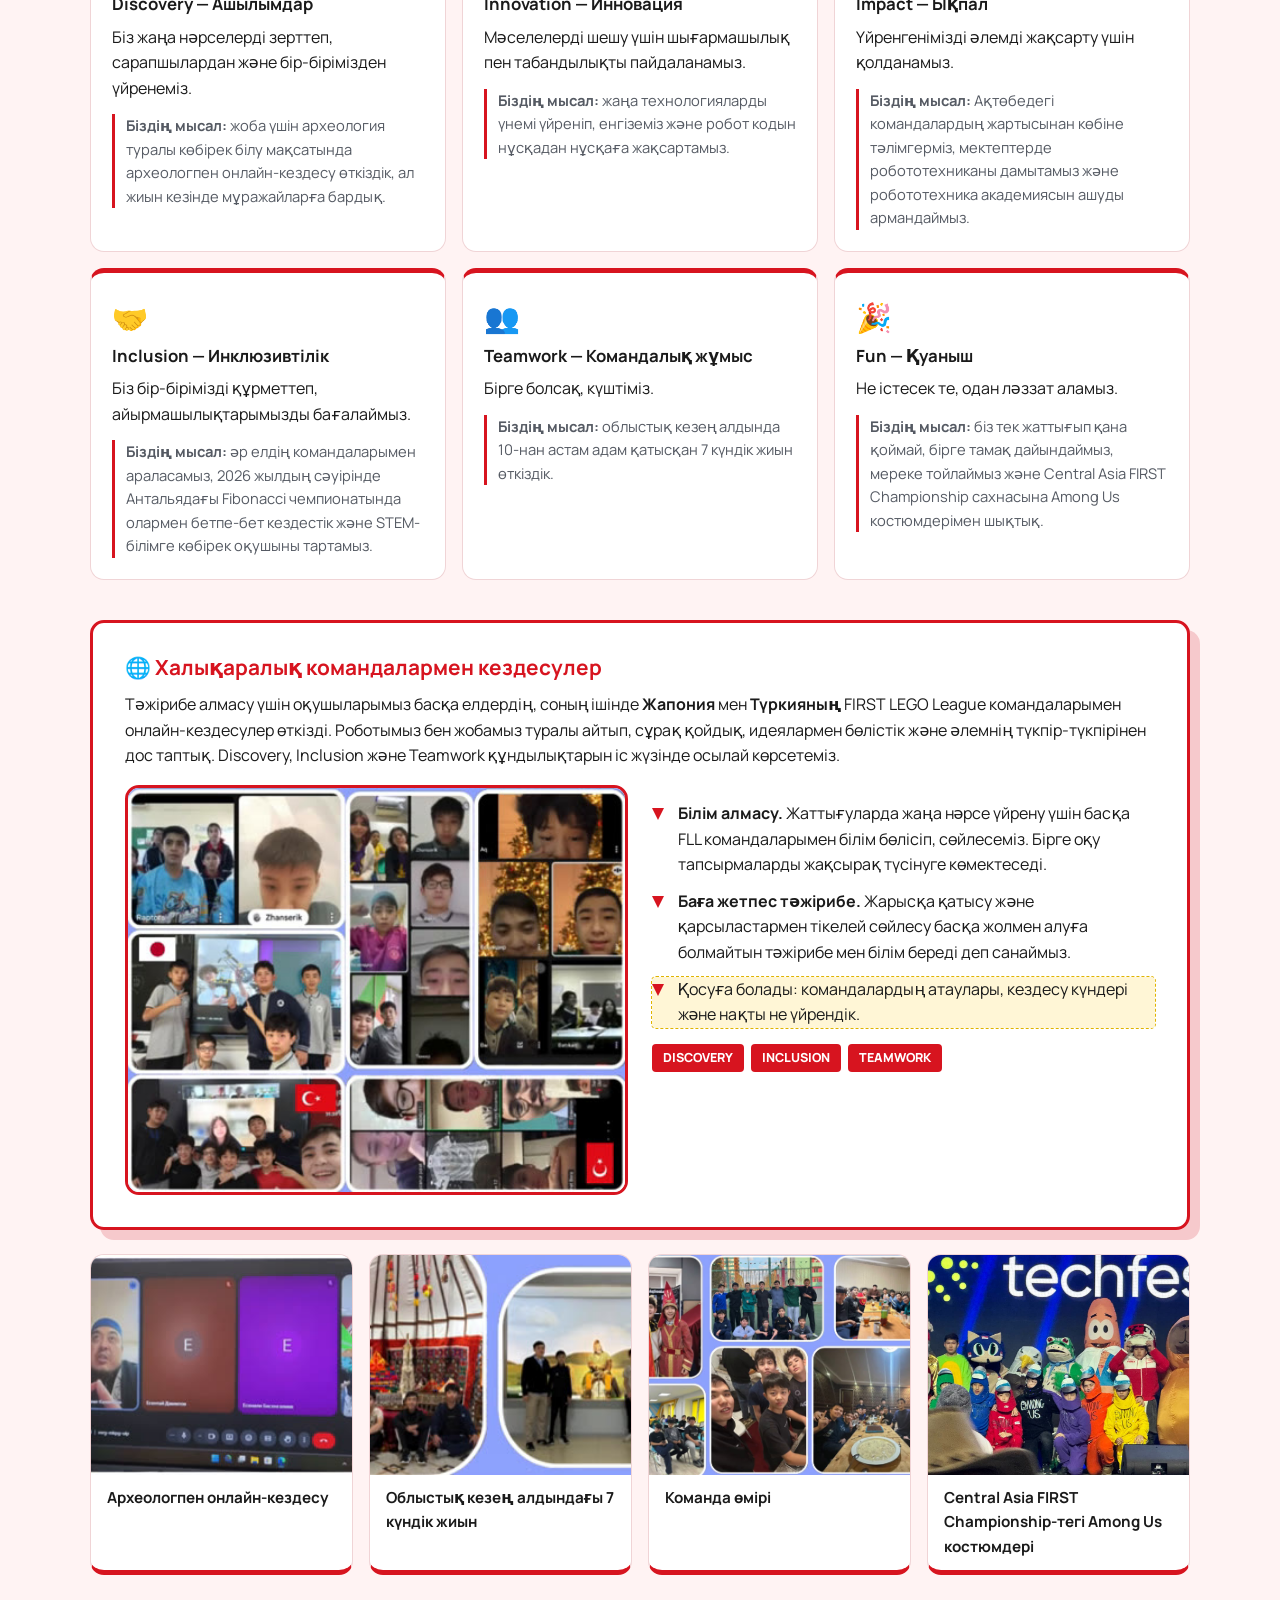
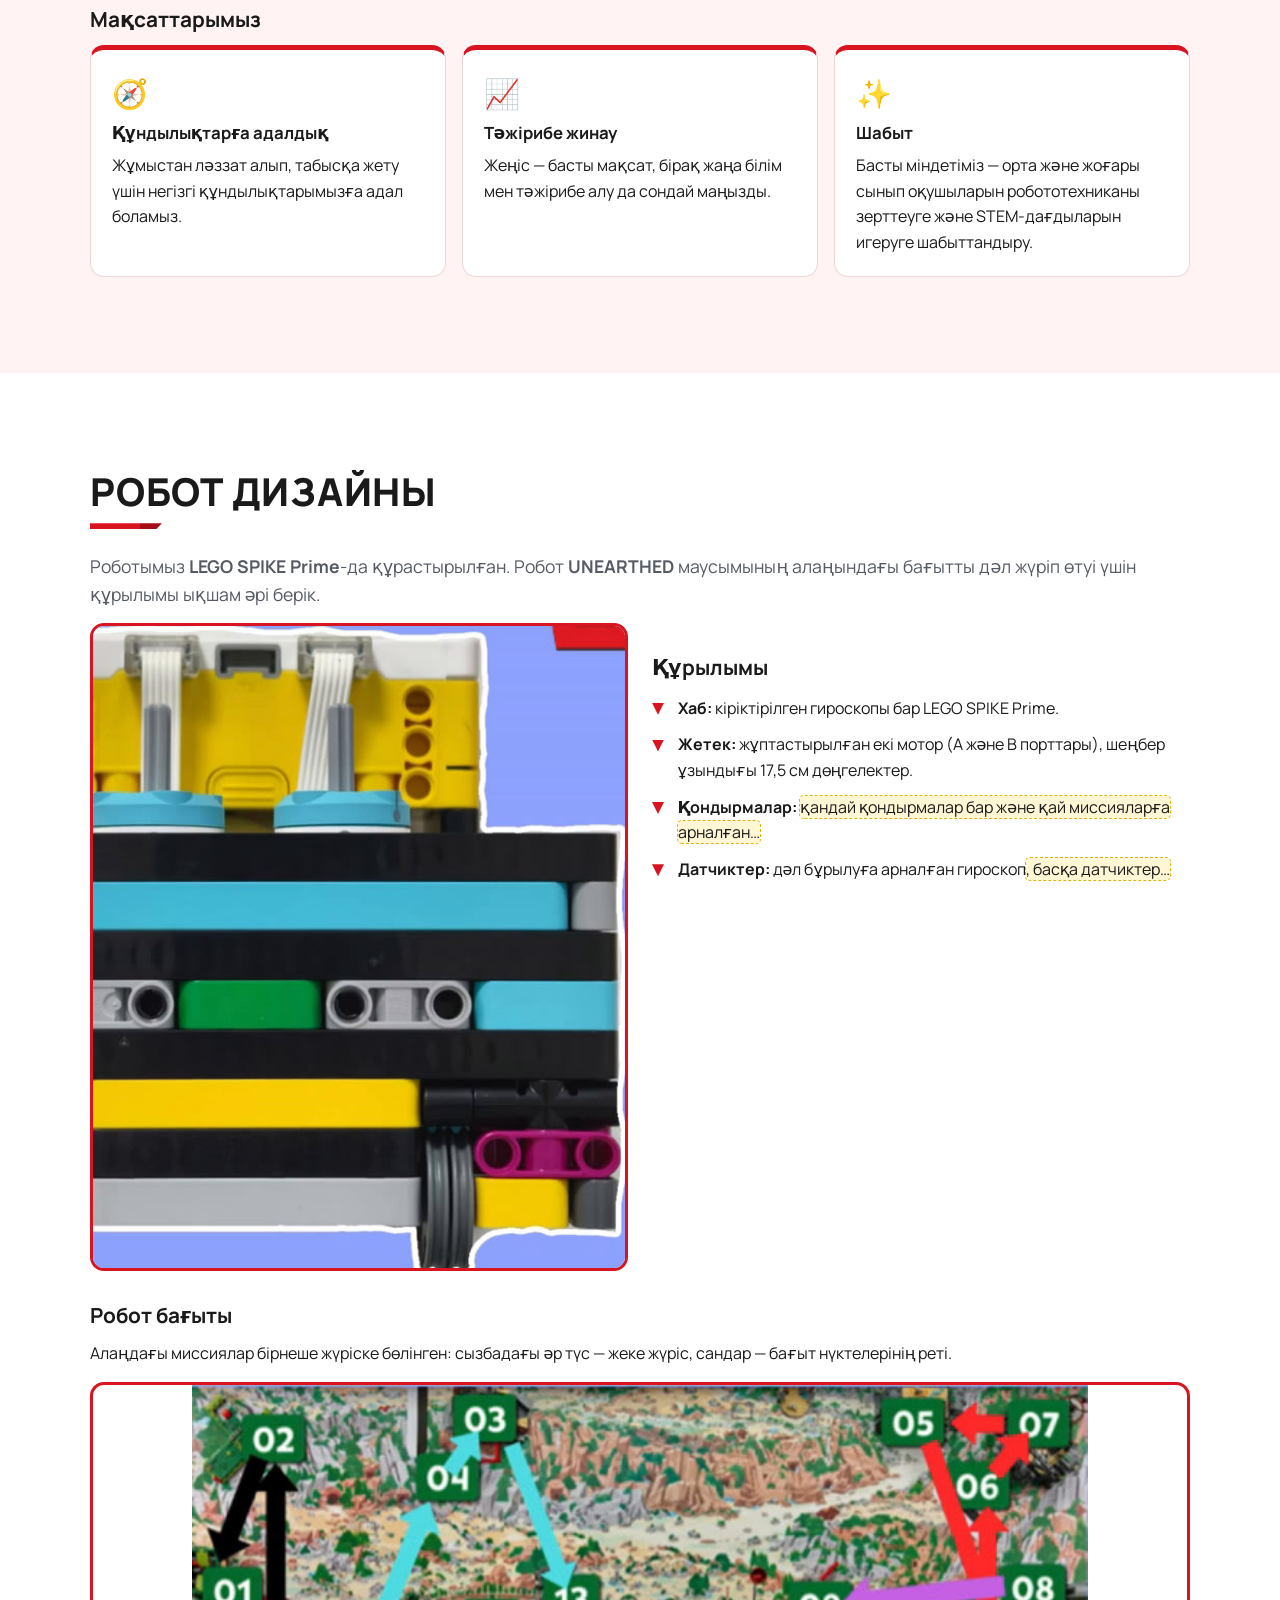
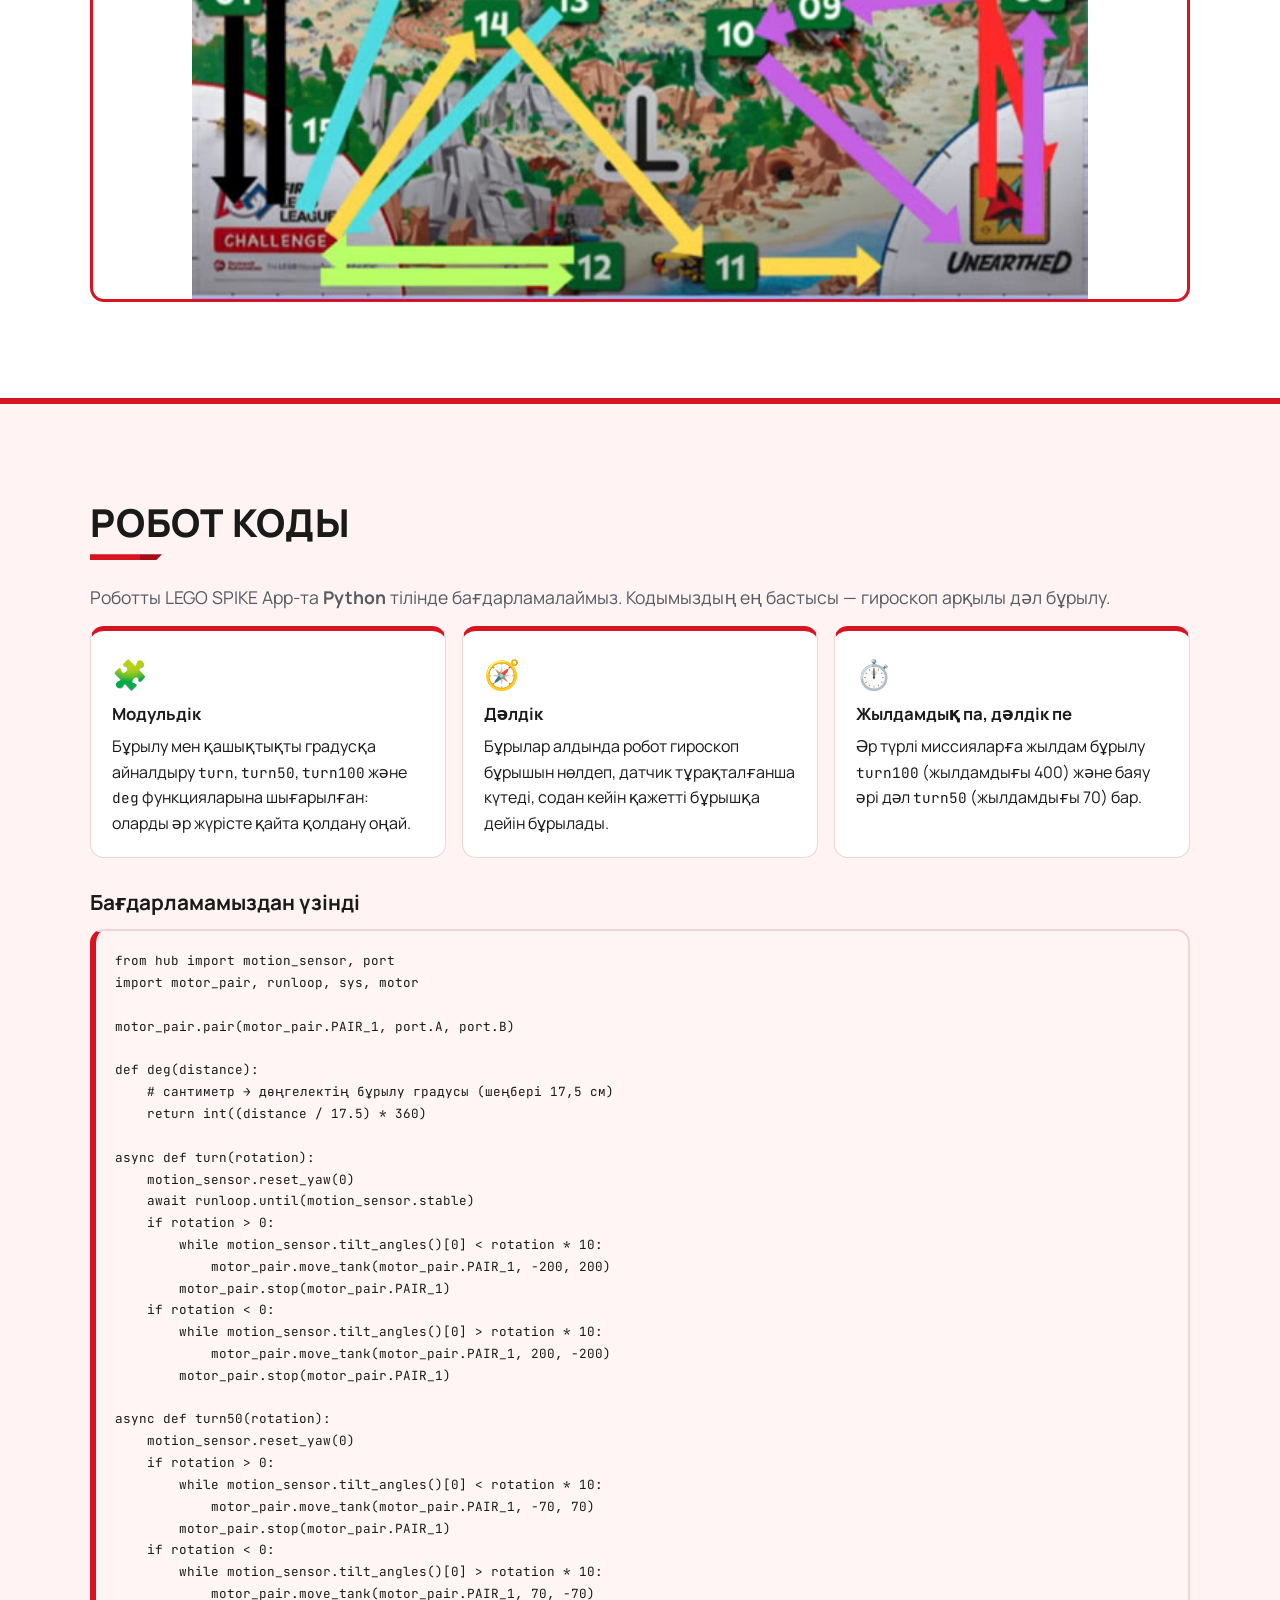
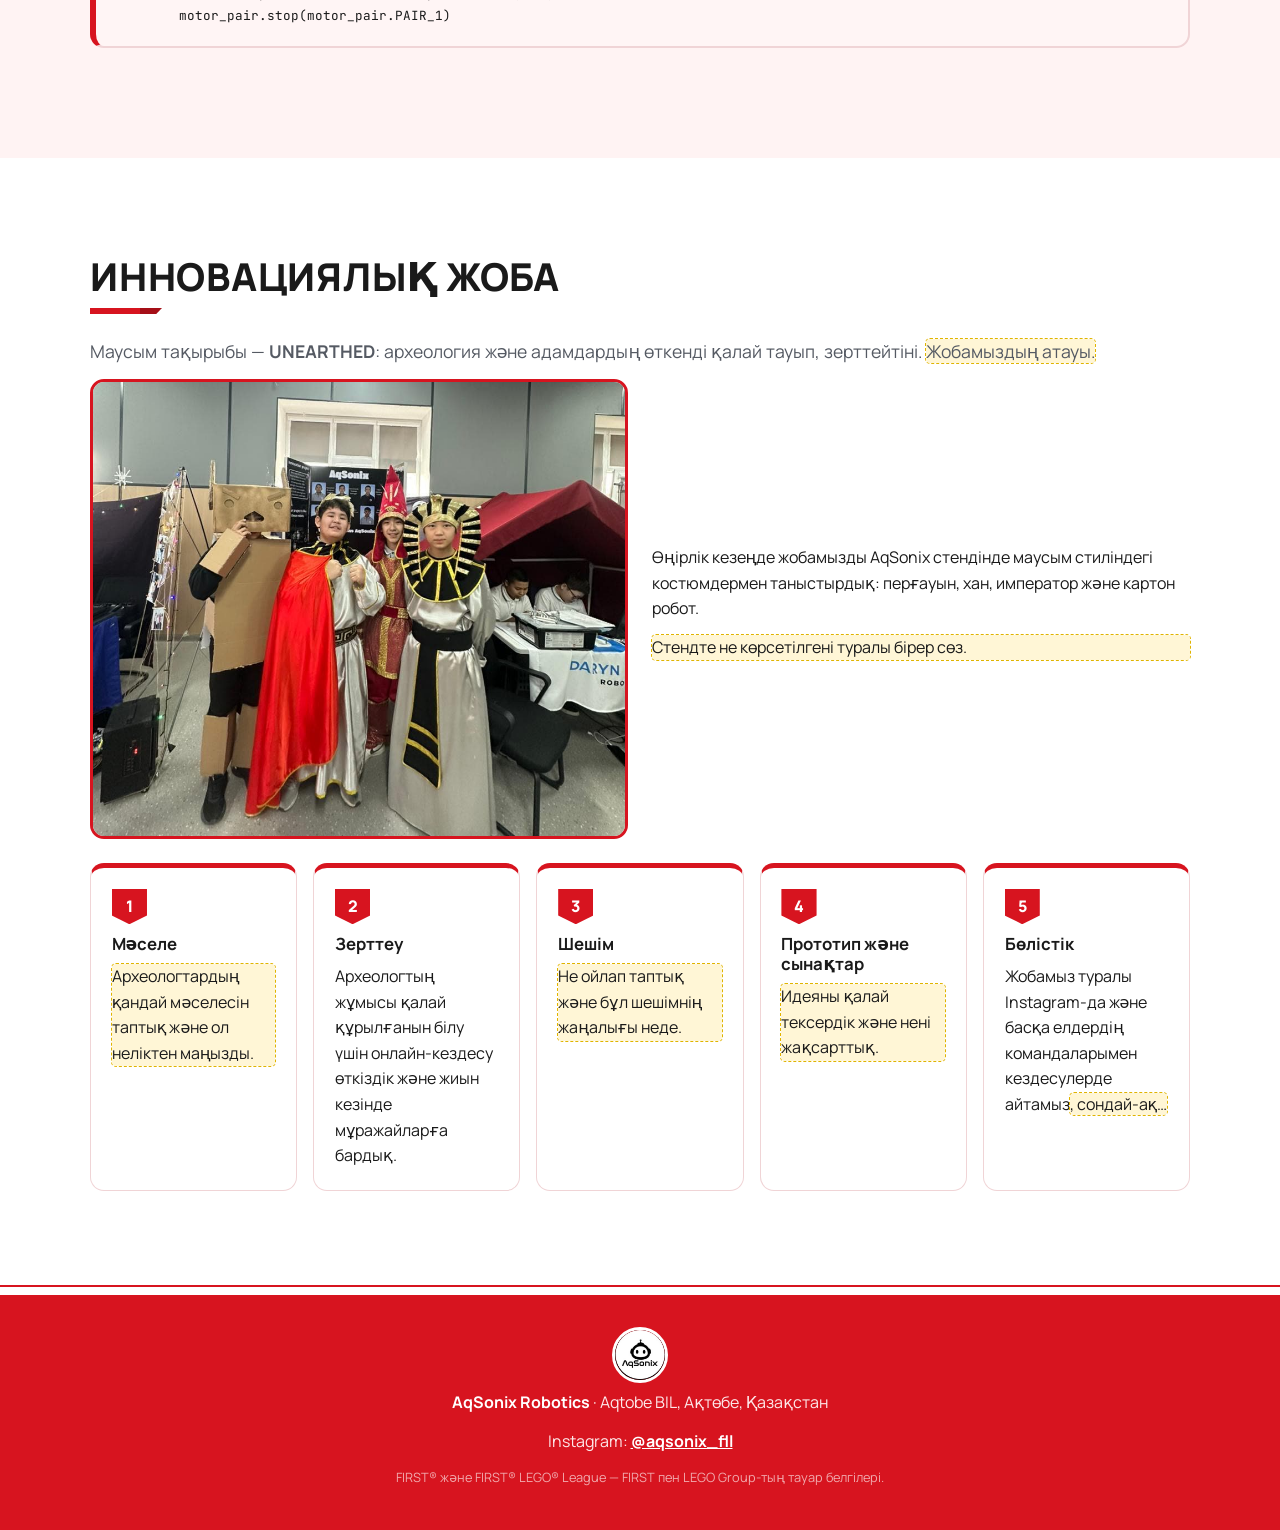
<file: kz.html>
<!doctype html>
<html lang="kk">
<head>
  <meta charset="utf-8">
  <meta name="viewport" content="width=device-width, initial-scale=1">
  <title>AqSonix Robotics — FIRST LEGO League командасы, Ақтөбе</title>
  <meta name="description" content="AqSonix Robotics — Aqtobe BIL-дің FIRST LEGO League Challenge командасы, Ақтөбе: команда туралы, Core Values, халықаралық командалармен кездесулер, робот, код және жоба.">
  <link rel="alternate" hreflang="kk" href="https://yessenali2001-rgb.github.io/aqsonix/kz.html">
  <link rel="alternate" hreflang="ru" href="https://yessenali2001-rgb.github.io/aqsonix/">
  <link rel="alternate" hreflang="en" href="https://yessenali2001-rgb.github.io/aqsonix/en.html">
  <link rel="icon" href="images/logo.jpg">
  <link rel="preconnect" href="https://fonts.googleapis.com">
  <link rel="preconnect" href="https://fonts.gstatic.com" crossorigin>
  <link href="https://fonts.googleapis.com/css2?family=Manrope:wght@400;600;800&family=Playfair+Display:wght@700;800&family=JetBrains+Mono:wght@400;600&display=swap" rel="stylesheet">
  <link rel="stylesheet" href="style.css?v=202610091521">
</head>
<body>
  <!--
    Kazakh version of the site. The Russian version is index.html, English is en.html.
    When you change one page, make the same change on the others.
  -->

  <header class="nav">
    <a class="brand" href="#top"><img src="images/logo.jpg" alt="" width="32" height="32"> AqSonix</a>
    <button class="menu-btn" aria-label="Мәзірді ашу" aria-expanded="false">☰</button>
    <nav class="links">
      <a href="#team">Команда туралы</a>
      <a href="#values">Core Values</a>
      <a href="#design">Робот дизайны</a>
      <a href="#code">Робот коды</a>
      <a href="#project">Инновациялық жоба</a>
    </nav>
    <div class="langs" aria-label="Language / Тіл / Язык">
      <a href="kz.html" hreflang="kk" lang="kk" title="Қазақша" class="active" aria-current="page"><img src="images/flags/kz.svg" alt="" width="24" height="16"><span>KZ</span></a>
      <a href="index.html" hreflang="ru" lang="ru" title="Русский"><img src="images/flags/ru.svg" alt="" width="24" height="16"><span>RU</span></a>
      <a href="en.html" hreflang="en" lang="en" title="English"><img src="images/flags/gb.svg" alt="" width="24" height="16"><span>EN</span></a>
    </div>
  </header>

  <main id="top">
    <section class="hero">
      <div class="hero-brand">
        <img class="hero-logo" src="images/logo.jpg" alt="AqSonix логотипі">
        <div>
          <h1>AQSONIX</h1>
          <p class="hero-sub">ROBOTICS</p>
        </div>
      </div>
      <p class="eyebrow">FIRST LEGO League Challenge · #310508 команда · Aqtobe BIL</p>
      <p class="lead">Ақтөбедегі робототехника командасы. Біз LEGO SPIKE Prime-да роботтар құрастырып, бағдарламалаймыз, нақты мәселелерді зерттейміз және басқа елдердің командаларымен тәжірибе бөлісеміз.</p>
      <div class="hero-actions">
        <a class="btn" href="#values">Құндылықтарымыз</a>
        <a class="btn ghost" href="https://www.instagram.com/aqsonix_fll/" target="_blank" rel="noopener">Instagram</a>
      </div>
    </section>

    <!-- ===================== ABOUT US ===================== -->
    <section id="team" class="section">
      <h2>Команда туралы</h2>
      <div class="split">
        <div>
          <p class="section-lead">Біздің команда оқушылардың техника мен бағдарламалауға деген қызығушылығынан пайда болды. Алғашында бірнеше бала ғана жиналып, қарапайым роботтар құрастыра бастады. Уақыт өте келе жаңа мүшелер қосылды, біз бір-бірімізден үйрендік, ал тәлімгердің қолдауы мен ортақ еңбектің арқасында команда өсіп, жарыстарға қатыса бастады.</p>
          <p class="section-lead">Бүгін AqSonix — достық, білім және жаңа идеялар тоғысатын орын. Aqtobe BIL-дің тағы үш командасымен бірге біз — <b>төрт команда, бір үлкен отбасы</b>.</p>
        </div>
        <img class="photo" src="images/core-values-finalist.jpg" alt="AqSonix командасы Aqtobe FIRST Regional 2025-те Core Values Award финалисі сертификатымен">
      </div>

      <div class="gallery team-gallery">
        <figure class="wide">
          <img src="images/aqtobe-regional-2025.jpg" alt="Aqtobe BIL командалары Aqtobe FIRST Regional 2025-те">
          <figcaption>Aqtobe FIRST Regional 2025 — Core Values Award финалистері</figcaption>
        </figure>
        <figure>
          <img src="images/unearthed-costumes.jpg" alt="Перғауын, хан, мумия және картон робот костюмдеріндегі команда роботтарымен">
          <figcaption>UNEARTHED маусымы стиліндегі костюмдер</figcaption>
        </figure>
        <figure>
          <img src="images/team-dinner.jpg" alt="AqSonix командасы бірге кешкі ас ішуде">
          <figcaption>Бірге атап өтеміз</figcaption>
        </figure>
        <figure>
          <img src="images/aktobe-scarf.jpg" alt="AqSonix мүшелері «Ақтөбе» ФК шарфымен">
          <figcaption>«Ақтөбе» ФК шарфымен</figcaption>
        </figure>
        <figure>
          <img src="images/among-us-lights.jpg" alt="Жарқыраған Among Us костюмдеріндегі мүшелер">
          <figcaption>Гирляндалы Among Us</figcaption>
        </figure>
      </div>

      <div class="stats">
        <div class="stat"><b>7</b><span>мүше және тәлімгер</span></div>
        <div class="stat"><b>50%+</b><span>Ақтөбе командаларына тәлімгерлік көмек көрсетеміз</span></div>
        <div class="stat"><b>15+</b><span>Қазақстан БАҚ-тарында біз туралы жарияланым</span></div>
        <div class="stat"><b>🇯🇵 🇹🇷</b><span>басқа елдердің командаларымен онлайн-кездесулер</span></div>
      </div>

      <h3>Команда мүшелері</h3>
      <div class="cards members">
        <article class="card member">
          <img class="avatar" src="images/member-omirzhan.jpg" alt="Омиржан Базарбай">
          <h4>Омиржан Базарбай</h4>
          <p class="role">Капитан</p>
        </article>
        <article class="card member">
          <img class="avatar" src="images/member-tolegen.jpg" alt="Толеген Хажиолиев">
          <h4>Толеген Хажиолиев</h4>
          <p class="role">Менеджер, спикер</p>
        </article>
        <article class="card member">
          <img class="avatar" src="images/member-abubakr.jpg" alt="Абубакр Габит">
          <h4>Абубакр Габит</h4>
          <p class="role">Менеджер</p>
        </article>
        <article class="card member">
          <img class="avatar" src="images/member-alikhan.jpg" alt="Алихан Турдыбек">
          <h4>Алихан Турдыбек</h4>
          <p class="role">Құрастырушы</p>
        </article>
        <article class="card member">
          <img class="avatar" src="images/member-sultan.jpg" alt="Султан Ахмет">
          <h4>Султан Ахмет</h4>
          <p class="role">Бағдарламашы</p>
        </article>
        <article class="card member">
          <img class="avatar" src="images/member-bekarys.jpg" alt="Бекарыс Елеусиз">
          <h4>Бекарыс Елеусиз</h4>
          <p class="role">Дизайнер</p>
        </article>
        <article class="card member">
          <img class="avatar" src="images/member-eskendir.jpg" alt="Ескендир Танкиев">
          <h4>Ескендир Танкиев</h4>
          <p class="role">Дизайнер</p>
        </article>
        <article class="card member mentor">
          <img class="avatar" src="images/member-yessenali.jpg" alt="Есенали Бисенгалиев">
          <h4>Есенали Бисенгалиев</h4>
          <p class="role">Тәлімгер</p>
        </article>
      </div>

      <h3>👕 Біздің форма</h3>
      <div class="uniforms">
        <figure class="uniform flag-card">
          <img src="images/flag.jpg" alt="AqSonix Robotics командасының туы">
          <figcaption><b>Команда туы</b><span>AqSonix Robotics туымыз — жарыстарға формамызбен бірге осы тумен шығамыз.</span></figcaption>
        </figure>
        <figure class="uniform">
          <img src="images/uniform-jackets.jpg" alt="Қызыл-ақ күртешелі AqSonix командасы">
          <figcaption><b>AqSonix қызыл-ақ күртешелері</b><span>FIRST LEGO League жарыстарындағы негізгі формамыз — қаламыздың түстерінде.</span></figcaption>
        </figure>
        <figure class="uniform">
          <img src="images/uniform-among-us.jpg" alt="«Ақтөбе» ФК шарфтары бар Among Us костюмдеріндегі команда">
          <figcaption><b>Among Us костюмдері</b><span>Сахна мен фестивальдерге арналған бейнеміз — «Ақтөбе» ФК-ның қызыл-ақ шарфтарымен.</span></figcaption>
        </figure>
        <figure class="uniform">
          <img src="images/uniform-fibonacci.jpg" alt="Fibonacci EurAsia Championship-те Қазақстан құрамасының футболкаларындағы команда">
          <figcaption><b>Қазақстан құрамасының футболкалары</b><span>Осы футболкалармен Антальядағы Fibonacci EurAsia Championship-те елімізді таныстырдық.</span></figcaption>
        </figure>
      </div>

      <h3>🏆 Жетістіктер</h3>
      <div class="split">
        <ul class="checklist">
          <li><b>Fibonacci International Robot Olympiad</b> — жыл сайын Римде өтетін халықаралық робототехника олимпиадасы. Республикалық кезеңде <b>3-орын</b> алдық, ал халықаралық кезеңде <b>2, 3 және 4-орындарды</b> жеңіп алдық.</li>
          <li><b>Қазақстан рекорды:</b> бір мақсат — төрт команда.</li>
          <li><b>15+ газет</b> біз туралы жазды: жетістіктеріміз Қазақстан БАҚ-тарында үнемі жарияланады.</li>
          <li><b>Engineering Excellence Award</b> — Batys Robotics &amp; Drones Championship 2026 (Маңғыстау), FIRST LEGO League Challenge, UNEARTHED маусымы.</li>
          <li><b>Technical Excellence Award</b> — Central Asia FIRST Championship (CAFC) 2026, Астана.</li>
          <li><b>INFOMATRIX-те 3-орын</b> — халықаралық жобалар байқауы.</li>
          <li><b>Core Values Award Finalist</b> — FIRST Aqtobe Regional.</li>
        </ul>
        <img class="photo" src="images/fibonacci-flag.jpg" alt="Fibonacci олимпиадасында Қазақстан туымен Aqtobe BIL командалары">
      </div>

      <div class="highlight">
        <h3>🏅 2025/26 маусымы</h3>
        <p>UNEARTHED маусымында Batys Robotics &amp; Drones Championship 2026-да <b>Engineering Excellence Award</b> (инженерлік шеберлік марапаты) алдық, ал 2026 жылдың ақпанында Alem Techfest-тегі <b>Central Asia FIRST Championship</b>-те <b>Technical Excellence Award</b> жеңіп алдық — AqSonix-тің қызыл-ақ формасымен, команда туымен және Among Us костюмдерімен шықтық.</p>
        <h4>2025/26 маусымындағы жолымыз — өңірден халықаралық сахнаға дейін</h4>
        <ol class="journey">
          <li>
            <span class="badge">🤝</span>
            <span class="level">Өңір</span>
            <b>Core Values Award</b>
            <span class="award-note">финалист</span>
            <small>FIRST Aqtobe Regional</small>
          </li>
          <li>
            <span class="badge">⚙️</span>
            <span class="level">Өңір</span>
            <b>Engineering Excellence Award</b>
            <small>Batys FIRST, Маңғыстау</small>
          </li>
          <li>
            <span class="badge">🥉</span>
            <span class="level">Республика</span>
            <b>3-орын және Judge Award</b>
            <span class="award-note">Түркияға жолдама</span>
            <small>Fibonacci, Астана</small>
          </li>
          <li>
            <span class="badge">🛠️</span>
            <span class="level">Орталық Азия</span>
            <b>Technical Excellence Award</b>
            <small>CAFC, Астана</small>
          </li>
          <li>
            <span class="badge">🏆</span>
            <span class="level">Халықаралық</span>
            <b>II және III орындар, қазылар сыйлығы</b>
            <small>Fibonacci EurAsia, Анталья</small>
          </li>
          <li>
            <span class="badge">🥉</span>
            <span class="level">Халықаралық</span>
            <b>3-орын</b>
            <small>INFOMATRIX</small>
          </li>
        </ol>
      </div>

      <div class="gallery">
        <figure>
          <img src="images/batys-2026-engineering-award.jpg" alt="Engineering Excellence Award сертификаты, Batys Robotics and Drones Championship 2026">
          <figcaption>Engineering Excellence Award — Batys 2026</figcaption>
        </figure>
        <figure>
          <img src="images/central-asia-2026-team-flag.jpg" alt="Central Asia FIRST Championship-те туымен AqSonix командасы">
          <figcaption>Central Asia FIRST Championship-те команда туымен</figcaption>
        </figure>
        <figure>
          <img src="images/central-asia-2026-techfest.jpg" alt="Alem Techfest 2026 қатысушыларының ортақ суреті">
          <figcaption>Alem Techfest 2026</figcaption>
        </figure>
      </div>

      <div class="highlight">
        <h3>🇹🇷 Fibonacci EurAsia Championship 2026 — Анталья, Түркия</h3>
        <p>2026 жылғы 22–26 сәуірде командаларымыз Антальяда өткен Fibonacci халықаралық роботтар олимпиадасының Еуразия чемпионатында Қазақстанның атынан шықты.</p>
        <div class="results">
          <div class="result gold-2"><b>II орын</b><span>LEGO Line Following · жоғары сынып</span><small>AqSonix 1 командасы</small></div>
          <div class="result gold-3"><b>III орын</b><span>LEGO Line Following · орта сынып</span><small>AqSonix 2 командасы</small></div>
          <div class="result jury"><b>Қазылар сыйлығы</b><span>Maze Solving · орта сынып</span><small>AqSonix 5 командасы</small></div>
        </div>
        <p class="small-note">Орта сынып командалары: Ескендир Танкиев, Толеген Хажиолиев, Абубакр Габит, Султан Ахмет. Тәлімгер — Есенали Бисенгалиев.</p>
      </div>

      <div class="gallery">
        <figure>
          <img src="images/fibonacci-2026-trophies.jpg" alt="Fibonacci кубоктарымен AqSonix мүшелері">
          <figcaption>Чемпионат кубоктарымен</figcaption>
        </figure>
        <figure>
          <img src="images/fibonacci-2026-third-place.jpg" alt="LEGO Line Following-тегі III орын кубогы мен сертификаты">
          <figcaption>III орын — LEGO Line Following</figcaption>
        </figure>
        <figure>
          <img src="images/fibonacci-2026-certificates.jpg" alt="Fibonacci EurAsia Championship сертификаттары">
          <figcaption>Сертификаттар: II орын және қазылар сыйлығы</figcaption>
        </figure>
        <figure>
          <img src="images/fibonacci-2026-hall.jpg" alt="Fibonacci салтанатында Қазақстан туымен қатысушы">
          <figcaption>Салтанатта Қазақстан туымен</figcaption>
        </figure>
      </div>
    </section>

    <!-- ===================== CORE VALUES ===================== -->
    <section id="values" class="section alt">
      <h2>Core Values — негізгі құндылықтарымыз</h2>
      <p class="section-lead">FIRST құндылықтары — біздің жұмыс істеу тәсіліміз. Жеңіс маңызды, бірақ жаңа нәрсе үйрену, басқаларға көмектесу және тәжірибе бөлісу де сондай маңызды. FIRST Aqtobe Regional-да командамыз <b>Core Values Award финалисі</b> атанды.</p>

      <div class="cards values">
        <article class="card value">
          <div class="icon">🔍</div>
          <h4>Discovery — Ашылымдар</h4>
          <p>Біз жаңа нәрселерді зерттеп, сарапшылардан және бір-бірімізден үйренеміз.</p>
          <p class="example"><b>Біздің мысал:</b> жоба үшін археология туралы көбірек білу мақсатында археологпен онлайн-кездесу өткіздік, ал жиын кезінде мұражайларға бардық.</p>
        </article>
        <article class="card value">
          <div class="icon">💡</div>
          <h4>Innovation — Инновация</h4>
          <p>Мәселелерді шешу үшін шығармашылық пен табандылықты пайдаланамыз.</p>
          <p class="example"><b>Біздің мысал:</b> жаңа технологияларды үнемі үйреніп, енгіземіз және робот кодын нұсқадан нұсқаға жақсартамыз.</p>
        </article>
        <article class="card value">
          <div class="icon">🌍</div>
          <h4>Impact — Ықпал</h4>
          <p>Үйренгенімізді әлемді жақсарту үшін қолданамыз.</p>
          <p class="example"><b>Біздің мысал:</b> Ақтөбедегі командалардың жартысынан көбіне тәлімгерміз, мектептерде робототехниканы дамытамыз және робототехника академиясын ашуды армандаймыз.</p>
        </article>
        <article class="card value">
          <div class="icon">🤝</div>
          <h4>Inclusion — Инклюзивтілік</h4>
          <p>Біз бір-бірімізді құрметтеп, айырмашылықтарымызды бағалаймыз.</p>
          <p class="example"><b>Біздің мысал:</b> әр елдің командаларымен араласамыз, 2026 жылдың сәуірінде Антальядағы Fibonacci чемпионатында олармен бетпе-бет кездестік және STEM-білімге көбірек оқушыны тартамыз.</p>
        </article>
        <article class="card value">
          <div class="icon">👥</div>
          <h4>Teamwork — Командалық жұмыс</h4>
          <p>Бірге болсақ, күштіміз.</p>
          <p class="example"><b>Біздің мысал:</b> облыстық кезең алдында 10-нан астам адам қатысқан 7 күндік жиын өткіздік.</p>
        </article>
        <article class="card value">
          <div class="icon">🎉</div>
          <h4>Fun — Қуаныш</h4>
          <p>Не істесек те, одан ләззат аламыз.</p>
          <p class="example"><b>Біздің мысал:</b> біз тек жаттығып қана қоймай, бірге тамақ дайындаймыз, мереке тойлаймыз және Central Asia FIRST Championship сахнасына Among Us костюмдерімен шықтық.</p>
        </article>
      </div>

      <div class="highlight">
        <h3>🌐 Халықаралық командалармен кездесулер</h3>
        <p>Тәжірибе алмасу үшін оқушыларымыз басқа елдердің, соның ішінде <b>Жапония</b> мен <b>Түркияның</b> FIRST LEGO League командаларымен онлайн-кездесулер өткізді. Роботымыз бен жобамыз туралы айтып, сұрақ қойдық, идеялармен бөлістік және әлемнің түкпір-түкпірінен дос таптық. Discovery, Inclusion және Teamwork құндылықтарын іс жүзінде осылай көрсетеміз.</p>
        <div class="split">
          <img class="photo" src="images/international-meetings.jpg" alt="Жапония мен Түркия командаларымен онлайн-кездесулердің скриншоттары">
          <div>
            <ul class="checklist">
              <li><b>Білім алмасу.</b> Жаттығуларда жаңа нәрсе үйрену үшін басқа FLL командаларымен білім бөлісіп, сөйлесеміз. Бірге оқу тапсырмаларды жақсырақ түсінуге көмектеседі.</li>
              <li><b>Баға жетпес тәжірибе.</b> Жарысқа қатысу және қарсыластармен тікелей сөйлесу басқа жолмен алуға болмайтын тәжірибе мен білім береді деп санаймыз.</li>
              <li class="todo">Қосуға болады: командалардың атаулары, кездесу күндері және нақты не үйрендік.</li>
            </ul>
            <p class="values-tags"><span>Discovery</span><span>Inclusion</span><span>Teamwork</span></p>
          </div>
        </div>
      </div>

      <div class="gallery">
        <figure>
          <img src="images/archaeologist-meeting.jpg" alt="Археологпен онлайн-кездесу">
          <figcaption>Археологпен онлайн-кездесу</figcaption>
        </figure>
        <figure>
          <img src="images/regional-camp.jpg" alt="Облыстық кезең алдындағы жиын">
          <figcaption>Облыстық кезең алдындағы 7 күндік жиын</figcaption>
        </figure>
        <figure>
          <img src="images/team-history.jpg" alt="Команда өмірі">
          <figcaption>Команда өмірі</figcaption>
        </figure>
        <figure>
          <img src="images/techfest-costumes.jpg" alt="Techfest сахнасындағы Among Us костюмдеріндегі команда">
          <figcaption>Central Asia FIRST Championship-тегі Among Us костюмдері</figcaption>
        </figure>
      </div>

      <h3>Мақсаттарымыз</h3>
      <div class="cards">
        <article class="card">
          <div class="icon">🧭</div>
          <h4>Құндылықтарға адалдық</h4>
          <p>Жұмыстан ләззат алып, табысқа жету үшін негізгі құндылықтарымызға адал боламыз.</p>
        </article>
        <article class="card">
          <div class="icon">📈</div>
          <h4>Тәжірибе жинау</h4>
          <p>Жеңіс — басты мақсат, бірақ жаңа білім мен тәжірибе алу да сондай маңызды.</p>
        </article>
        <article class="card">
          <div class="icon">✨</div>
          <h4>Шабыт</h4>
          <p>Басты міндетіміз — орта және жоғары сынып оқушыларын робототехниканы зерттеуге және STEM-дағдыларын игеруге шабыттандыру.</p>
        </article>
      </div>
    </section>

    <!-- ===================== ROBOT DESIGN ===================== -->
    <section id="design" class="section">
      <h2>Робот дизайны</h2>
      <p class="section-lead">Роботымыз <b>LEGO SPIKE Prime</b>-да құрастырылған. Робот <b>UNEARTHED</b> маусымының алаңындағы бағытты дәл жүріп өтуі үшін құрылымы ықшам әрі берік.</p>

      <div class="split">
        <img class="photo" src="images/robot.jpg" alt="AqSonix командасының роботы">
        <div>
          <h3>Құрылымы</h3>
          <ul class="checklist">
            <li><b>Хаб:</b> кіріктірілген гироскопы бар LEGO SPIKE Prime.</li>
            <li><b>Жетек:</b> жұптастырылған екі мотор (A және B порттары), шеңбер ұзындығы 17,5 см дөңгелектер.</li>
            <li><b>Қондырмалар:</b> <span class="todo">қандай қондырмалар бар және қай миссияларға арналған…</span></li>
            <li><b>Датчиктер:</b> дәл бұрылуға арналған гироскоп<span class="todo">, басқа датчиктер…</span></li>
          </ul>
        </div>
      </div>

      <h3>Робот бағыты</h3>
      <p>Алаңдағы миссиялар бірнеше жүріске бөлінген: сызбадағы әр түс — жеке жүріс, сандар — бағыт нүктелерінің реті.</p>
      <img class="photo wide" src="images/robot-path.jpg" alt="UNEARTHED алаңындағы робот бағытының сызбасы">
    </section>

    <!-- ===================== ROBOT CODE ===================== -->
    <section id="code" class="section alt">
      <h2>Робот коды</h2>
      <p class="section-lead">Роботты LEGO SPIKE App-та <b>Python</b> тілінде бағдарламалаймыз. Кодымыздың ең бастысы — гироскоп арқылы дәл бұрылу.</p>

      <div class="cards code-ideas">
        <article class="card">
          <div class="icon">🧩</div>
          <h4>Модульдік</h4>
          <p>Бұрылу мен қашықтықты градусқа айналдыру <code>turn</code>, <code>turn50</code>, <code>turn100</code> және <code>deg</code> функцияларына шығарылған: оларды әр жүрісте қайта қолдану оңай.</p>
        </article>
        <article class="card">
          <div class="icon">🧭</div>
          <h4>Дәлдік</h4>
          <p>Бұрылар алдында робот гироскоп бұрышын нөлдеп, датчик тұрақталғанша күтеді, содан кейін қажетті бұрышқа дейін бұрылады.</p>
        </article>
        <article class="card">
          <div class="icon">⏱️</div>
          <h4>Жылдамдық па, дәлдік пе</h4>
          <p>Әр түрлі миссияларға жылдам бұрылу <code>turn100</code> (жылдамдығы 400) және баяу әрі дәл <code>turn50</code> (жылдамдығы 70) бар.</p>
        </article>
      </div>

      <h3>Бағдарламамыздан үзінді</h3>
<pre class="code"><code>from hub import motion_sensor, port
import motor_pair, runloop, sys, motor

motor_pair.pair(motor_pair.PAIR_1, port.A, port.B)

def deg(distance):
    # сантиметр → дөңгелектің бұрылу градусы (шеңбері 17,5 см)
    return int((distance / 17.5) * 360)

async def turn(rotation):
    motion_sensor.reset_yaw(0)
    await runloop.until(motion_sensor.stable)
    if rotation &gt; 0:
        while motion_sensor.tilt_angles()[0] &lt; rotation * 10:
            motor_pair.move_tank(motor_pair.PAIR_1, -200, 200)
        motor_pair.stop(motor_pair.PAIR_1)
    if rotation &lt; 0:
        while motion_sensor.tilt_angles()[0] &gt; rotation * 10:
            motor_pair.move_tank(motor_pair.PAIR_1, 200, -200)
        motor_pair.stop(motor_pair.PAIR_1)

async def turn50(rotation):
    motion_sensor.reset_yaw(0)
    if rotation &gt; 0:
        while motion_sensor.tilt_angles()[0] &lt; rotation * 10:
            motor_pair.move_tank(motor_pair.PAIR_1, -70, 70)
        motor_pair.stop(motor_pair.PAIR_1)
    if rotation &lt; 0:
        while motion_sensor.tilt_angles()[0] &gt; rotation * 10:
            motor_pair.move_tank(motor_pair.PAIR_1, 70, -70)
        motor_pair.stop(motor_pair.PAIR_1)</code></pre>
    </section>

    <!-- ===================== INNOVATION PROJECT ===================== -->
    <section id="project" class="section">
      <h2>Инновациялық жоба</h2>
      <p class="section-lead">Маусым тақырыбы — <b>UNEARTHED</b>: археология және адамдардың өткенді қалай тауып, зерттейтіні. <span class="todo">Жобамыздың атауы.</span></p>
      <div class="split project-intro">
        <img class="photo" src="images/project-stand.jpg" alt="Инновациялық жоба стендінің жанындағы костюмді AqSonix командасы">
        <div>
          <p>Өңірлік кезеңде жобамызды AqSonix стендінде маусым стиліндегі костюмдермен таныстырдық: перғауын, хан, император және картон робот.</p>
          <p class="todo">Стендте не көрсетілгені туралы бірер сөз.</p>
        </div>
      </div>

      <div class="project-flow">
        <article class="card step-card">
          <span class="num">1</span>
          <h4>Мәселе</h4>
          <p class="todo">Археологтардың қандай мәселесін таптық және ол неліктен маңызды.</p>
        </article>
        <article class="card step-card">
          <span class="num">2</span>
          <h4>Зерттеу</h4>
          <p>Археологтың жұмысы қалай құрылғанын білу үшін онлайн-кездесу өткіздік және жиын кезінде мұражайларға бардық.</p>
        </article>
        <article class="card step-card">
          <span class="num">3</span>
          <h4>Шешім</h4>
          <p class="todo">Не ойлап таптық және бұл шешімнің жаңалығы неде.</p>
        </article>
        <article class="card step-card">
          <span class="num">4</span>
          <h4>Прототип және сынақтар</h4>
          <p class="todo">Идеяны қалай тексердік және нені жақсарттық.</p>
        </article>
        <article class="card step-card">
          <span class="num">5</span>
          <h4>Бөлістік</h4>
          <p>Жобамыз туралы Instagram-да және басқа елдердің командаларымен кездесулерде айтамыз<span class="todo">, сондай-ақ…</span></p>
        </article>
      </div>
    </section>
  </main>

  <footer class="footer">
    <img src="images/logo.jpg" alt="" width="56" height="56">
    <p><b>AqSonix Robotics</b> · Aqtobe BIL, Ақтөбе, Қазақстан</p>
    <p>Instagram: <a href="https://www.instagram.com/aqsonix_fll/" target="_blank" rel="noopener">@aqsonix_fll</a></p>
    <p class="small">FIRST® және FIRST® LEGO® League — FIRST пен LEGO Group-тың тауар белгілері.</p>
  </footer>

  <script src="script.js?v=202610091328"></script>
</body>
</html>
</file>
<file: style.css>
/* AqSonix — red and white, after the FC Aktobe crest */
:root {
  color-scheme: light;
  --red: #d7141f;
  --red-dark: #a50e17;
  --black: #a50e17; /* accent shade: dark red, no black on the site */
  --white: #ffffff;
  --bg: #ffffff;
  --surface: #ffffff;
  --alt: #fff3f3;
  --text: #1a1a1a;
  --muted: #555a63;
  --border: #f0d4d6;
  --todo-bg: #fff6d6;
  --todo-border: #e0b400;
  --code-bg: #fff5f5;
  --code-text: #1a1a1a;
  --radius: 14px;
}


* { box-sizing: border-box; }
html { scroll-behavior: smooth; scroll-padding-top: 72px; }
body {
  margin: 0;
  font-family: "Manrope", system-ui, sans-serif;
  background: var(--bg);
  color: var(--text);
  line-height: 1.6;
}
h1, h2, h3, h4 { line-height: 1.2; margin: 0 0 .6em; }
h2 {
  font-size: clamp(1.7rem, 4vw, 2.4rem); font-weight: 800; text-transform: uppercase; letter-spacing: .02em;
}
/* Red bar with a white-black chevron under every section title */
h2::after {
  content: ""; display: block; width: 72px; height: 6px; margin-top: .5rem;
  background: linear-gradient(90deg, var(--red) 0 70%, var(--black) 70% 100%);
  clip-path: polygon(0 0, 100% 0, 92% 100%, 0 100%);
}
h3 { font-size: 1.3rem; margin-top: 2rem; }
h4 { font-size: 1.05rem; }
p { margin: 0 0 .8em; }
a { color: var(--red); }
code { font-family: "JetBrains Mono", monospace; font-size: .9em; }

/* Placeholder for data the team still has to fill in */
.todo {
  background: var(--todo-bg);
  outline: 1px dashed var(--todo-border);
  border-radius: 4px;
}

.visually-hidden {
  position: absolute; width: 1px; height: 1px; overflow: hidden;
  clip: rect(0 0 0 0); white-space: nowrap;
}

/* Navigation: red bar */
.nav {
  position: sticky; top: 0; z-index: 10;
  display: flex; align-items: center; justify-content: space-between;
  gap: 1rem; padding: .7rem clamp(16px, 4vw, 48px);
  background: var(--red); color: var(--white);
  border-bottom: 4px solid var(--white); box-shadow: 0 2px 0 var(--red);
}
.brand {
  font-weight: 800; text-decoration: none; color: var(--white);
  display: flex; align-items: center; gap: .5rem; letter-spacing: .04em; text-transform: uppercase;
}
.brand img { border-radius: 50%; border: 2px solid var(--white); }
.links { display: flex; gap: 1.2rem; flex-wrap: wrap; }
.links a { color: var(--white); text-decoration: none; font-weight: 700; font-size: .95rem; }
.links a:hover { text-decoration: underline; text-underline-offset: 4px; }
.menu-btn { display: none; background: none; border: 0; font-size: 1.6rem; color: var(--white); cursor: pointer; }

@media (max-width: 1180px) {
  .menu-btn { display: block; }
  .links {
    display: none; position: absolute; top: 100%; left: 0; right: 0;
    flex-direction: column; gap: 0; background: var(--red-dark);
  }
  .links.open { display: flex; }
  .links a { padding: .9rem 16px; border-top: 1px solid rgba(255,255,255,.2); }
}

/* Hero: red field with a big white-black "V" chevron like the crest */
.hero {
  position: relative; overflow: hidden;
  padding: clamp(32px, 6vw, 72px) max(clamp(16px, 4vw, 48px), calc((100% - 1100px) / 2)) calc(clamp(90px, 15vw, 210px) + 24px);
  color: var(--white);
  background: var(--red);
}
.hero::before, .hero::after {
  content: ""; position: absolute; left: 50%; bottom: -1px; transform: translateX(-50%);
  width: 140%; pointer-events: none;
}
.hero::before {
  height: clamp(90px, 15vw, 210px); background: var(--white); opacity: .35;
  clip-path: polygon(0 0, 50% 100%, 100% 0, 100% 100%, 0 100%);
}
.hero::after {
  height: calc(clamp(90px, 15vw, 210px) - 14px); background: var(--bg);
  clip-path: polygon(0 0, 50% 100%, 100% 0, 100% 100%, 0 100%);
}
.hero > * { position: relative; z-index: 1; }
.hero-brand { display: flex; align-items: center; gap: clamp(14px, 3vw, 28px); flex-wrap: wrap; }
.hero-logo {
  width: clamp(90px, 15vw, 160px); height: auto; border-radius: 50%; background: var(--white);
  border: 5px solid var(--white); box-shadow: 0 12px 30px rgba(0,0,0,.25);
}
.hero h1 {
  font-family: "Playfair Display", Georgia, serif; font-weight: 800; color: var(--white);
  font-size: clamp(3rem, 11vw, 6.5rem); letter-spacing: .02em; margin: 0; line-height: 1;
}
.hero h1::after { display: none; }
.hero-sub {
  font-family: "Playfair Display", Georgia, serif; letter-spacing: .4em; text-align: right;
  font-size: clamp(1rem, 2.8vw, 1.7rem); margin: .4rem 0 0;
}
.eyebrow {
  display: inline-block; margin-top: 1.6rem; padding: .3rem .8rem;
  background: var(--white); color: var(--red);
  font-weight: 800; text-transform: uppercase; letter-spacing: .08em; font-size: .8rem;
}
.lead { font-size: 1.2rem; max-width: 680px; font-weight: 600; }
.hero-actions { display: flex; gap: .8rem; flex-wrap: wrap; margin-top: 1.5rem; }
.btn {
  display: inline-block; padding: .75rem 1.5rem; border-radius: 6px;
  background: var(--white); color: var(--red); text-decoration: none; font-weight: 800;
  text-transform: uppercase; letter-spacing: .04em; font-size: .9rem;
  border: 2px solid var(--white);
}
.btn.ghost { background: transparent; color: var(--white); }

/* Sections */
.section { padding: clamp(48px, 8vw, 96px) clamp(16px, 4vw, 48px); }
.section > * { max-width: 1100px; margin-left: auto; margin-right: auto; }
.section.alt { background: var(--alt); border-top: 6px solid var(--red); }
.section-lead { font-size: 1.1rem; color: var(--muted); }

.cards { display: grid; gap: 1rem; grid-template-columns: repeat(auto-fit, minmax(220px, 1fr)); }
.cards.values { grid-template-columns: repeat(auto-fit, minmax(280px, 1fr)); }
.card {
  background: var(--surface); border: 1px solid var(--border); border-top: 5px solid var(--red);
  border-radius: var(--radius); padding: 1.3rem;
}
.card .icon { font-size: 1.8rem; margin-bottom: .4rem; }
.card p:last-child { margin-bottom: 0; }
.value .example { font-size: .92rem; color: var(--muted); border-left: 3px solid var(--red); padding-left: .7rem; }

.stats { display: grid; gap: 1rem; grid-template-columns: repeat(auto-fit, minmax(180px, 1fr)); margin: 1.5rem auto; }
.stat {
  background: var(--red); color: var(--white); border-radius: var(--radius); padding: 1.1rem 1.2rem;
  border-bottom: 5px solid var(--black);
}
.stat b { display: block; font-size: 2rem; font-weight: 800; }
.stat span { font-size: .95rem; opacity: .95; }

.member { text-align: center; }
.avatar {
  width: 120px; height: 120px; margin: 0 auto .8rem; border-radius: 50%;
  object-fit: cover; object-position: top; display: block;
  border: 4px solid var(--red); box-shadow: 0 0 0 3px var(--white), 0 0 0 5px var(--red);
}
.role { color: var(--red); font-weight: 800; text-transform: uppercase; font-size: .85rem; letter-spacing: .04em; }
.member.mentor { background: var(--red); color: var(--white); border-color: var(--red); border-top-color: var(--white); }
.member.mentor .role { color: var(--white); }
.member.mentor .avatar { box-shadow: 0 0 0 3px var(--white); }

/* International meetings */
.highlight {
  margin-top: 2.5rem; padding: clamp(1.2rem, 3vw, 2rem);
  background: var(--surface); border: 3px solid var(--red); border-radius: var(--radius);
  box-shadow: 10px 10px 0 #f6c9cc;
}
.highlight h3 { margin-top: 0; color: var(--red); }
.highlight .split { margin-top: 1rem; }
.gallery + .highlight { margin-top: 3rem; }
.values-tags { display: flex; gap: .4rem; flex-wrap: wrap; margin: .6rem 0 0; }
.values-tags span {
  font-size: .78rem; font-weight: 800; padding: .25rem .7rem; border-radius: 4px;
  background: var(--red); color: var(--white); text-transform: uppercase;
}

/* Photos */
.photo { display: block; width: 100%; border-radius: var(--radius); margin-top: 1rem; }
img.photo { object-fit: cover; border: 3px solid var(--red); }
.split .photo { margin-top: 0; }
img.photo.wide { max-height: 520px; object-fit: contain; background: var(--surface); }

.gallery { display: grid; gap: 1rem; grid-template-columns: repeat(auto-fit, minmax(260px, 1fr)); margin-top: 1.5rem; }
.gallery figure {
  margin: 0; background: var(--surface); border: 1px solid var(--border);
  border-radius: var(--radius); overflow: hidden; border-bottom: 5px solid var(--red);
}
.gallery img { width: 100%; height: 220px; object-fit: cover; display: block; }
.gallery figcaption { padding: .7rem 1rem; font-weight: 700; font-size: .95rem; }

/* Layout helpers */
.split { display: grid; gap: 1.5rem; grid-template-columns: 1fr 1fr; align-items: start; }
@media (max-width: 760px) { .split { grid-template-columns: 1fr; } }
.checklist { padding-left: 0; list-style: none; }
.checklist li { margin-bottom: .7rem; padding-left: 1.6rem; position: relative; }
.checklist li::before {
  content: ""; position: absolute; left: 0; top: .45em; width: 12px; height: 12px;
  background: var(--red); clip-path: polygon(0 0, 100% 0, 50% 100%);
}

/* Robot code */
.code {
  background: var(--code-bg); color: var(--code-text);
  padding: 1.2rem; border-radius: var(--radius); overflow-x: auto;
  border: 2px solid var(--border); border-left: 6px solid var(--red);
  font-family: "JetBrains Mono", monospace; font-size: .88rem; line-height: 1.55;
}

/* Innovation project */
.project-flow { display: grid; gap: 1rem; grid-template-columns: repeat(auto-fit, minmax(190px, 1fr)); }
.step-card .num {
  display: inline-grid; place-items: center; width: 2.2rem; height: 2.2rem;
  background: var(--red); color: var(--white); font-weight: 800; margin-bottom: .6rem;
  clip-path: polygon(0 0, 100% 0, 100% 75%, 50% 100%, 0 75%);
}

/* Footer: red with white stripe */
.footer {
  padding: 2rem clamp(16px, 4vw, 48px); text-align: center;
  background: var(--red); color: #fde8e9; border-top: 8px solid var(--white); box-shadow: 0 -2px 0 var(--red);
}
.footer a { color: var(--white); font-weight: 700; }
.footer b { color: var(--white); }
.footer img { border-radius: 50%; border: 3px solid var(--white); }
.footer .small { font-size: .8rem; opacity: .7; }

/* Competition results */
.results { display: grid; gap: 1rem; grid-template-columns: repeat(auto-fit, minmax(220px, 1fr)); margin: 1.2rem 0; }
.result {
  display: flex; flex-direction: column; gap: .2rem; padding: 1.1rem 1.2rem;
  border-radius: var(--radius); color: var(--white); background: var(--red);
  border-bottom: 5px solid var(--black);
}
.result b { font-size: 1.6rem; font-weight: 800; }
.result small { opacity: .85; font-weight: 600; }
.result.jury { background: var(--black); border-bottom-color: var(--red); }
.small-note { font-size: .92rem; color: var(--muted); margin: 0; }

/* Season journey: region → international */
.journey {
  list-style: none; padding: 0; margin: 1.4rem 0 0; position: relative;
  display: grid; gap: 1rem; grid-template-columns: repeat(6, 1fr);
}
.journey::before {
  content: ""; position: absolute; left: 4%; right: 4%; top: 32px; height: 4px;
  background: linear-gradient(90deg, var(--red), var(--black));
}
.journey li {
  position: relative; display: flex; flex-direction: column; align-items: center; text-align: center; gap: .3rem;
}
.journey .badge {
  display: grid; place-items: center; width: 64px; height: 64px; border-radius: 50%;
  font-size: 1.8rem; background: var(--white); border: 4px solid var(--red);
  box-shadow: 0 0 0 4px var(--white), 0 6px 14px rgba(0,0,0,.18); position: relative;
}
.journey li:last-child .badge, .journey li:nth-last-child(2) .badge { border-color: var(--black); }
.journey .level {
  margin-top: .4rem; font-size: .72rem; font-weight: 800; text-transform: uppercase; letter-spacing: .06em;
  background: var(--red); color: var(--white); padding: .15rem .55rem; border-radius: 4px;
}
.journey li:nth-last-child(-n+2) .level { background: var(--black); }
.journey b { font-size: 1rem; line-height: 1.25; }
.journey .award-note { font-size: .82rem; font-weight: 700; color: var(--red); }
.journey small { color: var(--muted); font-size: .82rem; }

@media (max-width: 900px) {
  .journey { grid-template-columns: 1fr; gap: 1.2rem; }
  .journey::before { left: 30px; right: auto; top: 8px; bottom: 8px; width: 4px; height: auto;
    background: linear-gradient(180deg, var(--red), var(--black)); }
  .journey li {
    display: grid; grid-template-columns: 64px 1fr; column-gap: 1rem; row-gap: .15rem;
    align-items: start; text-align: left;
  }
  .journey .badge { grid-row: span 4; }
  .journey .level { justify-self: start; margin-top: 0; }
}

/* Team uniforms */
.uniforms { display: grid; gap: 1.2rem; grid-template-columns: repeat(auto-fit, minmax(280px, 1fr)); }
.uniform {
  margin: 0; overflow: hidden; border-radius: var(--radius);
  border: 3px solid var(--red); background: var(--white); display: flex; flex-direction: column;
}
.uniform img { width: 100%; aspect-ratio: 4 / 3; object-fit: cover; display: block; transition: transform .4s; }
.uniform:hover img { transform: scale(1.03); }
.uniform figcaption {
  padding: .9rem 1rem 1.1rem; color: var(--text); display: flex; flex-direction: column; gap: .35rem;
  border-top: 4px solid var(--red); flex: 1;
}
.uniform figcaption b {
  align-self: flex-start; background: var(--red); padding: .15rem .6rem; border-radius: 4px;
  text-transform: uppercase; font-size: .85rem; letter-spacing: .04em;
}
.uniform figcaption span { font-size: .92rem; line-height: 1.45; color: var(--muted); }

.uniform.flag-card { grid-column: 1 / -1; }
.uniform.flag-card img { aspect-ratio: 2 / 1; object-fit: contain; background: #0e1a33; }

/* Team photo gallery: first photo spans two columns */
.team-gallery { grid-template-columns: repeat(3, 1fr); }
.team-gallery .wide { grid-column: span 2; }
.team-gallery img { height: 260px; }
@media (max-width: 760px) {
  .team-gallery { grid-template-columns: 1fr; }
  .team-gallery .wide { grid-column: auto; }
}
.project-intro { margin-bottom: 1.5rem; align-items: center; }
.project-intro img.photo { height: 460px; object-fit: cover; object-position: center 85%; }

/* Language switch: KZ / RU / EN with flags */
.links { margin-left: auto; }
.langs { display: flex; gap: .35rem; flex-shrink: 0; }
.langs a {
  display: flex; align-items: center; gap: .3rem; padding: .2rem .45rem; border-radius: 6px;
  color: var(--white); text-decoration: none; font-weight: 800; font-size: .78rem; letter-spacing: .04em;
  border: 2px solid transparent; opacity: .85;
}
.langs a:hover { opacity: 1; border-color: rgba(255,255,255,.6); }
.langs a.active { background: var(--white); color: var(--red); opacity: 1; }
.langs img { display: block; width: 24px; height: 16px; border-radius: 2px; box-shadow: 0 0 0 1px rgba(0,0,0,.15); object-fit: cover; }
@media (max-width: 1180px) { .langs { margin-left: auto; } }
@media (max-width: 520px) {
  .langs span { display: none; }
  .langs a { padding: .3rem; }
}
</file>
